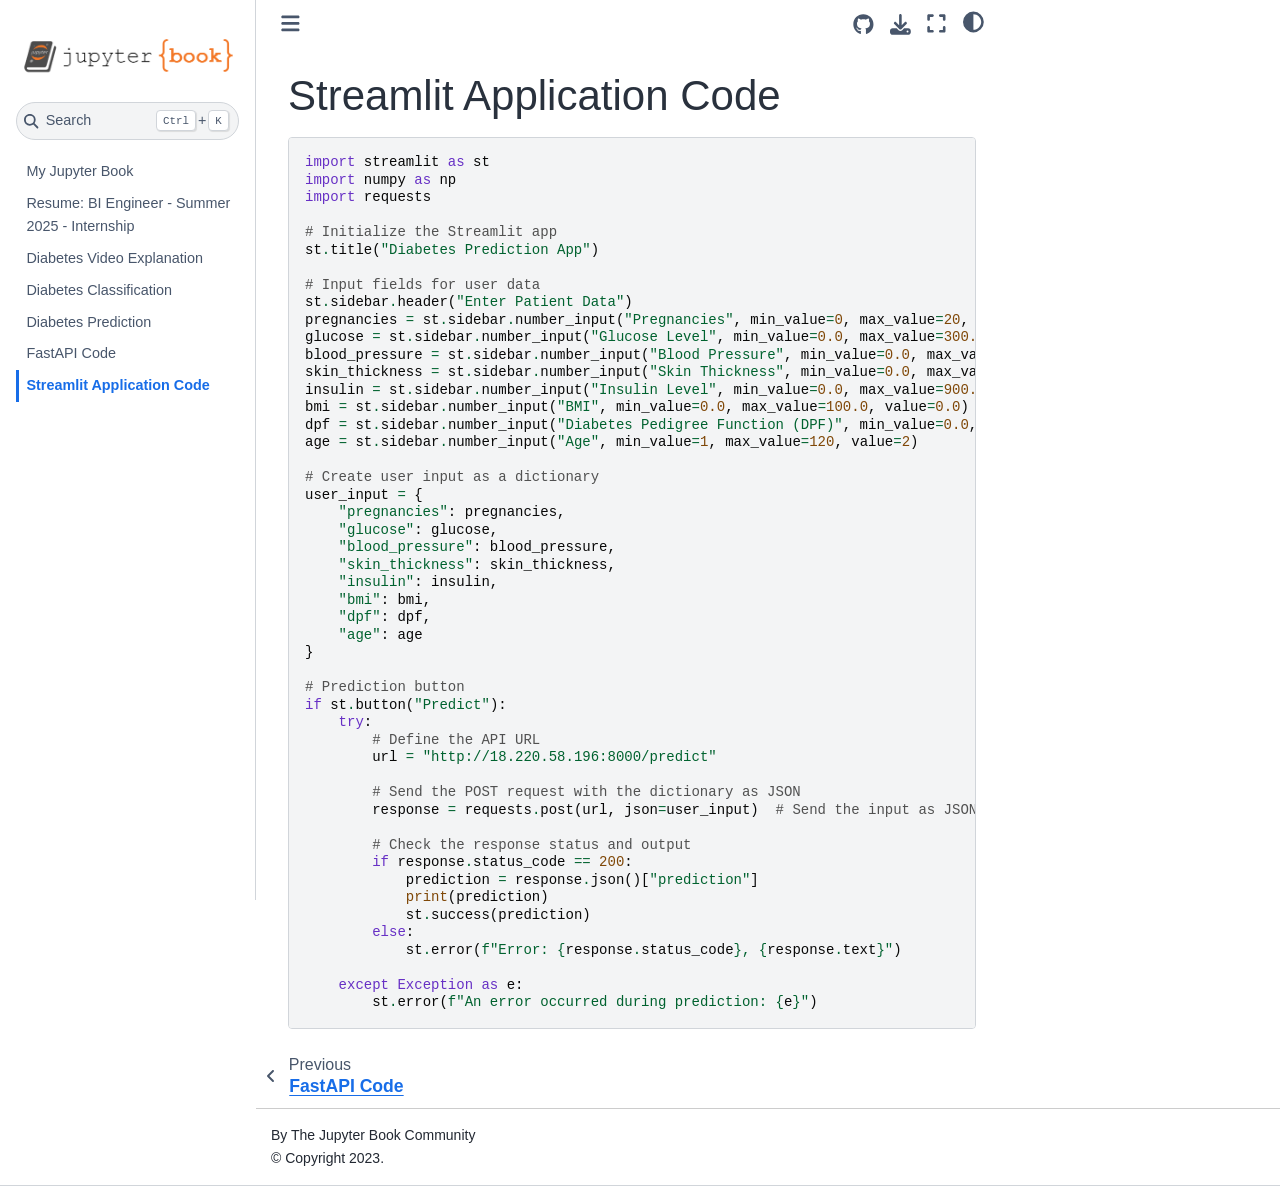
<file: app.html>
<!DOCTYPE html>


<html lang="en" data-content_root="./" >

  <head>
    <meta charset="utf-8" />
    <meta name="viewport" content="width=device-width, initial-scale=1.0" /><meta name="viewport" content="width=device-width, initial-scale=1" />

    <title>Streamlit Application Code &#8212; My sample book</title>
  
  
  
  <script data-cfasync="false">
    document.documentElement.dataset.mode = localStorage.getItem("mode") || "";
    document.documentElement.dataset.theme = localStorage.getItem("theme") || "";
  </script>
  <!--
    this give us a css class that will be invisible only if js is disabled
  -->
  <noscript>
    <style>
      .pst-js-only { display: none !important; }

    </style>
  </noscript>
  
  <!-- Loaded before other Sphinx assets -->
  <link href="_static/styles/theme.css?digest=8878045cc6db502f8baf" rel="stylesheet" />
<link href="_static/styles/pydata-sphinx-theme.css?digest=8878045cc6db502f8baf" rel="stylesheet" />

    <link rel="stylesheet" type="text/css" href="_static/pygments.css?v=fa44fd50" />
    <link rel="stylesheet" type="text/css" href="_static/styles/sphinx-book-theme.css?v=a3416100" />
    <link rel="stylesheet" type="text/css" href="_static/togglebutton.css?v=13237357" />
    <link rel="stylesheet" type="text/css" href="_static/copybutton.css?v=76b2166b" />
    <link rel="stylesheet" type="text/css" href="_static/mystnb.4510f1fc1dee50b3e5859aac5469c37c29e427902b24a333a5f9fcb2f0b3ac41.css?v=be8a1c11" />
    <link rel="stylesheet" type="text/css" href="_static/sphinx-thebe.css?v=4fa983c6" />
    <link rel="stylesheet" type="text/css" href="_static/sphinx-design.min.css?v=95c83b7e" />
  
  <!-- So that users can add custom icons -->
  <script src="_static/scripts/fontawesome.js?digest=8878045cc6db502f8baf"></script>
  <!-- Pre-loaded scripts that we'll load fully later -->
  <link rel="preload" as="script" href="_static/scripts/bootstrap.js?digest=8878045cc6db502f8baf" />
<link rel="preload" as="script" href="_static/scripts/pydata-sphinx-theme.js?digest=8878045cc6db502f8baf" />

    <script src="_static/documentation_options.js?v=9eb32ce0"></script>
    <script src="_static/doctools.js?v=9a2dae69"></script>
    <script src="_static/sphinx_highlight.js?v=dc90522c"></script>
    <script src="_static/clipboard.min.js?v=a7894cd8"></script>
    <script src="_static/copybutton.js?v=f281be69"></script>
    <script src="_static/scripts/sphinx-book-theme.js?v=887ef09a"></script>
    <script>let toggleHintShow = 'Click to show';</script>
    <script>let toggleHintHide = 'Click to hide';</script>
    <script>let toggleOpenOnPrint = 'true';</script>
    <script src="_static/togglebutton.js?v=4a39c7ea"></script>
    <script>var togglebuttonSelector = '.toggle, .admonition.dropdown';</script>
    <script src="_static/design-tabs.js?v=f930bc37"></script>
    <script>const THEBE_JS_URL = "https://unpkg.com/thebe@0.8.2/lib/index.js"; const thebe_selector = ".thebe,.cell"; const thebe_selector_input = "pre"; const thebe_selector_output = ".output, .cell_output"</script>
    <script async="async" src="_static/sphinx-thebe.js?v=c100c467"></script>
    <script>var togglebuttonSelector = '.toggle, .admonition.dropdown';</script>
    <script>const THEBE_JS_URL = "https://unpkg.com/thebe@0.8.2/lib/index.js"; const thebe_selector = ".thebe,.cell"; const thebe_selector_input = "pre"; const thebe_selector_output = ".output, .cell_output"</script>
    <script>DOCUMENTATION_OPTIONS.pagename = 'app';</script>
    <link rel="index" title="Index" href="genindex.html" />
    <link rel="search" title="Search" href="search.html" />
    <link rel="prev" title="FastAPI Code" href="main.html" />
  <meta name="viewport" content="width=device-width, initial-scale=1"/>
  <meta name="docsearch:language" content="en"/>
  <meta name="docsearch:version" content="" />
  </head>
  
  
  <body data-bs-spy="scroll" data-bs-target=".bd-toc-nav" data-offset="180" data-bs-root-margin="0px 0px -60%" data-default-mode="">

  
  
  <div id="pst-skip-link" class="skip-link d-print-none"><a href="#main-content">Skip to main content</a></div>
  
  <div id="pst-scroll-pixel-helper"></div>
  
  <button type="button" class="btn rounded-pill" id="pst-back-to-top">
    <i class="fa-solid fa-arrow-up"></i>Back to top</button>

  
  <dialog id="pst-search-dialog">
    
<form class="bd-search d-flex align-items-center"
      action="search.html"
      method="get">
  <i class="fa-solid fa-magnifying-glass"></i>
  <input type="search"
         class="form-control"
         name="q"
         placeholder="Search this book..."
         aria-label="Search this book..."
         autocomplete="off"
         autocorrect="off"
         autocapitalize="off"
         spellcheck="false"/>
  <span class="search-button__kbd-shortcut"><kbd class="kbd-shortcut__modifier">Ctrl</kbd>+<kbd>K</kbd></span>
</form>
  </dialog>

  <div class="pst-async-banner-revealer d-none">
  <aside id="bd-header-version-warning" class="d-none d-print-none" aria-label="Version warning"></aside>
</div>

  
    <header class="bd-header navbar navbar-expand-lg bd-navbar d-print-none">
    </header>
  

  <div class="bd-container">
    <div class="bd-container__inner bd-page-width">
      
      
      
      <dialog id="pst-primary-sidebar-modal"></dialog>
      <div id="pst-primary-sidebar" class="bd-sidebar-primary bd-sidebar">
        

  
  <div class="sidebar-header-items sidebar-primary__section">
    
    
    
    
  </div>
  
    <div class="sidebar-primary-items__start sidebar-primary__section">
        <div class="sidebar-primary-item">

  
    
  

<a class="navbar-brand logo" href="intro.html">
  
  
  
  
  
    
    
      
    
    
    <img src="_static/logo.png" class="logo__image only-light" alt="My sample book - Home"/>
    <img src="_static/logo.png" class="logo__image only-dark pst-js-only" alt="My sample book - Home"/>
  
  
</a></div>
        <div class="sidebar-primary-item">

<button class="btn search-button-field search-button__button pst-js-only" title="Search" aria-label="Search" data-bs-placement="bottom" data-bs-toggle="tooltip">
 <i class="fa-solid fa-magnifying-glass"></i>
 <span class="search-button__default-text">Search</span>
 <span class="search-button__kbd-shortcut"><kbd class="kbd-shortcut__modifier">Ctrl</kbd>+<kbd class="kbd-shortcut__modifier">K</kbd></span>
</button></div>
        <div class="sidebar-primary-item"><nav class="bd-links bd-docs-nav" aria-label="Main">
    <div class="bd-toc-item navbar-nav active">
        
        <ul class="nav bd-sidenav bd-sidenav__home-link">
            <li class="toctree-l1">
                <a class="reference internal" href="intro.html">
                    My Jupyter Book
                </a>
            </li>
        </ul>
        <ul class="current nav bd-sidenav">
<li class="toctree-l1"><a class="reference internal" href="Resume.html">Resume: BI Engineer - Summer 2025 - Internship</a></li>
<li class="toctree-l1"><a class="reference internal" href="DiabetesExplanation.html">Diabetes Video Explanation</a></li>
<li class="toctree-l1"><a class="reference internal" href="diabetes_prediction.html">Diabetes Classification</a></li>
<li class="toctree-l1"><a class="reference internal" href="Important-Links.html">Diabetes Prediction</a></li>
<li class="toctree-l1"><a class="reference internal" href="main.html">FastAPI Code</a></li>
<li class="toctree-l1 current active"><a class="current reference internal" href="#">Streamlit Application Code</a></li>
</ul>

    </div>
</nav></div>
    </div>
  
  
  <div class="sidebar-primary-items__end sidebar-primary__section">
      <div class="sidebar-primary-item">
<div id="ethical-ad-placement"
      class="flat"
      data-ea-publisher="readthedocs"
      data-ea-type="readthedocs-sidebar"
      data-ea-manual="true">
</div></div>
  </div>


      </div>
      
      <main id="main-content" class="bd-main" role="main">
        
        

<div class="sbt-scroll-pixel-helper"></div>

          <div class="bd-content">
            <div class="bd-article-container">
              
              <div class="bd-header-article d-print-none">
<div class="header-article-items header-article__inner">
  
    <div class="header-article-items__start">
      
        <div class="header-article-item"><button class="sidebar-toggle primary-toggle btn btn-sm" title="Toggle primary sidebar" data-bs-placement="bottom" data-bs-toggle="tooltip">
  <span class="fa-solid fa-bars"></span>
</button></div>
      
    </div>
  
  
    <div class="header-article-items__end">
      
        <div class="header-article-item">

<div class="article-header-buttons">





<div class="dropdown dropdown-source-buttons">
  <button class="btn dropdown-toggle" type="button" data-bs-toggle="dropdown" aria-expanded="false" aria-label="Source repositories">
    <i class="fab fa-github"></i>
  </button>
  <ul class="dropdown-menu">
      
      
      
      <li><a href="https://github.com/executablebooks/jupyter-book" target="_blank"
   class="btn btn-sm btn-source-repository-button dropdown-item"
   title="Source repository"
   data-bs-placement="left" data-bs-toggle="tooltip"
>
  

<span class="btn__icon-container">
  <i class="fab fa-github"></i>
  </span>
<span class="btn__text-container">Repository</span>
</a>
</li>
      
      
      
      
      <li><a href="https://github.com/executablebooks/jupyter-book/issues/new?title=Issue%20on%20page%20%2Fapp.html&body=Your%20issue%20content%20here." target="_blank"
   class="btn btn-sm btn-source-issues-button dropdown-item"
   title="Open an issue"
   data-bs-placement="left" data-bs-toggle="tooltip"
>
  

<span class="btn__icon-container">
  <i class="fas fa-lightbulb"></i>
  </span>
<span class="btn__text-container">Open issue</span>
</a>
</li>
      
  </ul>
</div>






<div class="dropdown dropdown-download-buttons">
  <button class="btn dropdown-toggle" type="button" data-bs-toggle="dropdown" aria-expanded="false" aria-label="Download this page">
    <i class="fas fa-download"></i>
  </button>
  <ul class="dropdown-menu">
      
      
      
      <li><a href="_sources/app.md" target="_blank"
   class="btn btn-sm btn-download-source-button dropdown-item"
   title="Download source file"
   data-bs-placement="left" data-bs-toggle="tooltip"
>
  

<span class="btn__icon-container">
  <i class="fas fa-file"></i>
  </span>
<span class="btn__text-container">.md</span>
</a>
</li>
      
      
      
      
      <li>
<button onclick="window.print()"
  class="btn btn-sm btn-download-pdf-button dropdown-item"
  title="Print to PDF"
  data-bs-placement="left" data-bs-toggle="tooltip"
>
  

<span class="btn__icon-container">
  <i class="fas fa-file-pdf"></i>
  </span>
<span class="btn__text-container">.pdf</span>
</button>
</li>
      
  </ul>
</div>




<button onclick="toggleFullScreen()"
  class="btn btn-sm btn-fullscreen-button"
  title="Fullscreen mode"
  data-bs-placement="bottom" data-bs-toggle="tooltip"
>
  

<span class="btn__icon-container">
  <i class="fas fa-expand"></i>
  </span>

</button>



<button class="btn btn-sm nav-link pst-navbar-icon theme-switch-button pst-js-only" aria-label="Color mode" data-bs-title="Color mode"  data-bs-placement="bottom" data-bs-toggle="tooltip">
  <i class="theme-switch fa-solid fa-sun                fa-lg" data-mode="light" title="Light"></i>
  <i class="theme-switch fa-solid fa-moon               fa-lg" data-mode="dark"  title="Dark"></i>
  <i class="theme-switch fa-solid fa-circle-half-stroke fa-lg" data-mode="auto"  title="System Settings"></i>
</button>


<button class="btn btn-sm pst-navbar-icon search-button search-button__button pst-js-only" title="Search" aria-label="Search" data-bs-placement="bottom" data-bs-toggle="tooltip">
    <i class="fa-solid fa-magnifying-glass fa-lg"></i>
</button>

</div></div>
      
    </div>
  
</div>
</div>
              
              

<div id="jb-print-docs-body" class="onlyprint">
    <h1>Streamlit Application Code</h1>
    <!-- Table of contents -->
    <div id="print-main-content">
        <div id="jb-print-toc">
            
        </div>
    </div>
</div>

              
                
<div id="searchbox"></div>
                <article class="bd-article">
                  
  <section class="tex2jax_ignore mathjax_ignore" id="streamlit-application-code">
<h1>Streamlit Application Code<a class="headerlink" href="#streamlit-application-code" title="Link to this heading">#</a></h1>
<div class="highlight-python notranslate"><div class="highlight"><pre><span></span><span class="kn">import</span> <span class="nn">streamlit</span> <span class="k">as</span> <span class="nn">st</span>
<span class="kn">import</span> <span class="nn">numpy</span> <span class="k">as</span> <span class="nn">np</span>
<span class="kn">import</span> <span class="nn">requests</span>

<span class="c1"># Initialize the Streamlit app</span>
<span class="n">st</span><span class="o">.</span><span class="n">title</span><span class="p">(</span><span class="s2">&quot;Diabetes Prediction App&quot;</span><span class="p">)</span>

<span class="c1"># Input fields for user data</span>
<span class="n">st</span><span class="o">.</span><span class="n">sidebar</span><span class="o">.</span><span class="n">header</span><span class="p">(</span><span class="s2">&quot;Enter Patient Data&quot;</span><span class="p">)</span>
<span class="n">pregnancies</span> <span class="o">=</span> <span class="n">st</span><span class="o">.</span><span class="n">sidebar</span><span class="o">.</span><span class="n">number_input</span><span class="p">(</span><span class="s2">&quot;Pregnancies&quot;</span><span class="p">,</span> <span class="n">min_value</span><span class="o">=</span><span class="mi">0</span><span class="p">,</span> <span class="n">max_value</span><span class="o">=</span><span class="mi">20</span><span class="p">,</span> <span class="n">value</span><span class="o">=</span><span class="mi">0</span><span class="p">)</span>
<span class="n">glucose</span> <span class="o">=</span> <span class="n">st</span><span class="o">.</span><span class="n">sidebar</span><span class="o">.</span><span class="n">number_input</span><span class="p">(</span><span class="s2">&quot;Glucose Level&quot;</span><span class="p">,</span> <span class="n">min_value</span><span class="o">=</span><span class="mf">0.0</span><span class="p">,</span> <span class="n">max_value</span><span class="o">=</span><span class="mf">300.0</span><span class="p">,</span> <span class="n">value</span><span class="o">=</span><span class="mf">0.0</span><span class="p">)</span>
<span class="n">blood_pressure</span> <span class="o">=</span> <span class="n">st</span><span class="o">.</span><span class="n">sidebar</span><span class="o">.</span><span class="n">number_input</span><span class="p">(</span><span class="s2">&quot;Blood Pressure&quot;</span><span class="p">,</span> <span class="n">min_value</span><span class="o">=</span><span class="mf">0.0</span><span class="p">,</span> <span class="n">max_value</span><span class="o">=</span><span class="mf">200.0</span><span class="p">,</span> <span class="n">value</span><span class="o">=</span><span class="mf">80.0</span><span class="p">)</span>
<span class="n">skin_thickness</span> <span class="o">=</span> <span class="n">st</span><span class="o">.</span><span class="n">sidebar</span><span class="o">.</span><span class="n">number_input</span><span class="p">(</span><span class="s2">&quot;Skin Thickness&quot;</span><span class="p">,</span> <span class="n">min_value</span><span class="o">=</span><span class="mf">0.0</span><span class="p">,</span> <span class="n">max_value</span><span class="o">=</span><span class="mf">100.0</span><span class="p">,</span> <span class="n">value</span><span class="o">=</span><span class="mf">21.0</span><span class="p">)</span>
<span class="n">insulin</span> <span class="o">=</span> <span class="n">st</span><span class="o">.</span><span class="n">sidebar</span><span class="o">.</span><span class="n">number_input</span><span class="p">(</span><span class="s2">&quot;Insulin Level&quot;</span><span class="p">,</span> <span class="n">min_value</span><span class="o">=</span><span class="mf">0.0</span><span class="p">,</span> <span class="n">max_value</span><span class="o">=</span><span class="mf">900.0</span><span class="p">,</span> <span class="n">value</span><span class="o">=</span><span class="mf">90.0</span><span class="p">)</span>
<span class="n">bmi</span> <span class="o">=</span> <span class="n">st</span><span class="o">.</span><span class="n">sidebar</span><span class="o">.</span><span class="n">number_input</span><span class="p">(</span><span class="s2">&quot;BMI&quot;</span><span class="p">,</span> <span class="n">min_value</span><span class="o">=</span><span class="mf">0.0</span><span class="p">,</span> <span class="n">max_value</span><span class="o">=</span><span class="mf">100.0</span><span class="p">,</span> <span class="n">value</span><span class="o">=</span><span class="mf">0.0</span><span class="p">)</span>
<span class="n">dpf</span> <span class="o">=</span> <span class="n">st</span><span class="o">.</span><span class="n">sidebar</span><span class="o">.</span><span class="n">number_input</span><span class="p">(</span><span class="s2">&quot;Diabetes Pedigree Function (DPF)&quot;</span><span class="p">,</span> <span class="n">min_value</span><span class="o">=</span><span class="mf">0.0</span><span class="p">,</span> <span class="n">max_value</span><span class="o">=</span><span class="mf">3.0</span><span class="p">,</span> <span class="n">value</span><span class="o">=</span><span class="mf">0.2</span><span class="p">)</span>
<span class="n">age</span> <span class="o">=</span> <span class="n">st</span><span class="o">.</span><span class="n">sidebar</span><span class="o">.</span><span class="n">number_input</span><span class="p">(</span><span class="s2">&quot;Age&quot;</span><span class="p">,</span> <span class="n">min_value</span><span class="o">=</span><span class="mi">1</span><span class="p">,</span> <span class="n">max_value</span><span class="o">=</span><span class="mi">120</span><span class="p">,</span> <span class="n">value</span><span class="o">=</span><span class="mi">2</span><span class="p">)</span>

<span class="c1"># Create user input as a dictionary</span>
<span class="n">user_input</span> <span class="o">=</span> <span class="p">{</span>
    <span class="s2">&quot;pregnancies&quot;</span><span class="p">:</span> <span class="n">pregnancies</span><span class="p">,</span>
    <span class="s2">&quot;glucose&quot;</span><span class="p">:</span> <span class="n">glucose</span><span class="p">,</span>
    <span class="s2">&quot;blood_pressure&quot;</span><span class="p">:</span> <span class="n">blood_pressure</span><span class="p">,</span>
    <span class="s2">&quot;skin_thickness&quot;</span><span class="p">:</span> <span class="n">skin_thickness</span><span class="p">,</span>
    <span class="s2">&quot;insulin&quot;</span><span class="p">:</span> <span class="n">insulin</span><span class="p">,</span>
    <span class="s2">&quot;bmi&quot;</span><span class="p">:</span> <span class="n">bmi</span><span class="p">,</span>
    <span class="s2">&quot;dpf&quot;</span><span class="p">:</span> <span class="n">dpf</span><span class="p">,</span>
    <span class="s2">&quot;age&quot;</span><span class="p">:</span> <span class="n">age</span>
<span class="p">}</span>

<span class="c1"># Prediction button</span>
<span class="k">if</span> <span class="n">st</span><span class="o">.</span><span class="n">button</span><span class="p">(</span><span class="s2">&quot;Predict&quot;</span><span class="p">):</span>
    <span class="k">try</span><span class="p">:</span>
        <span class="c1"># Define the API URL</span>
        <span class="n">url</span> <span class="o">=</span> <span class="s2">&quot;http://18.220.58.196:8000/predict&quot;</span>

        <span class="c1"># Send the POST request with the dictionary as JSON</span>
        <span class="n">response</span> <span class="o">=</span> <span class="n">requests</span><span class="o">.</span><span class="n">post</span><span class="p">(</span><span class="n">url</span><span class="p">,</span> <span class="n">json</span><span class="o">=</span><span class="n">user_input</span><span class="p">)</span>  <span class="c1"># Send the input as JSON</span>

        <span class="c1"># Check the response status and output</span>
        <span class="k">if</span> <span class="n">response</span><span class="o">.</span><span class="n">status_code</span> <span class="o">==</span> <span class="mi">200</span><span class="p">:</span>
            <span class="n">prediction</span> <span class="o">=</span> <span class="n">response</span><span class="o">.</span><span class="n">json</span><span class="p">()[</span><span class="s2">&quot;prediction&quot;</span><span class="p">]</span>
            <span class="nb">print</span><span class="p">(</span><span class="n">prediction</span><span class="p">)</span>
            <span class="n">st</span><span class="o">.</span><span class="n">success</span><span class="p">(</span><span class="n">prediction</span><span class="p">)</span>
        <span class="k">else</span><span class="p">:</span>
            <span class="n">st</span><span class="o">.</span><span class="n">error</span><span class="p">(</span><span class="sa">f</span><span class="s2">&quot;Error: </span><span class="si">{</span><span class="n">response</span><span class="o">.</span><span class="n">status_code</span><span class="si">}</span><span class="s2">, </span><span class="si">{</span><span class="n">response</span><span class="o">.</span><span class="n">text</span><span class="si">}</span><span class="s2">&quot;</span><span class="p">)</span>

    <span class="k">except</span> <span class="ne">Exception</span> <span class="k">as</span> <span class="n">e</span><span class="p">:</span>
        <span class="n">st</span><span class="o">.</span><span class="n">error</span><span class="p">(</span><span class="sa">f</span><span class="s2">&quot;An error occurred during prediction: </span><span class="si">{</span><span class="n">e</span><span class="si">}</span><span class="s2">&quot;</span><span class="p">)</span>
</pre></div>
</div>
</section>

    <script type="text/x-thebe-config">
    {
        requestKernel: true,
        binderOptions: {
            repo: "binder-examples/jupyter-stacks-datascience",
            ref: "master",
        },
        codeMirrorConfig: {
            theme: "abcdef",
            mode: "python"
        },
        kernelOptions: {
            name: "python3",
            path: "./."
        },
        predefinedOutput: true
    }
    </script>
    <script>kernelName = 'python3'</script>

                </article>
              

              
              
              
              
                <footer class="prev-next-footer d-print-none">
                  
<div class="prev-next-area">
    <a class="left-prev"
       href="main.html"
       title="previous page">
      <i class="fa-solid fa-angle-left"></i>
      <div class="prev-next-info">
        <p class="prev-next-subtitle">previous</p>
        <p class="prev-next-title">FastAPI Code</p>
      </div>
    </a>
</div>
                </footer>
              
            </div>
            
            
              
            
          </div>
          <footer class="bd-footer-content">
            
<div class="bd-footer-content__inner container">
  
  <div class="footer-item">
    
<p class="component-author">
By The Jupyter Book Community
</p>

  </div>
  
  <div class="footer-item">
    

  <p class="copyright">
    
      © Copyright 2023.
      <br/>
    
  </p>

  </div>
  
  <div class="footer-item">
    
  </div>
  
  <div class="footer-item">
    
  </div>
  
</div>
          </footer>
        

      </main>
    </div>
  </div>
  
  <!-- Scripts loaded after <body> so the DOM is not blocked -->
  <script defer src="_static/scripts/bootstrap.js?digest=8878045cc6db502f8baf"></script>
<script defer src="_static/scripts/pydata-sphinx-theme.js?digest=8878045cc6db502f8baf"></script>

  <footer class="bd-footer">
  </footer>
  </body>
</html>
</file>
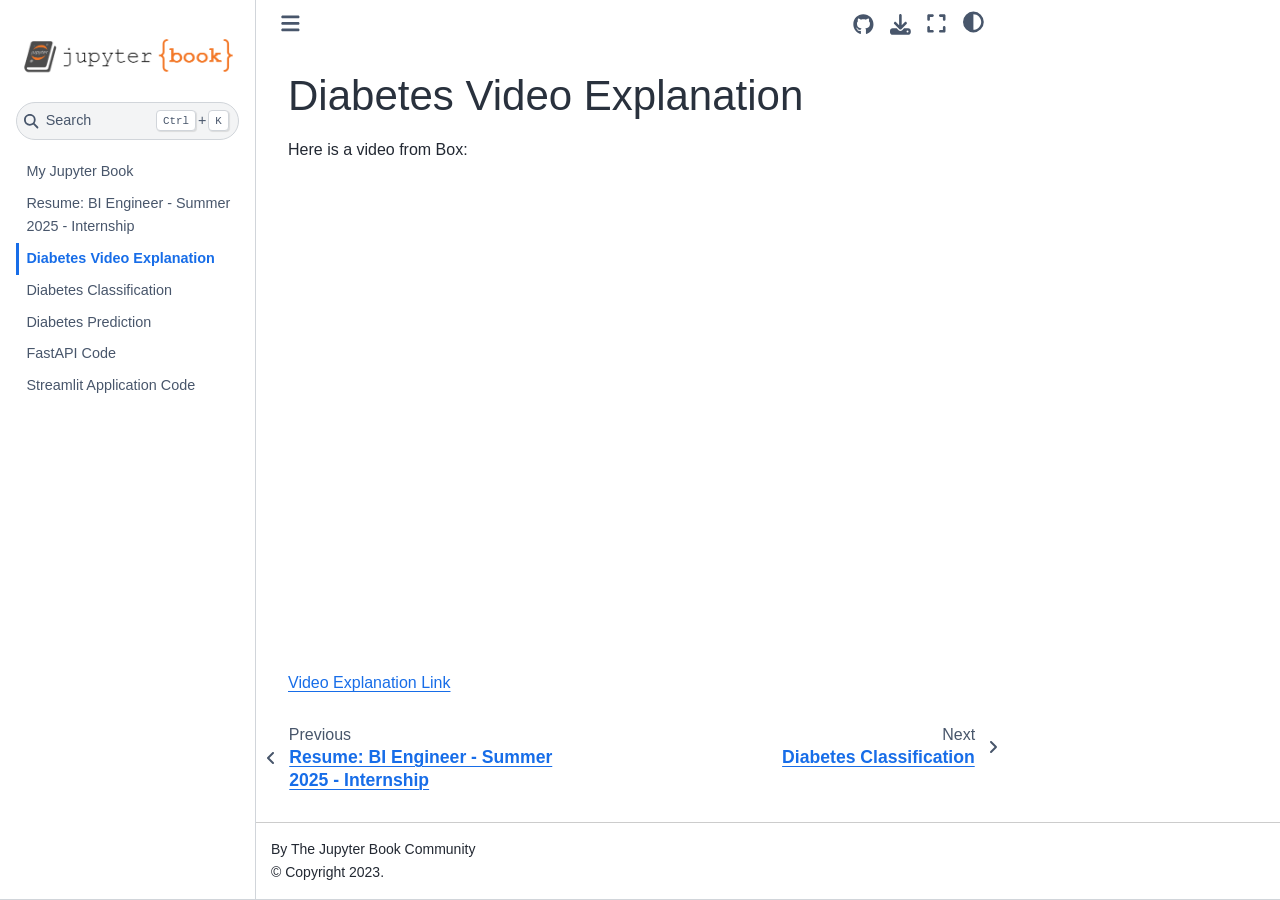
<file: DiabetesExplanation.html>
<!DOCTYPE html>


<html lang="en" data-content_root="./" >

  <head>
    <meta charset="utf-8" />
    <meta name="viewport" content="width=device-width, initial-scale=1.0" /><meta name="viewport" content="width=device-width, initial-scale=1" />

    <title>Diabetes Video Explanation &#8212; My sample book</title>
  
  
  
  <script data-cfasync="false">
    document.documentElement.dataset.mode = localStorage.getItem("mode") || "";
    document.documentElement.dataset.theme = localStorage.getItem("theme") || "";
  </script>
  <!--
    this give us a css class that will be invisible only if js is disabled
  -->
  <noscript>
    <style>
      .pst-js-only { display: none !important; }

    </style>
  </noscript>
  
  <!-- Loaded before other Sphinx assets -->
  <link href="_static/styles/theme.css?digest=8878045cc6db502f8baf" rel="stylesheet" />
<link href="_static/styles/pydata-sphinx-theme.css?digest=8878045cc6db502f8baf" rel="stylesheet" />

    <link rel="stylesheet" type="text/css" href="_static/pygments.css?v=fa44fd50" />
    <link rel="stylesheet" type="text/css" href="_static/styles/sphinx-book-theme.css?v=a3416100" />
    <link rel="stylesheet" type="text/css" href="_static/togglebutton.css?v=13237357" />
    <link rel="stylesheet" type="text/css" href="_static/copybutton.css?v=76b2166b" />
    <link rel="stylesheet" type="text/css" href="_static/mystnb.4510f1fc1dee50b3e5859aac5469c37c29e427902b24a333a5f9fcb2f0b3ac41.css?v=be8a1c11" />
    <link rel="stylesheet" type="text/css" href="_static/sphinx-thebe.css?v=4fa983c6" />
    <link rel="stylesheet" type="text/css" href="_static/sphinx-design.min.css?v=95c83b7e" />
  
  <!-- So that users can add custom icons -->
  <script src="_static/scripts/fontawesome.js?digest=8878045cc6db502f8baf"></script>
  <!-- Pre-loaded scripts that we'll load fully later -->
  <link rel="preload" as="script" href="_static/scripts/bootstrap.js?digest=8878045cc6db502f8baf" />
<link rel="preload" as="script" href="_static/scripts/pydata-sphinx-theme.js?digest=8878045cc6db502f8baf" />

    <script src="_static/documentation_options.js?v=9eb32ce0"></script>
    <script src="_static/doctools.js?v=9a2dae69"></script>
    <script src="_static/sphinx_highlight.js?v=dc90522c"></script>
    <script src="_static/clipboard.min.js?v=a7894cd8"></script>
    <script src="_static/copybutton.js?v=f281be69"></script>
    <script src="_static/scripts/sphinx-book-theme.js?v=887ef09a"></script>
    <script>let toggleHintShow = 'Click to show';</script>
    <script>let toggleHintHide = 'Click to hide';</script>
    <script>let toggleOpenOnPrint = 'true';</script>
    <script src="_static/togglebutton.js?v=4a39c7ea"></script>
    <script>var togglebuttonSelector = '.toggle, .admonition.dropdown';</script>
    <script src="_static/design-tabs.js?v=f930bc37"></script>
    <script>const THEBE_JS_URL = "https://unpkg.com/thebe@0.8.2/lib/index.js"; const thebe_selector = ".thebe,.cell"; const thebe_selector_input = "pre"; const thebe_selector_output = ".output, .cell_output"</script>
    <script async="async" src="_static/sphinx-thebe.js?v=c100c467"></script>
    <script>var togglebuttonSelector = '.toggle, .admonition.dropdown';</script>
    <script>const THEBE_JS_URL = "https://unpkg.com/thebe@0.8.2/lib/index.js"; const thebe_selector = ".thebe,.cell"; const thebe_selector_input = "pre"; const thebe_selector_output = ".output, .cell_output"</script>
    <script>DOCUMENTATION_OPTIONS.pagename = 'DiabetesExplanation';</script>
    <link rel="index" title="Index" href="genindex.html" />
    <link rel="search" title="Search" href="search.html" />
    <link rel="next" title="Diabetes Classification" href="diabetes_prediction.html" />
    <link rel="prev" title="Resume: BI Engineer - Summer 2025 - Internship" href="Resume.html" />
  <meta name="viewport" content="width=device-width, initial-scale=1"/>
  <meta name="docsearch:language" content="en"/>
  <meta name="docsearch:version" content="" />
  </head>
  
  
  <body data-bs-spy="scroll" data-bs-target=".bd-toc-nav" data-offset="180" data-bs-root-margin="0px 0px -60%" data-default-mode="">

  
  
  <div id="pst-skip-link" class="skip-link d-print-none"><a href="#main-content">Skip to main content</a></div>
  
  <div id="pst-scroll-pixel-helper"></div>
  
  <button type="button" class="btn rounded-pill" id="pst-back-to-top">
    <i class="fa-solid fa-arrow-up"></i>Back to top</button>

  
  <dialog id="pst-search-dialog">
    
<form class="bd-search d-flex align-items-center"
      action="search.html"
      method="get">
  <i class="fa-solid fa-magnifying-glass"></i>
  <input type="search"
         class="form-control"
         name="q"
         placeholder="Search this book..."
         aria-label="Search this book..."
         autocomplete="off"
         autocorrect="off"
         autocapitalize="off"
         spellcheck="false"/>
  <span class="search-button__kbd-shortcut"><kbd class="kbd-shortcut__modifier">Ctrl</kbd>+<kbd>K</kbd></span>
</form>
  </dialog>

  <div class="pst-async-banner-revealer d-none">
  <aside id="bd-header-version-warning" class="d-none d-print-none" aria-label="Version warning"></aside>
</div>

  
    <header class="bd-header navbar navbar-expand-lg bd-navbar d-print-none">
    </header>
  

  <div class="bd-container">
    <div class="bd-container__inner bd-page-width">
      
      
      
      <dialog id="pst-primary-sidebar-modal"></dialog>
      <div id="pst-primary-sidebar" class="bd-sidebar-primary bd-sidebar">
        

  
  <div class="sidebar-header-items sidebar-primary__section">
    
    
    
    
  </div>
  
    <div class="sidebar-primary-items__start sidebar-primary__section">
        <div class="sidebar-primary-item">

  
    
  

<a class="navbar-brand logo" href="intro.html">
  
  
  
  
  
    
    
      
    
    
    <img src="_static/logo.png" class="logo__image only-light" alt="My sample book - Home"/>
    <img src="_static/logo.png" class="logo__image only-dark pst-js-only" alt="My sample book - Home"/>
  
  
</a></div>
        <div class="sidebar-primary-item">

<button class="btn search-button-field search-button__button pst-js-only" title="Search" aria-label="Search" data-bs-placement="bottom" data-bs-toggle="tooltip">
 <i class="fa-solid fa-magnifying-glass"></i>
 <span class="search-button__default-text">Search</span>
 <span class="search-button__kbd-shortcut"><kbd class="kbd-shortcut__modifier">Ctrl</kbd>+<kbd class="kbd-shortcut__modifier">K</kbd></span>
</button></div>
        <div class="sidebar-primary-item"><nav class="bd-links bd-docs-nav" aria-label="Main">
    <div class="bd-toc-item navbar-nav active">
        
        <ul class="nav bd-sidenav bd-sidenav__home-link">
            <li class="toctree-l1">
                <a class="reference internal" href="intro.html">
                    My Jupyter Book
                </a>
            </li>
        </ul>
        <ul class="current nav bd-sidenav">
<li class="toctree-l1"><a class="reference internal" href="Resume.html">Resume: BI Engineer - Summer 2025 - Internship</a></li>
<li class="toctree-l1 current active"><a class="current reference internal" href="#">Diabetes Video Explanation</a></li>
<li class="toctree-l1"><a class="reference internal" href="diabetes_prediction.html">Diabetes Classification</a></li>
<li class="toctree-l1"><a class="reference internal" href="Important-Links.html">Diabetes Prediction</a></li>
<li class="toctree-l1"><a class="reference internal" href="main.html">FastAPI Code</a></li>
<li class="toctree-l1"><a class="reference internal" href="app.html">Streamlit Application Code</a></li>
</ul>

    </div>
</nav></div>
    </div>
  
  
  <div class="sidebar-primary-items__end sidebar-primary__section">
      <div class="sidebar-primary-item">
<div id="ethical-ad-placement"
      class="flat"
      data-ea-publisher="readthedocs"
      data-ea-type="readthedocs-sidebar"
      data-ea-manual="true">
</div></div>
  </div>


      </div>
      
      <main id="main-content" class="bd-main" role="main">
        
        

<div class="sbt-scroll-pixel-helper"></div>

          <div class="bd-content">
            <div class="bd-article-container">
              
              <div class="bd-header-article d-print-none">
<div class="header-article-items header-article__inner">
  
    <div class="header-article-items__start">
      
        <div class="header-article-item"><button class="sidebar-toggle primary-toggle btn btn-sm" title="Toggle primary sidebar" data-bs-placement="bottom" data-bs-toggle="tooltip">
  <span class="fa-solid fa-bars"></span>
</button></div>
      
    </div>
  
  
    <div class="header-article-items__end">
      
        <div class="header-article-item">

<div class="article-header-buttons">





<div class="dropdown dropdown-source-buttons">
  <button class="btn dropdown-toggle" type="button" data-bs-toggle="dropdown" aria-expanded="false" aria-label="Source repositories">
    <i class="fab fa-github"></i>
  </button>
  <ul class="dropdown-menu">
      
      
      
      <li><a href="https://github.com/executablebooks/jupyter-book" target="_blank"
   class="btn btn-sm btn-source-repository-button dropdown-item"
   title="Source repository"
   data-bs-placement="left" data-bs-toggle="tooltip"
>
  

<span class="btn__icon-container">
  <i class="fab fa-github"></i>
  </span>
<span class="btn__text-container">Repository</span>
</a>
</li>
      
      
      
      
      <li><a href="https://github.com/executablebooks/jupyter-book/issues/new?title=Issue%20on%20page%20%2FDiabetesExplanation.html&body=Your%20issue%20content%20here." target="_blank"
   class="btn btn-sm btn-source-issues-button dropdown-item"
   title="Open an issue"
   data-bs-placement="left" data-bs-toggle="tooltip"
>
  

<span class="btn__icon-container">
  <i class="fas fa-lightbulb"></i>
  </span>
<span class="btn__text-container">Open issue</span>
</a>
</li>
      
  </ul>
</div>






<div class="dropdown dropdown-download-buttons">
  <button class="btn dropdown-toggle" type="button" data-bs-toggle="dropdown" aria-expanded="false" aria-label="Download this page">
    <i class="fas fa-download"></i>
  </button>
  <ul class="dropdown-menu">
      
      
      
      <li><a href="_sources/DiabetesExplanation.md" target="_blank"
   class="btn btn-sm btn-download-source-button dropdown-item"
   title="Download source file"
   data-bs-placement="left" data-bs-toggle="tooltip"
>
  

<span class="btn__icon-container">
  <i class="fas fa-file"></i>
  </span>
<span class="btn__text-container">.md</span>
</a>
</li>
      
      
      
      
      <li>
<button onclick="window.print()"
  class="btn btn-sm btn-download-pdf-button dropdown-item"
  title="Print to PDF"
  data-bs-placement="left" data-bs-toggle="tooltip"
>
  

<span class="btn__icon-container">
  <i class="fas fa-file-pdf"></i>
  </span>
<span class="btn__text-container">.pdf</span>
</button>
</li>
      
  </ul>
</div>




<button onclick="toggleFullScreen()"
  class="btn btn-sm btn-fullscreen-button"
  title="Fullscreen mode"
  data-bs-placement="bottom" data-bs-toggle="tooltip"
>
  

<span class="btn__icon-container">
  <i class="fas fa-expand"></i>
  </span>

</button>



<button class="btn btn-sm nav-link pst-navbar-icon theme-switch-button pst-js-only" aria-label="Color mode" data-bs-title="Color mode"  data-bs-placement="bottom" data-bs-toggle="tooltip">
  <i class="theme-switch fa-solid fa-sun                fa-lg" data-mode="light" title="Light"></i>
  <i class="theme-switch fa-solid fa-moon               fa-lg" data-mode="dark"  title="Dark"></i>
  <i class="theme-switch fa-solid fa-circle-half-stroke fa-lg" data-mode="auto"  title="System Settings"></i>
</button>


<button class="btn btn-sm pst-navbar-icon search-button search-button__button pst-js-only" title="Search" aria-label="Search" data-bs-placement="bottom" data-bs-toggle="tooltip">
    <i class="fa-solid fa-magnifying-glass fa-lg"></i>
</button>

</div></div>
      
    </div>
  
</div>
</div>
              
              

<div id="jb-print-docs-body" class="onlyprint">
    <h1>Diabetes Video Explanation</h1>
    <!-- Table of contents -->
    <div id="print-main-content">
        <div id="jb-print-toc">
            
        </div>
    </div>
</div>

              
                
<div id="searchbox"></div>
                <article class="bd-article">
                  
  <section class="tex2jax_ignore mathjax_ignore" id="diabetes-video-explanation">
<h1>Diabetes Video Explanation<a class="headerlink" href="#diabetes-video-explanation" title="Link to this heading">#</a></h1>
<p>Here is a video from Box:</p>
<iframe src="https://buffalo.box.com/v/cbundele-diabestes" width="640" height="480" frameborder="0" webkitallowfullscreen mozallowfullscreen allowfullscreen></iframe>
<p><a class="reference internal" href="#%22https://buffalo.box.com/v/cbundele-diabestes%22"><span class="xref myst">Video Explanation Link</span></a></p>
</section>

    <script type="text/x-thebe-config">
    {
        requestKernel: true,
        binderOptions: {
            repo: "binder-examples/jupyter-stacks-datascience",
            ref: "master",
        },
        codeMirrorConfig: {
            theme: "abcdef",
            mode: "python"
        },
        kernelOptions: {
            name: "python3",
            path: "./."
        },
        predefinedOutput: true
    }
    </script>
    <script>kernelName = 'python3'</script>

                </article>
              

              
              
              
              
                <footer class="prev-next-footer d-print-none">
                  
<div class="prev-next-area">
    <a class="left-prev"
       href="Resume.html"
       title="previous page">
      <i class="fa-solid fa-angle-left"></i>
      <div class="prev-next-info">
        <p class="prev-next-subtitle">previous</p>
        <p class="prev-next-title">Resume: BI Engineer - Summer 2025 - Internship</p>
      </div>
    </a>
    <a class="right-next"
       href="diabetes_prediction.html"
       title="next page">
      <div class="prev-next-info">
        <p class="prev-next-subtitle">next</p>
        <p class="prev-next-title">Diabetes Classification</p>
      </div>
      <i class="fa-solid fa-angle-right"></i>
    </a>
</div>
                </footer>
              
            </div>
            
            
              
            
          </div>
          <footer class="bd-footer-content">
            
<div class="bd-footer-content__inner container">
  
  <div class="footer-item">
    
<p class="component-author">
By The Jupyter Book Community
</p>

  </div>
  
  <div class="footer-item">
    

  <p class="copyright">
    
      © Copyright 2023.
      <br/>
    
  </p>

  </div>
  
  <div class="footer-item">
    
  </div>
  
  <div class="footer-item">
    
  </div>
  
</div>
          </footer>
        

      </main>
    </div>
  </div>
  
  <!-- Scripts loaded after <body> so the DOM is not blocked -->
  <script defer src="_static/scripts/bootstrap.js?digest=8878045cc6db502f8baf"></script>
<script defer src="_static/scripts/pydata-sphinx-theme.js?digest=8878045cc6db502f8baf"></script>

  <footer class="bd-footer">
  </footer>
  </body>
</html>
</file>
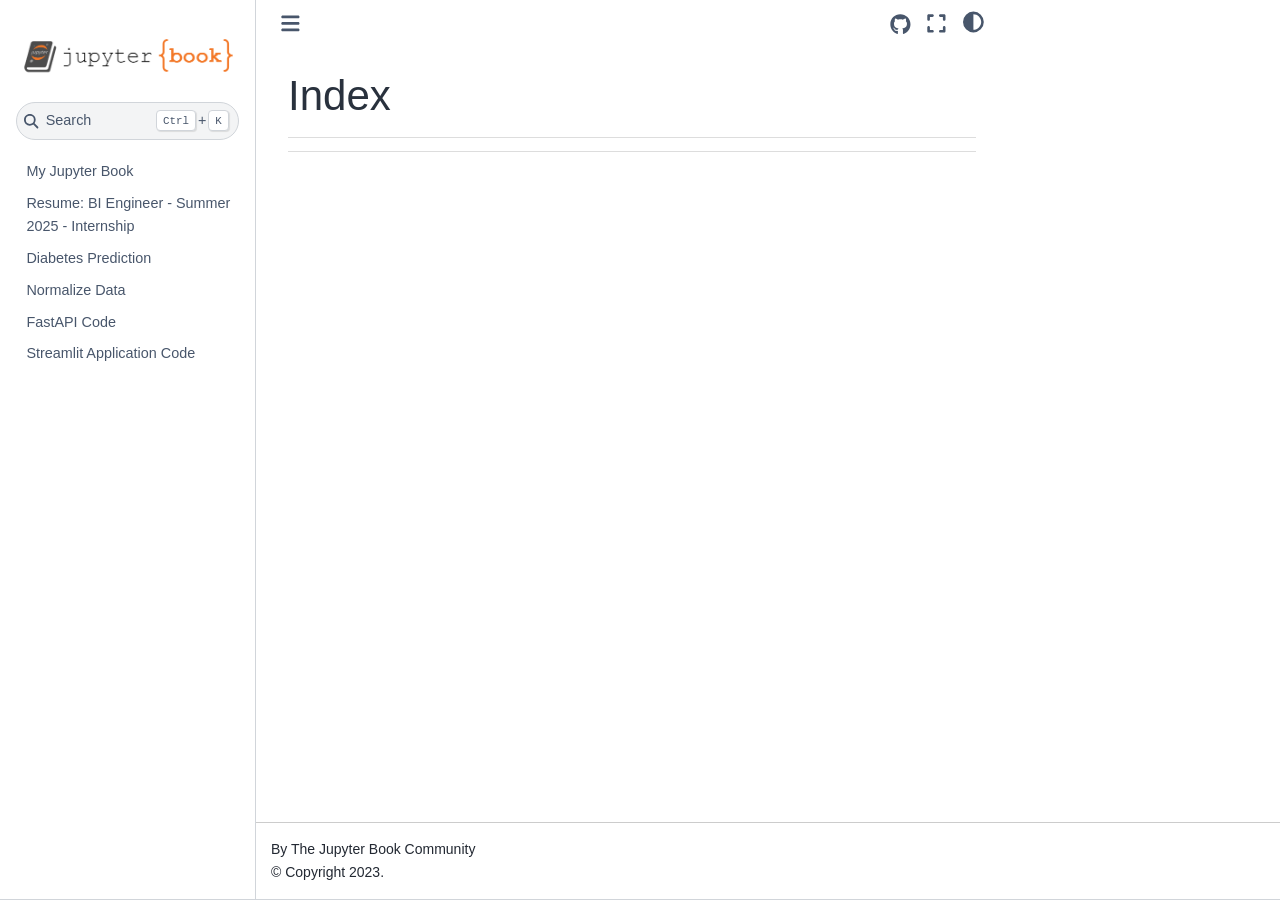
<file: genindex.html>
<!DOCTYPE html>


<html lang="en" data-content_root="./" >

  <head>
    <meta charset="utf-8" />
    <meta name="viewport" content="width=device-width, initial-scale=1.0" />
    <title>Index &#8212; My sample book</title>
  
  
  
  <script data-cfasync="false">
    document.documentElement.dataset.mode = localStorage.getItem("mode") || "";
    document.documentElement.dataset.theme = localStorage.getItem("theme") || "";
  </script>
  <!--
    this give us a css class that will be invisible only if js is disabled
  -->
  <noscript>
    <style>
      .pst-js-only { display: none !important; }

    </style>
  </noscript>
  
  <!-- Loaded before other Sphinx assets -->
  <link href="_static/styles/theme.css?digest=8878045cc6db502f8baf" rel="stylesheet" />
<link href="_static/styles/pydata-sphinx-theme.css?digest=8878045cc6db502f8baf" rel="stylesheet" />

    <link rel="stylesheet" type="text/css" href="_static/pygments.css?v=fa44fd50" />
    <link rel="stylesheet" type="text/css" href="_static/styles/sphinx-book-theme.css?v=a3416100" />
    <link rel="stylesheet" type="text/css" href="_static/togglebutton.css?v=13237357" />
    <link rel="stylesheet" type="text/css" href="_static/copybutton.css?v=76b2166b" />
    <link rel="stylesheet" type="text/css" href="_static/mystnb.4510f1fc1dee50b3e5859aac5469c37c29e427902b24a333a5f9fcb2f0b3ac41.css?v=be8a1c11" />
    <link rel="stylesheet" type="text/css" href="_static/sphinx-thebe.css?v=4fa983c6" />
    <link rel="stylesheet" type="text/css" href="_static/sphinx-design.min.css?v=95c83b7e" />
  
  <!-- So that users can add custom icons -->
  <script src="_static/scripts/fontawesome.js?digest=8878045cc6db502f8baf"></script>
  <!-- Pre-loaded scripts that we'll load fully later -->
  <link rel="preload" as="script" href="_static/scripts/bootstrap.js?digest=8878045cc6db502f8baf" />
<link rel="preload" as="script" href="_static/scripts/pydata-sphinx-theme.js?digest=8878045cc6db502f8baf" />

    <script src="_static/documentation_options.js?v=9eb32ce0"></script>
    <script src="_static/doctools.js?v=9a2dae69"></script>
    <script src="_static/sphinx_highlight.js?v=dc90522c"></script>
    <script src="_static/clipboard.min.js?v=a7894cd8"></script>
    <script src="_static/copybutton.js?v=f281be69"></script>
    <script src="_static/scripts/sphinx-book-theme.js?v=887ef09a"></script>
    <script>let toggleHintShow = 'Click to show';</script>
    <script>let toggleHintHide = 'Click to hide';</script>
    <script>let toggleOpenOnPrint = 'true';</script>
    <script src="_static/togglebutton.js?v=4a39c7ea"></script>
    <script>var togglebuttonSelector = '.toggle, .admonition.dropdown';</script>
    <script src="_static/design-tabs.js?v=f930bc37"></script>
    <script>const THEBE_JS_URL = "https://unpkg.com/thebe@0.8.2/lib/index.js"; const thebe_selector = ".thebe,.cell"; const thebe_selector_input = "pre"; const thebe_selector_output = ".output, .cell_output"</script>
    <script async="async" src="_static/sphinx-thebe.js?v=c100c467"></script>
    <script>var togglebuttonSelector = '.toggle, .admonition.dropdown';</script>
    <script>const THEBE_JS_URL = "https://unpkg.com/thebe@0.8.2/lib/index.js"; const thebe_selector = ".thebe,.cell"; const thebe_selector_input = "pre"; const thebe_selector_output = ".output, .cell_output"</script>
    <script>DOCUMENTATION_OPTIONS.pagename = 'genindex';</script>
    <link rel="index" title="Index" href="#" />
    <link rel="search" title="Search" href="search.html" />
  <meta name="viewport" content="width=device-width, initial-scale=1"/>
  <meta name="docsearch:language" content="en"/>
  <meta name="docsearch:version" content="" />
  </head>
  
  
  <body data-bs-spy="scroll" data-bs-target=".bd-toc-nav" data-offset="180" data-bs-root-margin="0px 0px -60%" data-default-mode="">

  
  
  <div id="pst-skip-link" class="skip-link d-print-none"><a href="#main-content">Skip to main content</a></div>
  
  <div id="pst-scroll-pixel-helper"></div>
  
  <button type="button" class="btn rounded-pill" id="pst-back-to-top">
    <i class="fa-solid fa-arrow-up"></i>Back to top</button>

  
  <dialog id="pst-search-dialog">
    
<form class="bd-search d-flex align-items-center"
      action="search.html"
      method="get">
  <i class="fa-solid fa-magnifying-glass"></i>
  <input type="search"
         class="form-control"
         name="q"
         placeholder="Search this book..."
         aria-label="Search this book..."
         autocomplete="off"
         autocorrect="off"
         autocapitalize="off"
         spellcheck="false"/>
  <span class="search-button__kbd-shortcut"><kbd class="kbd-shortcut__modifier">Ctrl</kbd>+<kbd>K</kbd></span>
</form>
  </dialog>

  <div class="pst-async-banner-revealer d-none">
  <aside id="bd-header-version-warning" class="d-none d-print-none" aria-label="Version warning"></aside>
</div>

  
    <header class="bd-header navbar navbar-expand-lg bd-navbar d-print-none">
    </header>
  

  <div class="bd-container">
    <div class="bd-container__inner bd-page-width">
      
      
      
        
      
      <dialog id="pst-primary-sidebar-modal"></dialog>
      <div id="pst-primary-sidebar" class="bd-sidebar-primary bd-sidebar">
        

  
  <div class="sidebar-header-items sidebar-primary__section">
    
    
    
    
  </div>
  
    <div class="sidebar-primary-items__start sidebar-primary__section">
        <div class="sidebar-primary-item">

  
    
  

<a class="navbar-brand logo" href="intro.html">
  
  
  
  
  
    
    
      
    
    
    <img src="_static/logo.png" class="logo__image only-light" alt="My sample book - Home"/>
    <img src="_static/logo.png" class="logo__image only-dark pst-js-only" alt="My sample book - Home"/>
  
  
</a></div>
        <div class="sidebar-primary-item">

<button class="btn search-button-field search-button__button pst-js-only" title="Search" aria-label="Search" data-bs-placement="bottom" data-bs-toggle="tooltip">
 <i class="fa-solid fa-magnifying-glass"></i>
 <span class="search-button__default-text">Search</span>
 <span class="search-button__kbd-shortcut"><kbd class="kbd-shortcut__modifier">Ctrl</kbd>+<kbd class="kbd-shortcut__modifier">K</kbd></span>
</button></div>
        <div class="sidebar-primary-item"><nav class="bd-links bd-docs-nav" aria-label="Main">
    <div class="bd-toc-item navbar-nav active">
        
        <ul class="nav bd-sidenav bd-sidenav__home-link">
            <li class="toctree-l1">
                <a class="reference internal" href="intro.html">
                    My Jupyter Book
                </a>
            </li>
        </ul>
        <ul class="nav bd-sidenav">
<li class="toctree-l1"><a class="reference internal" href="Resume.html">Resume: BI Engineer - Summer 2025 - Internship</a></li>
<li class="toctree-l1"><a class="reference internal" href="Important-Links.html">Diabetes Prediction</a></li>
<li class="toctree-l1"><a class="reference internal" href="diabetes_prediction.html">Normalize Data</a></li>















<li class="toctree-l1"><a class="reference internal" href="main.html">FastAPI Code</a></li>
<li class="toctree-l1"><a class="reference internal" href="app.html">Streamlit Application Code</a></li>
</ul>

    </div>
</nav></div>
    </div>
  
  
  <div class="sidebar-primary-items__end sidebar-primary__section">
      <div class="sidebar-primary-item">
<div id="ethical-ad-placement"
      class="flat"
      data-ea-publisher="readthedocs"
      data-ea-type="readthedocs-sidebar"
      data-ea-manual="true">
</div></div>
  </div>


      </div>
      
      <main id="main-content" class="bd-main" role="main">
        
        

<div class="sbt-scroll-pixel-helper"></div>

          <div class="bd-content">
            <div class="bd-article-container">
              
              <div class="bd-header-article d-print-none">
<div class="header-article-items header-article__inner">
  
    <div class="header-article-items__start">
      
        <div class="header-article-item"><button class="sidebar-toggle primary-toggle btn btn-sm" title="Toggle primary sidebar" data-bs-placement="bottom" data-bs-toggle="tooltip">
  <span class="fa-solid fa-bars"></span>
</button></div>
      
    </div>
  
  
    <div class="header-article-items__end">
      
        <div class="header-article-item">

<div class="article-header-buttons">





<div class="dropdown dropdown-source-buttons">
  <button class="btn dropdown-toggle" type="button" data-bs-toggle="dropdown" aria-expanded="false" aria-label="Source repositories">
    <i class="fab fa-github"></i>
  </button>
  <ul class="dropdown-menu">
      
      
      
      <li><a href="https://github.com/executablebooks/jupyter-book" target="_blank"
   class="btn btn-sm btn-source-repository-button dropdown-item"
   title="Source repository"
   data-bs-placement="left" data-bs-toggle="tooltip"
>
  

<span class="btn__icon-container">
  <i class="fab fa-github"></i>
  </span>
<span class="btn__text-container">Repository</span>
</a>
</li>
      
      
      
      
      <li><a href="https://github.com/executablebooks/jupyter-book/issues/new?title=Issue%20on%20page%20%2Fgenindex.html&body=Your%20issue%20content%20here." target="_blank"
   class="btn btn-sm btn-source-issues-button dropdown-item"
   title="Open an issue"
   data-bs-placement="left" data-bs-toggle="tooltip"
>
  

<span class="btn__icon-container">
  <i class="fas fa-lightbulb"></i>
  </span>
<span class="btn__text-container">Open issue</span>
</a>
</li>
      
  </ul>
</div>




<button onclick="toggleFullScreen()"
  class="btn btn-sm btn-fullscreen-button"
  title="Fullscreen mode"
  data-bs-placement="bottom" data-bs-toggle="tooltip"
>
  

<span class="btn__icon-container">
  <i class="fas fa-expand"></i>
  </span>

</button>



<button class="btn btn-sm nav-link pst-navbar-icon theme-switch-button pst-js-only" aria-label="Color mode" data-bs-title="Color mode"  data-bs-placement="bottom" data-bs-toggle="tooltip">
  <i class="theme-switch fa-solid fa-sun                fa-lg" data-mode="light" title="Light"></i>
  <i class="theme-switch fa-solid fa-moon               fa-lg" data-mode="dark"  title="Dark"></i>
  <i class="theme-switch fa-solid fa-circle-half-stroke fa-lg" data-mode="auto"  title="System Settings"></i>
</button>


<button class="btn btn-sm pst-navbar-icon search-button search-button__button pst-js-only" title="Search" aria-label="Search" data-bs-placement="bottom" data-bs-toggle="tooltip">
    <i class="fa-solid fa-magnifying-glass fa-lg"></i>
</button>

</div></div>
      
    </div>
  
</div>
</div>
              
              

<div id="jb-print-docs-body" class="onlyprint">
    <h1></h1>
    <!-- Table of contents -->
    <div id="print-main-content">
        <div id="jb-print-toc">
            
        </div>
    </div>
</div>

              
                
<div id="searchbox"></div>
                <article class="bd-article">
                  

<h1 id="index">Index</h1>

<div class="genindex-jumpbox">
 
</div>


                </article>
              

              
              
              
              
                <footer class="prev-next-footer d-print-none">
                  
<div class="prev-next-area">
</div>
                </footer>
              
            </div>
            
            
              
            
          </div>
          <footer class="bd-footer-content">
            
<div class="bd-footer-content__inner container">
  
  <div class="footer-item">
    
<p class="component-author">
By The Jupyter Book Community
</p>

  </div>
  
  <div class="footer-item">
    

  <p class="copyright">
    
      © Copyright 2023.
      <br/>
    
  </p>

  </div>
  
  <div class="footer-item">
    
  </div>
  
  <div class="footer-item">
    
  </div>
  
</div>
          </footer>
        

      </main>
    </div>
  </div>
  
  <!-- Scripts loaded after <body> so the DOM is not blocked -->
  <script defer src="_static/scripts/bootstrap.js?digest=8878045cc6db502f8baf"></script>
<script defer src="_static/scripts/pydata-sphinx-theme.js?digest=8878045cc6db502f8baf"></script>

  <footer class="bd-footer">
  </footer>
  </body>
</html>
</file>
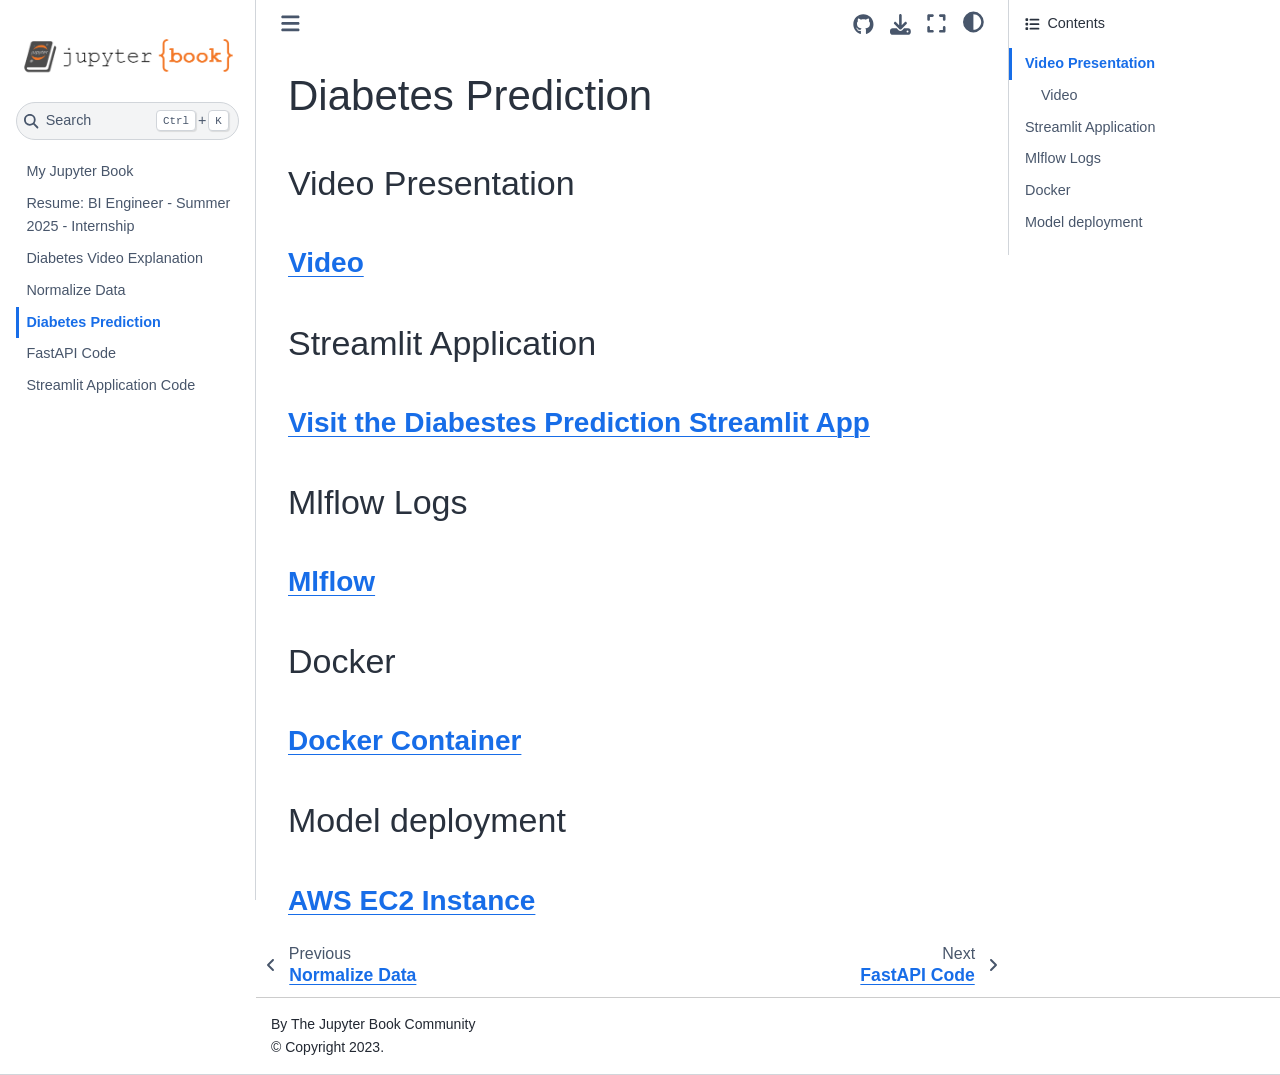
<file: Important-Links.html>
<!DOCTYPE html>


<html lang="en" data-content_root="./" >

  <head>
    <meta charset="utf-8" />
    <meta name="viewport" content="width=device-width, initial-scale=1.0" /><meta name="viewport" content="width=device-width, initial-scale=1" />

    <title>Diabetes Prediction &#8212; My sample book</title>
  
  
  
  <script data-cfasync="false">
    document.documentElement.dataset.mode = localStorage.getItem("mode") || "";
    document.documentElement.dataset.theme = localStorage.getItem("theme") || "";
  </script>
  <!--
    this give us a css class that will be invisible only if js is disabled
  -->
  <noscript>
    <style>
      .pst-js-only { display: none !important; }

    </style>
  </noscript>
  
  <!-- Loaded before other Sphinx assets -->
  <link href="_static/styles/theme.css?digest=8878045cc6db502f8baf" rel="stylesheet" />
<link href="_static/styles/pydata-sphinx-theme.css?digest=8878045cc6db502f8baf" rel="stylesheet" />

    <link rel="stylesheet" type="text/css" href="_static/pygments.css?v=fa44fd50" />
    <link rel="stylesheet" type="text/css" href="_static/styles/sphinx-book-theme.css?v=a3416100" />
    <link rel="stylesheet" type="text/css" href="_static/togglebutton.css?v=13237357" />
    <link rel="stylesheet" type="text/css" href="_static/copybutton.css?v=76b2166b" />
    <link rel="stylesheet" type="text/css" href="_static/mystnb.4510f1fc1dee50b3e5859aac5469c37c29e427902b24a333a5f9fcb2f0b3ac41.css?v=be8a1c11" />
    <link rel="stylesheet" type="text/css" href="_static/sphinx-thebe.css?v=4fa983c6" />
    <link rel="stylesheet" type="text/css" href="_static/sphinx-design.min.css?v=95c83b7e" />
  
  <!-- So that users can add custom icons -->
  <script src="_static/scripts/fontawesome.js?digest=8878045cc6db502f8baf"></script>
  <!-- Pre-loaded scripts that we'll load fully later -->
  <link rel="preload" as="script" href="_static/scripts/bootstrap.js?digest=8878045cc6db502f8baf" />
<link rel="preload" as="script" href="_static/scripts/pydata-sphinx-theme.js?digest=8878045cc6db502f8baf" />

    <script src="_static/documentation_options.js?v=9eb32ce0"></script>
    <script src="_static/doctools.js?v=9a2dae69"></script>
    <script src="_static/sphinx_highlight.js?v=dc90522c"></script>
    <script src="_static/clipboard.min.js?v=a7894cd8"></script>
    <script src="_static/copybutton.js?v=f281be69"></script>
    <script src="_static/scripts/sphinx-book-theme.js?v=887ef09a"></script>
    <script>let toggleHintShow = 'Click to show';</script>
    <script>let toggleHintHide = 'Click to hide';</script>
    <script>let toggleOpenOnPrint = 'true';</script>
    <script src="_static/togglebutton.js?v=4a39c7ea"></script>
    <script>var togglebuttonSelector = '.toggle, .admonition.dropdown';</script>
    <script src="_static/design-tabs.js?v=f930bc37"></script>
    <script>const THEBE_JS_URL = "https://unpkg.com/thebe@0.8.2/lib/index.js"; const thebe_selector = ".thebe,.cell"; const thebe_selector_input = "pre"; const thebe_selector_output = ".output, .cell_output"</script>
    <script async="async" src="_static/sphinx-thebe.js?v=c100c467"></script>
    <script>var togglebuttonSelector = '.toggle, .admonition.dropdown';</script>
    <script>const THEBE_JS_URL = "https://unpkg.com/thebe@0.8.2/lib/index.js"; const thebe_selector = ".thebe,.cell"; const thebe_selector_input = "pre"; const thebe_selector_output = ".output, .cell_output"</script>
    <script>DOCUMENTATION_OPTIONS.pagename = 'Important-Links';</script>
    <link rel="index" title="Index" href="genindex.html" />
    <link rel="search" title="Search" href="search.html" />
    <link rel="next" title="FastAPI Code" href="main.html" />
    <link rel="prev" title="Normalize Data" href="diabetes_prediction.html" />
  <meta name="viewport" content="width=device-width, initial-scale=1"/>
  <meta name="docsearch:language" content="en"/>
  <meta name="docsearch:version" content="" />
  </head>
  
  
  <body data-bs-spy="scroll" data-bs-target=".bd-toc-nav" data-offset="180" data-bs-root-margin="0px 0px -60%" data-default-mode="">

  
  
  <div id="pst-skip-link" class="skip-link d-print-none"><a href="#main-content">Skip to main content</a></div>
  
  <div id="pst-scroll-pixel-helper"></div>
  
  <button type="button" class="btn rounded-pill" id="pst-back-to-top">
    <i class="fa-solid fa-arrow-up"></i>Back to top</button>

  
  <dialog id="pst-search-dialog">
    
<form class="bd-search d-flex align-items-center"
      action="search.html"
      method="get">
  <i class="fa-solid fa-magnifying-glass"></i>
  <input type="search"
         class="form-control"
         name="q"
         placeholder="Search this book..."
         aria-label="Search this book..."
         autocomplete="off"
         autocorrect="off"
         autocapitalize="off"
         spellcheck="false"/>
  <span class="search-button__kbd-shortcut"><kbd class="kbd-shortcut__modifier">Ctrl</kbd>+<kbd>K</kbd></span>
</form>
  </dialog>

  <div class="pst-async-banner-revealer d-none">
  <aside id="bd-header-version-warning" class="d-none d-print-none" aria-label="Version warning"></aside>
</div>

  
    <header class="bd-header navbar navbar-expand-lg bd-navbar d-print-none">
    </header>
  

  <div class="bd-container">
    <div class="bd-container__inner bd-page-width">
      
      
      
      <dialog id="pst-primary-sidebar-modal"></dialog>
      <div id="pst-primary-sidebar" class="bd-sidebar-primary bd-sidebar">
        

  
  <div class="sidebar-header-items sidebar-primary__section">
    
    
    
    
  </div>
  
    <div class="sidebar-primary-items__start sidebar-primary__section">
        <div class="sidebar-primary-item">

  
    
  

<a class="navbar-brand logo" href="intro.html">
  
  
  
  
  
    
    
      
    
    
    <img src="_static/logo.png" class="logo__image only-light" alt="My sample book - Home"/>
    <img src="_static/logo.png" class="logo__image only-dark pst-js-only" alt="My sample book - Home"/>
  
  
</a></div>
        <div class="sidebar-primary-item">

<button class="btn search-button-field search-button__button pst-js-only" title="Search" aria-label="Search" data-bs-placement="bottom" data-bs-toggle="tooltip">
 <i class="fa-solid fa-magnifying-glass"></i>
 <span class="search-button__default-text">Search</span>
 <span class="search-button__kbd-shortcut"><kbd class="kbd-shortcut__modifier">Ctrl</kbd>+<kbd class="kbd-shortcut__modifier">K</kbd></span>
</button></div>
        <div class="sidebar-primary-item"><nav class="bd-links bd-docs-nav" aria-label="Main">
    <div class="bd-toc-item navbar-nav active">
        
        <ul class="nav bd-sidenav bd-sidenav__home-link">
            <li class="toctree-l1">
                <a class="reference internal" href="intro.html">
                    My Jupyter Book
                </a>
            </li>
        </ul>
        <ul class="current nav bd-sidenav">
<li class="toctree-l1"><a class="reference internal" href="Resume.html">Resume: BI Engineer - Summer 2025 - Internship</a></li>
<li class="toctree-l1"><a class="reference internal" href="DiabetesExplanation.html">Diabetes Video Explanation</a></li>
<li class="toctree-l1"><a class="reference internal" href="diabetes_prediction.html">Normalize Data</a></li>















<li class="toctree-l1 current active"><a class="current reference internal" href="#">Diabetes Prediction</a></li>
<li class="toctree-l1"><a class="reference internal" href="main.html">FastAPI Code</a></li>
<li class="toctree-l1"><a class="reference internal" href="app.html">Streamlit Application Code</a></li>
</ul>

    </div>
</nav></div>
    </div>
  
  
  <div class="sidebar-primary-items__end sidebar-primary__section">
      <div class="sidebar-primary-item">
<div id="ethical-ad-placement"
      class="flat"
      data-ea-publisher="readthedocs"
      data-ea-type="readthedocs-sidebar"
      data-ea-manual="true">
</div></div>
  </div>


      </div>
      
      <main id="main-content" class="bd-main" role="main">
        
        

<div class="sbt-scroll-pixel-helper"></div>

          <div class="bd-content">
            <div class="bd-article-container">
              
              <div class="bd-header-article d-print-none">
<div class="header-article-items header-article__inner">
  
    <div class="header-article-items__start">
      
        <div class="header-article-item"><button class="sidebar-toggle primary-toggle btn btn-sm" title="Toggle primary sidebar" data-bs-placement="bottom" data-bs-toggle="tooltip">
  <span class="fa-solid fa-bars"></span>
</button></div>
      
    </div>
  
  
    <div class="header-article-items__end">
      
        <div class="header-article-item">

<div class="article-header-buttons">





<div class="dropdown dropdown-source-buttons">
  <button class="btn dropdown-toggle" type="button" data-bs-toggle="dropdown" aria-expanded="false" aria-label="Source repositories">
    <i class="fab fa-github"></i>
  </button>
  <ul class="dropdown-menu">
      
      
      
      <li><a href="https://github.com/executablebooks/jupyter-book" target="_blank"
   class="btn btn-sm btn-source-repository-button dropdown-item"
   title="Source repository"
   data-bs-placement="left" data-bs-toggle="tooltip"
>
  

<span class="btn__icon-container">
  <i class="fab fa-github"></i>
  </span>
<span class="btn__text-container">Repository</span>
</a>
</li>
      
      
      
      
      <li><a href="https://github.com/executablebooks/jupyter-book/issues/new?title=Issue%20on%20page%20%2FImportant-Links.html&body=Your%20issue%20content%20here." target="_blank"
   class="btn btn-sm btn-source-issues-button dropdown-item"
   title="Open an issue"
   data-bs-placement="left" data-bs-toggle="tooltip"
>
  

<span class="btn__icon-container">
  <i class="fas fa-lightbulb"></i>
  </span>
<span class="btn__text-container">Open issue</span>
</a>
</li>
      
  </ul>
</div>






<div class="dropdown dropdown-download-buttons">
  <button class="btn dropdown-toggle" type="button" data-bs-toggle="dropdown" aria-expanded="false" aria-label="Download this page">
    <i class="fas fa-download"></i>
  </button>
  <ul class="dropdown-menu">
      
      
      
      <li><a href="_sources/Important-Links.md" target="_blank"
   class="btn btn-sm btn-download-source-button dropdown-item"
   title="Download source file"
   data-bs-placement="left" data-bs-toggle="tooltip"
>
  

<span class="btn__icon-container">
  <i class="fas fa-file"></i>
  </span>
<span class="btn__text-container">.md</span>
</a>
</li>
      
      
      
      
      <li>
<button onclick="window.print()"
  class="btn btn-sm btn-download-pdf-button dropdown-item"
  title="Print to PDF"
  data-bs-placement="left" data-bs-toggle="tooltip"
>
  

<span class="btn__icon-container">
  <i class="fas fa-file-pdf"></i>
  </span>
<span class="btn__text-container">.pdf</span>
</button>
</li>
      
  </ul>
</div>




<button onclick="toggleFullScreen()"
  class="btn btn-sm btn-fullscreen-button"
  title="Fullscreen mode"
  data-bs-placement="bottom" data-bs-toggle="tooltip"
>
  

<span class="btn__icon-container">
  <i class="fas fa-expand"></i>
  </span>

</button>



<button class="btn btn-sm nav-link pst-navbar-icon theme-switch-button pst-js-only" aria-label="Color mode" data-bs-title="Color mode"  data-bs-placement="bottom" data-bs-toggle="tooltip">
  <i class="theme-switch fa-solid fa-sun                fa-lg" data-mode="light" title="Light"></i>
  <i class="theme-switch fa-solid fa-moon               fa-lg" data-mode="dark"  title="Dark"></i>
  <i class="theme-switch fa-solid fa-circle-half-stroke fa-lg" data-mode="auto"  title="System Settings"></i>
</button>


<button class="btn btn-sm pst-navbar-icon search-button search-button__button pst-js-only" title="Search" aria-label="Search" data-bs-placement="bottom" data-bs-toggle="tooltip">
    <i class="fa-solid fa-magnifying-glass fa-lg"></i>
</button>
<button class="sidebar-toggle secondary-toggle btn btn-sm" title="Toggle secondary sidebar" data-bs-placement="bottom" data-bs-toggle="tooltip">
    <span class="fa-solid fa-list"></span>
</button>
</div></div>
      
    </div>
  
</div>
</div>
              
              

<div id="jb-print-docs-body" class="onlyprint">
    <h1>Diabetes Prediction</h1>
    <!-- Table of contents -->
    <div id="print-main-content">
        <div id="jb-print-toc">
            
            <div>
                <h2> Contents </h2>
            </div>
            <nav aria-label="Page">
                <ul class="visible nav section-nav flex-column">
<li class="toc-h2 nav-item toc-entry"><a class="reference internal nav-link" href="#video-presentation">Video Presentation</a><ul class="nav section-nav flex-column">
<li class="toc-h3 nav-item toc-entry"><a class="reference internal nav-link" href="#video">Video</a></li>
</ul>
</li>
<li class="toc-h2 nav-item toc-entry"><a class="reference internal nav-link" href="#streamlit-application">Streamlit Application</a><ul class="nav section-nav flex-column">
<li class="toc-h3 nav-item toc-entry"><a class="reference internal nav-link" href="#visit-the-diabestes-prediction-streamlit-app">Visit the Diabestes Prediction Streamlit App</a></li>
</ul>
</li>
<li class="toc-h2 nav-item toc-entry"><a class="reference internal nav-link" href="#mlflow-logs">Mlflow Logs</a><ul class="nav section-nav flex-column">
<li class="toc-h3 nav-item toc-entry"><a class="reference internal nav-link" href="#mlflow">Mlflow</a></li>
</ul>
</li>
<li class="toc-h2 nav-item toc-entry"><a class="reference internal nav-link" href="#docker">Docker</a><ul class="nav section-nav flex-column">
<li class="toc-h3 nav-item toc-entry"><a class="reference internal nav-link" href="#docker-container">Docker Container</a></li>
</ul>
</li>
<li class="toc-h2 nav-item toc-entry"><a class="reference internal nav-link" href="#model-deployment">Model deployment</a><ul class="nav section-nav flex-column">
<li class="toc-h3 nav-item toc-entry"><a class="reference internal nav-link" href="#aws-ec2-instance">AWS EC2 Instance</a></li>
</ul>
</li>
</ul>
            </nav>
        </div>
    </div>
</div>

              
                
<div id="searchbox"></div>
                <article class="bd-article">
                  
  <section id="diabetes-prediction">
<h1>Diabetes Prediction<a class="headerlink" href="#diabetes-prediction" title="Link to this heading">#</a></h1>
<section id="video-presentation">
<h2>Video Presentation<a class="headerlink" href="#video-presentation" title="Link to this heading">#</a></h2>
<section id="video">
<h3><a class="reference external" href="https://buffalo.box.com/v/cbundele-diabestes">Video</a><a class="headerlink" href="#video" title="Link to this heading">#</a></h3>
</section>
</section>
<section id="streamlit-application">
<h2>Streamlit Application<a class="headerlink" href="#streamlit-application" title="Link to this heading">#</a></h2>
<section id="visit-the-diabestes-prediction-streamlit-app">
<h3><a class="reference external" href="https://diabetes-prediction-zhvdavah5wc6gebo9cuoxv.streamlit.app/">Visit the Diabestes Prediction Streamlit App</a><a class="headerlink" href="#visit-the-diabestes-prediction-streamlit-app" title="Link to this heading">#</a></h3>
</section>
</section>
<section id="mlflow-logs">
<h2>Mlflow Logs<a class="headerlink" href="#mlflow-logs" title="Link to this heading">#</a></h2>
<section id="mlflow">
<h3><a class="reference external" href="https://dagshub.com/C-bundele/Diabetes-EAS.mlflow/#/experiments/0?searchFilter=&amp;amp;orderByKey=attributes.start_time&amp;amp;orderByAsc=false&amp;amp;startTime=ALL&amp;amp;lifecycleFilter=Active&amp;amp;modelVersionFilter=All+Runs&amp;amp;datasetsFilter=W10%3D">Mlflow</a><a class="headerlink" href="#mlflow" title="Link to this heading">#</a></h3>
</section>
</section>
<section id="docker">
<h2>Docker<a class="headerlink" href="#docker" title="Link to this heading">#</a></h2>
<section id="docker-container">
<h3><a class="reference external" href="https://hub.docker.com/repository/docker/cbundele/diabetes-pred/general">Docker Container</a><a class="headerlink" href="#docker-container" title="Link to this heading">#</a></h3>
</section>
</section>
<section id="model-deployment">
<h2>Model deployment<a class="headerlink" href="#model-deployment" title="Link to this heading">#</a></h2>
<section id="aws-ec2-instance">
<h3><a class="reference external" href="http://18.220.58.196:8000/">AWS EC2 Instance</a><a class="headerlink" href="#aws-ec2-instance" title="Link to this heading">#</a></h3>
</section>
</section>
</section>

    <script type="text/x-thebe-config">
    {
        requestKernel: true,
        binderOptions: {
            repo: "binder-examples/jupyter-stacks-datascience",
            ref: "master",
        },
        codeMirrorConfig: {
            theme: "abcdef",
            mode: "python"
        },
        kernelOptions: {
            name: "python3",
            path: "./."
        },
        predefinedOutput: true
    }
    </script>
    <script>kernelName = 'python3'</script>

                </article>
              

              
              
              
              
                <footer class="prev-next-footer d-print-none">
                  
<div class="prev-next-area">
    <a class="left-prev"
       href="diabetes_prediction.html"
       title="previous page">
      <i class="fa-solid fa-angle-left"></i>
      <div class="prev-next-info">
        <p class="prev-next-subtitle">previous</p>
        <p class="prev-next-title">Normalize Data</p>
      </div>
    </a>
    <a class="right-next"
       href="main.html"
       title="next page">
      <div class="prev-next-info">
        <p class="prev-next-subtitle">next</p>
        <p class="prev-next-title">FastAPI Code</p>
      </div>
      <i class="fa-solid fa-angle-right"></i>
    </a>
</div>
                </footer>
              
            </div>
            
            
              
                <dialog id="pst-secondary-sidebar-modal"></dialog>
                <div id="pst-secondary-sidebar" class="bd-sidebar-secondary bd-toc"><div class="sidebar-secondary-items sidebar-secondary__inner">


  <div class="sidebar-secondary-item">
  <div class="page-toc tocsection onthispage">
    <i class="fa-solid fa-list"></i> Contents
  </div>
  <nav class="bd-toc-nav page-toc">
    <ul class="visible nav section-nav flex-column">
<li class="toc-h2 nav-item toc-entry"><a class="reference internal nav-link" href="#video-presentation">Video Presentation</a><ul class="nav section-nav flex-column">
<li class="toc-h3 nav-item toc-entry"><a class="reference internal nav-link" href="#video">Video</a></li>
</ul>
</li>
<li class="toc-h2 nav-item toc-entry"><a class="reference internal nav-link" href="#streamlit-application">Streamlit Application</a><ul class="nav section-nav flex-column">
<li class="toc-h3 nav-item toc-entry"><a class="reference internal nav-link" href="#visit-the-diabestes-prediction-streamlit-app">Visit the Diabestes Prediction Streamlit App</a></li>
</ul>
</li>
<li class="toc-h2 nav-item toc-entry"><a class="reference internal nav-link" href="#mlflow-logs">Mlflow Logs</a><ul class="nav section-nav flex-column">
<li class="toc-h3 nav-item toc-entry"><a class="reference internal nav-link" href="#mlflow">Mlflow</a></li>
</ul>
</li>
<li class="toc-h2 nav-item toc-entry"><a class="reference internal nav-link" href="#docker">Docker</a><ul class="nav section-nav flex-column">
<li class="toc-h3 nav-item toc-entry"><a class="reference internal nav-link" href="#docker-container">Docker Container</a></li>
</ul>
</li>
<li class="toc-h2 nav-item toc-entry"><a class="reference internal nav-link" href="#model-deployment">Model deployment</a><ul class="nav section-nav flex-column">
<li class="toc-h3 nav-item toc-entry"><a class="reference internal nav-link" href="#aws-ec2-instance">AWS EC2 Instance</a></li>
</ul>
</li>
</ul>
  </nav></div>

</div></div>
              
            
          </div>
          <footer class="bd-footer-content">
            
<div class="bd-footer-content__inner container">
  
  <div class="footer-item">
    
<p class="component-author">
By The Jupyter Book Community
</p>

  </div>
  
  <div class="footer-item">
    

  <p class="copyright">
    
      © Copyright 2023.
      <br/>
    
  </p>

  </div>
  
  <div class="footer-item">
    
  </div>
  
  <div class="footer-item">
    
  </div>
  
</div>
          </footer>
        

      </main>
    </div>
  </div>
  
  <!-- Scripts loaded after <body> so the DOM is not blocked -->
  <script defer src="_static/scripts/bootstrap.js?digest=8878045cc6db502f8baf"></script>
<script defer src="_static/scripts/pydata-sphinx-theme.js?digest=8878045cc6db502f8baf"></script>

  <footer class="bd-footer">
  </footer>
  </body>
</html>
</file>
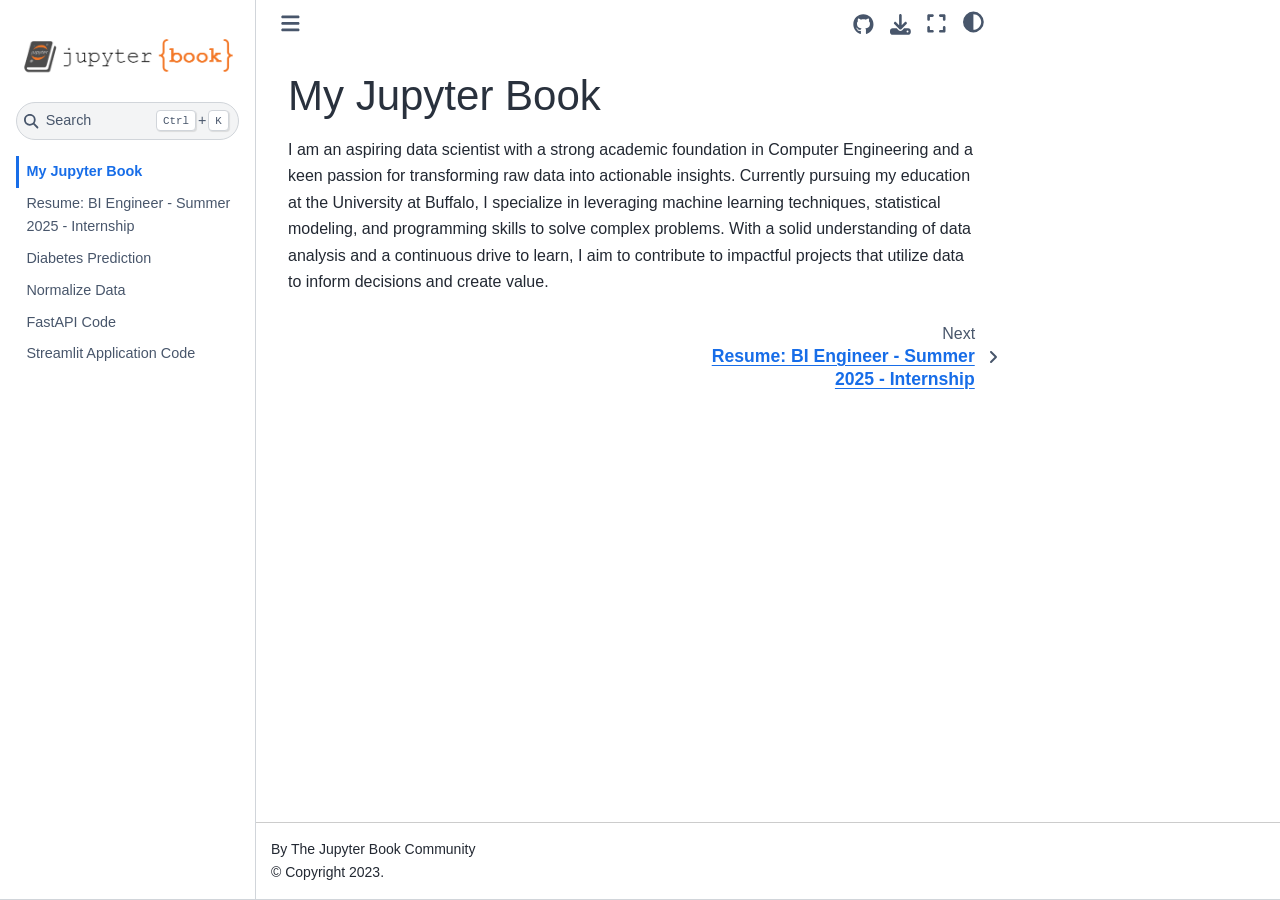
<file: intro.html>
<!DOCTYPE html>


<html lang="en" data-content_root="./" >

  <head>
    <meta charset="utf-8" />
    <meta name="viewport" content="width=device-width, initial-scale=1.0" /><meta name="viewport" content="width=device-width, initial-scale=1" />

    <title>My Jupyter Book &#8212; My sample book</title>
  
  
  
  <script data-cfasync="false">
    document.documentElement.dataset.mode = localStorage.getItem("mode") || "";
    document.documentElement.dataset.theme = localStorage.getItem("theme") || "";
  </script>
  <!--
    this give us a css class that will be invisible only if js is disabled
  -->
  <noscript>
    <style>
      .pst-js-only { display: none !important; }

    </style>
  </noscript>
  
  <!-- Loaded before other Sphinx assets -->
  <link href="_static/styles/theme.css?digest=8878045cc6db502f8baf" rel="stylesheet" />
<link href="_static/styles/pydata-sphinx-theme.css?digest=8878045cc6db502f8baf" rel="stylesheet" />

    <link rel="stylesheet" type="text/css" href="_static/pygments.css?v=fa44fd50" />
    <link rel="stylesheet" type="text/css" href="_static/styles/sphinx-book-theme.css?v=a3416100" />
    <link rel="stylesheet" type="text/css" href="_static/togglebutton.css?v=13237357" />
    <link rel="stylesheet" type="text/css" href="_static/copybutton.css?v=76b2166b" />
    <link rel="stylesheet" type="text/css" href="_static/mystnb.4510f1fc1dee50b3e5859aac5469c37c29e427902b24a333a5f9fcb2f0b3ac41.css?v=be8a1c11" />
    <link rel="stylesheet" type="text/css" href="_static/sphinx-thebe.css?v=4fa983c6" />
    <link rel="stylesheet" type="text/css" href="_static/sphinx-design.min.css?v=95c83b7e" />
  
  <!-- So that users can add custom icons -->
  <script src="_static/scripts/fontawesome.js?digest=8878045cc6db502f8baf"></script>
  <!-- Pre-loaded scripts that we'll load fully later -->
  <link rel="preload" as="script" href="_static/scripts/bootstrap.js?digest=8878045cc6db502f8baf" />
<link rel="preload" as="script" href="_static/scripts/pydata-sphinx-theme.js?digest=8878045cc6db502f8baf" />

    <script src="_static/documentation_options.js?v=9eb32ce0"></script>
    <script src="_static/doctools.js?v=9a2dae69"></script>
    <script src="_static/sphinx_highlight.js?v=dc90522c"></script>
    <script src="_static/clipboard.min.js?v=a7894cd8"></script>
    <script src="_static/copybutton.js?v=f281be69"></script>
    <script src="_static/scripts/sphinx-book-theme.js?v=887ef09a"></script>
    <script>let toggleHintShow = 'Click to show';</script>
    <script>let toggleHintHide = 'Click to hide';</script>
    <script>let toggleOpenOnPrint = 'true';</script>
    <script src="_static/togglebutton.js?v=4a39c7ea"></script>
    <script>var togglebuttonSelector = '.toggle, .admonition.dropdown';</script>
    <script src="_static/design-tabs.js?v=f930bc37"></script>
    <script>const THEBE_JS_URL = "https://unpkg.com/thebe@0.8.2/lib/index.js"; const thebe_selector = ".thebe,.cell"; const thebe_selector_input = "pre"; const thebe_selector_output = ".output, .cell_output"</script>
    <script async="async" src="_static/sphinx-thebe.js?v=c100c467"></script>
    <script>var togglebuttonSelector = '.toggle, .admonition.dropdown';</script>
    <script>const THEBE_JS_URL = "https://unpkg.com/thebe@0.8.2/lib/index.js"; const thebe_selector = ".thebe,.cell"; const thebe_selector_input = "pre"; const thebe_selector_output = ".output, .cell_output"</script>
    <script>DOCUMENTATION_OPTIONS.pagename = 'intro';</script>
    <link rel="index" title="Index" href="genindex.html" />
    <link rel="search" title="Search" href="search.html" />
    <link rel="next" title="Resume: BI Engineer - Summer 2025 - Internship" href="Resume.html" />
  <meta name="viewport" content="width=device-width, initial-scale=1"/>
  <meta name="docsearch:language" content="en"/>
  <meta name="docsearch:version" content="" />
  </head>
  
  
  <body data-bs-spy="scroll" data-bs-target=".bd-toc-nav" data-offset="180" data-bs-root-margin="0px 0px -60%" data-default-mode="">

  
  
  <div id="pst-skip-link" class="skip-link d-print-none"><a href="#main-content">Skip to main content</a></div>
  
  <div id="pst-scroll-pixel-helper"></div>
  
  <button type="button" class="btn rounded-pill" id="pst-back-to-top">
    <i class="fa-solid fa-arrow-up"></i>Back to top</button>

  
  <dialog id="pst-search-dialog">
    
<form class="bd-search d-flex align-items-center"
      action="search.html"
      method="get">
  <i class="fa-solid fa-magnifying-glass"></i>
  <input type="search"
         class="form-control"
         name="q"
         placeholder="Search this book..."
         aria-label="Search this book..."
         autocomplete="off"
         autocorrect="off"
         autocapitalize="off"
         spellcheck="false"/>
  <span class="search-button__kbd-shortcut"><kbd class="kbd-shortcut__modifier">Ctrl</kbd>+<kbd>K</kbd></span>
</form>
  </dialog>

  <div class="pst-async-banner-revealer d-none">
  <aside id="bd-header-version-warning" class="d-none d-print-none" aria-label="Version warning"></aside>
</div>

  
    <header class="bd-header navbar navbar-expand-lg bd-navbar d-print-none">
    </header>
  

  <div class="bd-container">
    <div class="bd-container__inner bd-page-width">
      
      
      
        
      
      <dialog id="pst-primary-sidebar-modal"></dialog>
      <div id="pst-primary-sidebar" class="bd-sidebar-primary bd-sidebar">
        

  
  <div class="sidebar-header-items sidebar-primary__section">
    
    
    
    
  </div>
  
    <div class="sidebar-primary-items__start sidebar-primary__section">
        <div class="sidebar-primary-item">

  
    
  

<a class="navbar-brand logo" href="#">
  
  
  
  
  
    
    
      
    
    
    <img src="_static/logo.png" class="logo__image only-light" alt="My sample book - Home"/>
    <img src="_static/logo.png" class="logo__image only-dark pst-js-only" alt="My sample book - Home"/>
  
  
</a></div>
        <div class="sidebar-primary-item">

<button class="btn search-button-field search-button__button pst-js-only" title="Search" aria-label="Search" data-bs-placement="bottom" data-bs-toggle="tooltip">
 <i class="fa-solid fa-magnifying-glass"></i>
 <span class="search-button__default-text">Search</span>
 <span class="search-button__kbd-shortcut"><kbd class="kbd-shortcut__modifier">Ctrl</kbd>+<kbd class="kbd-shortcut__modifier">K</kbd></span>
</button></div>
        <div class="sidebar-primary-item"><nav class="bd-links bd-docs-nav" aria-label="Main">
    <div class="bd-toc-item navbar-nav active">
        
        <ul class="nav bd-sidenav bd-sidenav__home-link">
            <li class="toctree-l1 current active">
                <a class="reference internal" href="#">
                    My Jupyter Book
                </a>
            </li>
        </ul>
        <ul class="nav bd-sidenav">
<li class="toctree-l1"><a class="reference internal" href="Resume.html">Resume: BI Engineer - Summer 2025 - Internship</a></li>
<li class="toctree-l1"><a class="reference internal" href="Important-Links.html">Diabetes Prediction</a></li>
<li class="toctree-l1"><a class="reference internal" href="diabetes_prediction.html">Normalize Data</a></li>















<li class="toctree-l1"><a class="reference internal" href="main.html">FastAPI Code</a></li>
<li class="toctree-l1"><a class="reference internal" href="app.html">Streamlit Application Code</a></li>
</ul>

    </div>
</nav></div>
    </div>
  
  
  <div class="sidebar-primary-items__end sidebar-primary__section">
      <div class="sidebar-primary-item">
<div id="ethical-ad-placement"
      class="flat"
      data-ea-publisher="readthedocs"
      data-ea-type="readthedocs-sidebar"
      data-ea-manual="true">
</div></div>
  </div>


      </div>
      
      <main id="main-content" class="bd-main" role="main">
        
        

<div class="sbt-scroll-pixel-helper"></div>

          <div class="bd-content">
            <div class="bd-article-container">
              
              <div class="bd-header-article d-print-none">
<div class="header-article-items header-article__inner">
  
    <div class="header-article-items__start">
      
        <div class="header-article-item"><button class="sidebar-toggle primary-toggle btn btn-sm" title="Toggle primary sidebar" data-bs-placement="bottom" data-bs-toggle="tooltip">
  <span class="fa-solid fa-bars"></span>
</button></div>
      
    </div>
  
  
    <div class="header-article-items__end">
      
        <div class="header-article-item">

<div class="article-header-buttons">





<div class="dropdown dropdown-source-buttons">
  <button class="btn dropdown-toggle" type="button" data-bs-toggle="dropdown" aria-expanded="false" aria-label="Source repositories">
    <i class="fab fa-github"></i>
  </button>
  <ul class="dropdown-menu">
      
      
      
      <li><a href="https://github.com/executablebooks/jupyter-book" target="_blank"
   class="btn btn-sm btn-source-repository-button dropdown-item"
   title="Source repository"
   data-bs-placement="left" data-bs-toggle="tooltip"
>
  

<span class="btn__icon-container">
  <i class="fab fa-github"></i>
  </span>
<span class="btn__text-container">Repository</span>
</a>
</li>
      
      
      
      
      <li><a href="https://github.com/executablebooks/jupyter-book/issues/new?title=Issue%20on%20page%20%2Fintro.html&body=Your%20issue%20content%20here." target="_blank"
   class="btn btn-sm btn-source-issues-button dropdown-item"
   title="Open an issue"
   data-bs-placement="left" data-bs-toggle="tooltip"
>
  

<span class="btn__icon-container">
  <i class="fas fa-lightbulb"></i>
  </span>
<span class="btn__text-container">Open issue</span>
</a>
</li>
      
  </ul>
</div>






<div class="dropdown dropdown-download-buttons">
  <button class="btn dropdown-toggle" type="button" data-bs-toggle="dropdown" aria-expanded="false" aria-label="Download this page">
    <i class="fas fa-download"></i>
  </button>
  <ul class="dropdown-menu">
      
      
      
      <li><a href="_sources/intro.md" target="_blank"
   class="btn btn-sm btn-download-source-button dropdown-item"
   title="Download source file"
   data-bs-placement="left" data-bs-toggle="tooltip"
>
  

<span class="btn__icon-container">
  <i class="fas fa-file"></i>
  </span>
<span class="btn__text-container">.md</span>
</a>
</li>
      
      
      
      
      <li>
<button onclick="window.print()"
  class="btn btn-sm btn-download-pdf-button dropdown-item"
  title="Print to PDF"
  data-bs-placement="left" data-bs-toggle="tooltip"
>
  

<span class="btn__icon-container">
  <i class="fas fa-file-pdf"></i>
  </span>
<span class="btn__text-container">.pdf</span>
</button>
</li>
      
  </ul>
</div>




<button onclick="toggleFullScreen()"
  class="btn btn-sm btn-fullscreen-button"
  title="Fullscreen mode"
  data-bs-placement="bottom" data-bs-toggle="tooltip"
>
  

<span class="btn__icon-container">
  <i class="fas fa-expand"></i>
  </span>

</button>



<button class="btn btn-sm nav-link pst-navbar-icon theme-switch-button pst-js-only" aria-label="Color mode" data-bs-title="Color mode"  data-bs-placement="bottom" data-bs-toggle="tooltip">
  <i class="theme-switch fa-solid fa-sun                fa-lg" data-mode="light" title="Light"></i>
  <i class="theme-switch fa-solid fa-moon               fa-lg" data-mode="dark"  title="Dark"></i>
  <i class="theme-switch fa-solid fa-circle-half-stroke fa-lg" data-mode="auto"  title="System Settings"></i>
</button>


<button class="btn btn-sm pst-navbar-icon search-button search-button__button pst-js-only" title="Search" aria-label="Search" data-bs-placement="bottom" data-bs-toggle="tooltip">
    <i class="fa-solid fa-magnifying-glass fa-lg"></i>
</button>

</div></div>
      
    </div>
  
</div>
</div>
              
              

<div id="jb-print-docs-body" class="onlyprint">
    <h1>My Jupyter Book</h1>
    <!-- Table of contents -->
    <div id="print-main-content">
        <div id="jb-print-toc">
            
        </div>
    </div>
</div>

              
                
<div id="searchbox"></div>
                <article class="bd-article">
                  
  <section class="tex2jax_ignore mathjax_ignore" id="my-jupyter-book">
<h1>My Jupyter Book<a class="headerlink" href="#my-jupyter-book" title="Link to this heading">#</a></h1>
<p>I am an aspiring data scientist with a strong academic foundation in Computer Engineering and a keen passion for transforming raw data into actionable insights. Currently pursuing my education at the University at Buffalo, I specialize in leveraging machine learning techniques, statistical modeling, and programming skills to solve complex problems. With a solid understanding of data analysis and a continuous drive to learn, I aim to contribute to impactful projects that utilize data to inform decisions and create value.</p>
<div class="toctree-wrapper compound">
</div>
</section>

    <script type="text/x-thebe-config">
    {
        requestKernel: true,
        binderOptions: {
            repo: "binder-examples/jupyter-stacks-datascience",
            ref: "master",
        },
        codeMirrorConfig: {
            theme: "abcdef",
            mode: "python"
        },
        kernelOptions: {
            name: "python3",
            path: "./."
        },
        predefinedOutput: true
    }
    </script>
    <script>kernelName = 'python3'</script>

                </article>
              

              
              
              
              
                <footer class="prev-next-footer d-print-none">
                  
<div class="prev-next-area">
    <a class="right-next"
       href="Resume.html"
       title="next page">
      <div class="prev-next-info">
        <p class="prev-next-subtitle">next</p>
        <p class="prev-next-title">Resume: BI Engineer - Summer 2025 - Internship</p>
      </div>
      <i class="fa-solid fa-angle-right"></i>
    </a>
</div>
                </footer>
              
            </div>
            
            
              
            
          </div>
          <footer class="bd-footer-content">
            
<div class="bd-footer-content__inner container">
  
  <div class="footer-item">
    
<p class="component-author">
By The Jupyter Book Community
</p>

  </div>
  
  <div class="footer-item">
    

  <p class="copyright">
    
      © Copyright 2023.
      <br/>
    
  </p>

  </div>
  
  <div class="footer-item">
    
  </div>
  
  <div class="footer-item">
    
  </div>
  
</div>
          </footer>
        

      </main>
    </div>
  </div>
  
  <!-- Scripts loaded after <body> so the DOM is not blocked -->
  <script defer src="_static/scripts/bootstrap.js?digest=8878045cc6db502f8baf"></script>
<script defer src="_static/scripts/pydata-sphinx-theme.js?digest=8878045cc6db502f8baf"></script>

  <footer class="bd-footer">
  </footer>
  </body>
</html>
</file>
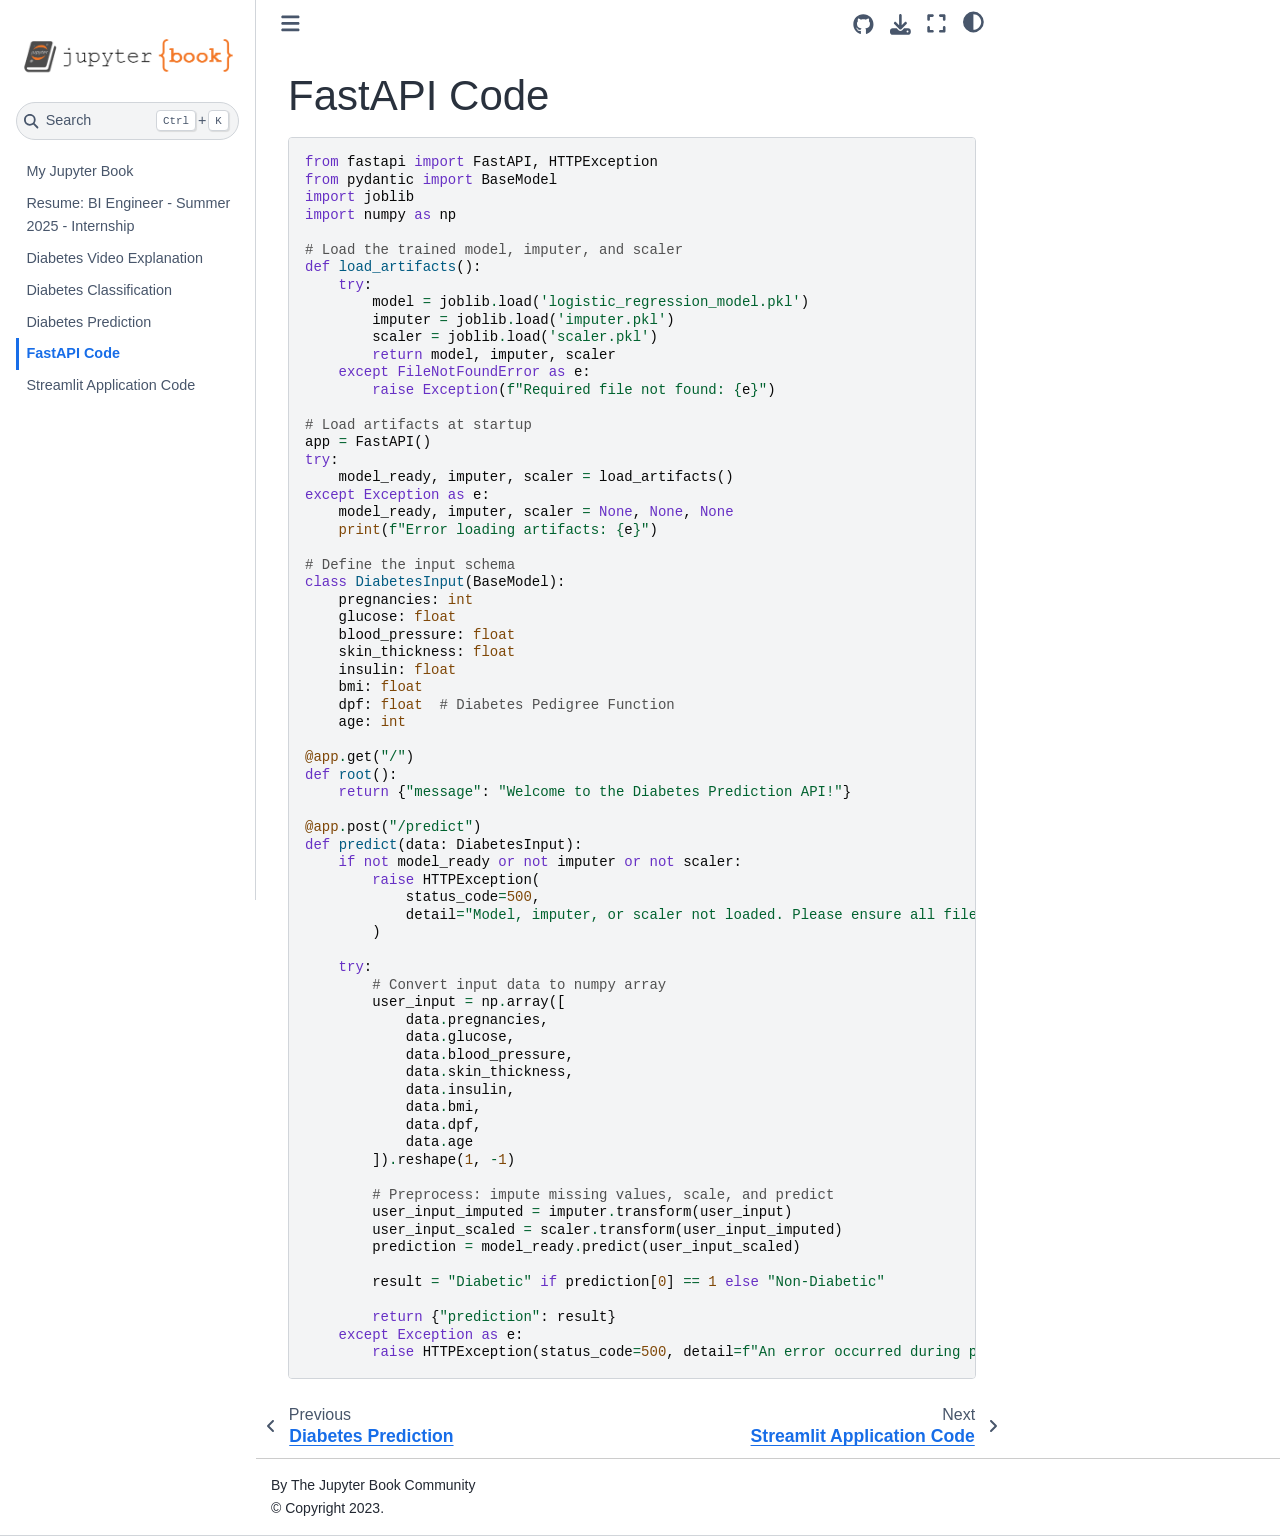
<file: main.html>
<!DOCTYPE html>


<html lang="en" data-content_root="./" >

  <head>
    <meta charset="utf-8" />
    <meta name="viewport" content="width=device-width, initial-scale=1.0" /><meta name="viewport" content="width=device-width, initial-scale=1" />

    <title>FastAPI Code &#8212; My sample book</title>
  
  
  
  <script data-cfasync="false">
    document.documentElement.dataset.mode = localStorage.getItem("mode") || "";
    document.documentElement.dataset.theme = localStorage.getItem("theme") || "";
  </script>
  <!--
    this give us a css class that will be invisible only if js is disabled
  -->
  <noscript>
    <style>
      .pst-js-only { display: none !important; }

    </style>
  </noscript>
  
  <!-- Loaded before other Sphinx assets -->
  <link href="_static/styles/theme.css?digest=8878045cc6db502f8baf" rel="stylesheet" />
<link href="_static/styles/pydata-sphinx-theme.css?digest=8878045cc6db502f8baf" rel="stylesheet" />

    <link rel="stylesheet" type="text/css" href="_static/pygments.css?v=fa44fd50" />
    <link rel="stylesheet" type="text/css" href="_static/styles/sphinx-book-theme.css?v=a3416100" />
    <link rel="stylesheet" type="text/css" href="_static/togglebutton.css?v=13237357" />
    <link rel="stylesheet" type="text/css" href="_static/copybutton.css?v=76b2166b" />
    <link rel="stylesheet" type="text/css" href="_static/mystnb.4510f1fc1dee50b3e5859aac5469c37c29e427902b24a333a5f9fcb2f0b3ac41.css?v=be8a1c11" />
    <link rel="stylesheet" type="text/css" href="_static/sphinx-thebe.css?v=4fa983c6" />
    <link rel="stylesheet" type="text/css" href="_static/sphinx-design.min.css?v=95c83b7e" />
  
  <!-- So that users can add custom icons -->
  <script src="_static/scripts/fontawesome.js?digest=8878045cc6db502f8baf"></script>
  <!-- Pre-loaded scripts that we'll load fully later -->
  <link rel="preload" as="script" href="_static/scripts/bootstrap.js?digest=8878045cc6db502f8baf" />
<link rel="preload" as="script" href="_static/scripts/pydata-sphinx-theme.js?digest=8878045cc6db502f8baf" />

    <script src="_static/documentation_options.js?v=9eb32ce0"></script>
    <script src="_static/doctools.js?v=9a2dae69"></script>
    <script src="_static/sphinx_highlight.js?v=dc90522c"></script>
    <script src="_static/clipboard.min.js?v=a7894cd8"></script>
    <script src="_static/copybutton.js?v=f281be69"></script>
    <script src="_static/scripts/sphinx-book-theme.js?v=887ef09a"></script>
    <script>let toggleHintShow = 'Click to show';</script>
    <script>let toggleHintHide = 'Click to hide';</script>
    <script>let toggleOpenOnPrint = 'true';</script>
    <script src="_static/togglebutton.js?v=4a39c7ea"></script>
    <script>var togglebuttonSelector = '.toggle, .admonition.dropdown';</script>
    <script src="_static/design-tabs.js?v=f930bc37"></script>
    <script>const THEBE_JS_URL = "https://unpkg.com/thebe@0.8.2/lib/index.js"; const thebe_selector = ".thebe,.cell"; const thebe_selector_input = "pre"; const thebe_selector_output = ".output, .cell_output"</script>
    <script async="async" src="_static/sphinx-thebe.js?v=c100c467"></script>
    <script>var togglebuttonSelector = '.toggle, .admonition.dropdown';</script>
    <script>const THEBE_JS_URL = "https://unpkg.com/thebe@0.8.2/lib/index.js"; const thebe_selector = ".thebe,.cell"; const thebe_selector_input = "pre"; const thebe_selector_output = ".output, .cell_output"</script>
    <script>DOCUMENTATION_OPTIONS.pagename = 'main';</script>
    <link rel="index" title="Index" href="genindex.html" />
    <link rel="search" title="Search" href="search.html" />
    <link rel="next" title="Streamlit Application Code" href="app.html" />
    <link rel="prev" title="Diabetes Prediction" href="Important-Links.html" />
  <meta name="viewport" content="width=device-width, initial-scale=1"/>
  <meta name="docsearch:language" content="en"/>
  <meta name="docsearch:version" content="" />
  </head>
  
  
  <body data-bs-spy="scroll" data-bs-target=".bd-toc-nav" data-offset="180" data-bs-root-margin="0px 0px -60%" data-default-mode="">

  
  
  <div id="pst-skip-link" class="skip-link d-print-none"><a href="#main-content">Skip to main content</a></div>
  
  <div id="pst-scroll-pixel-helper"></div>
  
  <button type="button" class="btn rounded-pill" id="pst-back-to-top">
    <i class="fa-solid fa-arrow-up"></i>Back to top</button>

  
  <dialog id="pst-search-dialog">
    
<form class="bd-search d-flex align-items-center"
      action="search.html"
      method="get">
  <i class="fa-solid fa-magnifying-glass"></i>
  <input type="search"
         class="form-control"
         name="q"
         placeholder="Search this book..."
         aria-label="Search this book..."
         autocomplete="off"
         autocorrect="off"
         autocapitalize="off"
         spellcheck="false"/>
  <span class="search-button__kbd-shortcut"><kbd class="kbd-shortcut__modifier">Ctrl</kbd>+<kbd>K</kbd></span>
</form>
  </dialog>

  <div class="pst-async-banner-revealer d-none">
  <aside id="bd-header-version-warning" class="d-none d-print-none" aria-label="Version warning"></aside>
</div>

  
    <header class="bd-header navbar navbar-expand-lg bd-navbar d-print-none">
    </header>
  

  <div class="bd-container">
    <div class="bd-container__inner bd-page-width">
      
      
      
      <dialog id="pst-primary-sidebar-modal"></dialog>
      <div id="pst-primary-sidebar" class="bd-sidebar-primary bd-sidebar">
        

  
  <div class="sidebar-header-items sidebar-primary__section">
    
    
    
    
  </div>
  
    <div class="sidebar-primary-items__start sidebar-primary__section">
        <div class="sidebar-primary-item">

  
    
  

<a class="navbar-brand logo" href="intro.html">
  
  
  
  
  
    
    
      
    
    
    <img src="_static/logo.png" class="logo__image only-light" alt="My sample book - Home"/>
    <img src="_static/logo.png" class="logo__image only-dark pst-js-only" alt="My sample book - Home"/>
  
  
</a></div>
        <div class="sidebar-primary-item">

<button class="btn search-button-field search-button__button pst-js-only" title="Search" aria-label="Search" data-bs-placement="bottom" data-bs-toggle="tooltip">
 <i class="fa-solid fa-magnifying-glass"></i>
 <span class="search-button__default-text">Search</span>
 <span class="search-button__kbd-shortcut"><kbd class="kbd-shortcut__modifier">Ctrl</kbd>+<kbd class="kbd-shortcut__modifier">K</kbd></span>
</button></div>
        <div class="sidebar-primary-item"><nav class="bd-links bd-docs-nav" aria-label="Main">
    <div class="bd-toc-item navbar-nav active">
        
        <ul class="nav bd-sidenav bd-sidenav__home-link">
            <li class="toctree-l1">
                <a class="reference internal" href="intro.html">
                    My Jupyter Book
                </a>
            </li>
        </ul>
        <ul class="current nav bd-sidenav">
<li class="toctree-l1"><a class="reference internal" href="Resume.html">Resume: BI Engineer - Summer 2025 - Internship</a></li>
<li class="toctree-l1"><a class="reference internal" href="DiabetesExplanation.html">Diabetes Video Explanation</a></li>
<li class="toctree-l1"><a class="reference internal" href="diabetes_prediction.html">Diabetes Classification</a></li>
<li class="toctree-l1"><a class="reference internal" href="Important-Links.html">Diabetes Prediction</a></li>
<li class="toctree-l1 current active"><a class="current reference internal" href="#">FastAPI Code</a></li>
<li class="toctree-l1"><a class="reference internal" href="app.html">Streamlit Application Code</a></li>
</ul>

    </div>
</nav></div>
    </div>
  
  
  <div class="sidebar-primary-items__end sidebar-primary__section">
      <div class="sidebar-primary-item">
<div id="ethical-ad-placement"
      class="flat"
      data-ea-publisher="readthedocs"
      data-ea-type="readthedocs-sidebar"
      data-ea-manual="true">
</div></div>
  </div>


      </div>
      
      <main id="main-content" class="bd-main" role="main">
        
        

<div class="sbt-scroll-pixel-helper"></div>

          <div class="bd-content">
            <div class="bd-article-container">
              
              <div class="bd-header-article d-print-none">
<div class="header-article-items header-article__inner">
  
    <div class="header-article-items__start">
      
        <div class="header-article-item"><button class="sidebar-toggle primary-toggle btn btn-sm" title="Toggle primary sidebar" data-bs-placement="bottom" data-bs-toggle="tooltip">
  <span class="fa-solid fa-bars"></span>
</button></div>
      
    </div>
  
  
    <div class="header-article-items__end">
      
        <div class="header-article-item">

<div class="article-header-buttons">





<div class="dropdown dropdown-source-buttons">
  <button class="btn dropdown-toggle" type="button" data-bs-toggle="dropdown" aria-expanded="false" aria-label="Source repositories">
    <i class="fab fa-github"></i>
  </button>
  <ul class="dropdown-menu">
      
      
      
      <li><a href="https://github.com/executablebooks/jupyter-book" target="_blank"
   class="btn btn-sm btn-source-repository-button dropdown-item"
   title="Source repository"
   data-bs-placement="left" data-bs-toggle="tooltip"
>
  

<span class="btn__icon-container">
  <i class="fab fa-github"></i>
  </span>
<span class="btn__text-container">Repository</span>
</a>
</li>
      
      
      
      
      <li><a href="https://github.com/executablebooks/jupyter-book/issues/new?title=Issue%20on%20page%20%2Fmain.html&body=Your%20issue%20content%20here." target="_blank"
   class="btn btn-sm btn-source-issues-button dropdown-item"
   title="Open an issue"
   data-bs-placement="left" data-bs-toggle="tooltip"
>
  

<span class="btn__icon-container">
  <i class="fas fa-lightbulb"></i>
  </span>
<span class="btn__text-container">Open issue</span>
</a>
</li>
      
  </ul>
</div>






<div class="dropdown dropdown-download-buttons">
  <button class="btn dropdown-toggle" type="button" data-bs-toggle="dropdown" aria-expanded="false" aria-label="Download this page">
    <i class="fas fa-download"></i>
  </button>
  <ul class="dropdown-menu">
      
      
      
      <li><a href="_sources/main.md" target="_blank"
   class="btn btn-sm btn-download-source-button dropdown-item"
   title="Download source file"
   data-bs-placement="left" data-bs-toggle="tooltip"
>
  

<span class="btn__icon-container">
  <i class="fas fa-file"></i>
  </span>
<span class="btn__text-container">.md</span>
</a>
</li>
      
      
      
      
      <li>
<button onclick="window.print()"
  class="btn btn-sm btn-download-pdf-button dropdown-item"
  title="Print to PDF"
  data-bs-placement="left" data-bs-toggle="tooltip"
>
  

<span class="btn__icon-container">
  <i class="fas fa-file-pdf"></i>
  </span>
<span class="btn__text-container">.pdf</span>
</button>
</li>
      
  </ul>
</div>




<button onclick="toggleFullScreen()"
  class="btn btn-sm btn-fullscreen-button"
  title="Fullscreen mode"
  data-bs-placement="bottom" data-bs-toggle="tooltip"
>
  

<span class="btn__icon-container">
  <i class="fas fa-expand"></i>
  </span>

</button>



<button class="btn btn-sm nav-link pst-navbar-icon theme-switch-button pst-js-only" aria-label="Color mode" data-bs-title="Color mode"  data-bs-placement="bottom" data-bs-toggle="tooltip">
  <i class="theme-switch fa-solid fa-sun                fa-lg" data-mode="light" title="Light"></i>
  <i class="theme-switch fa-solid fa-moon               fa-lg" data-mode="dark"  title="Dark"></i>
  <i class="theme-switch fa-solid fa-circle-half-stroke fa-lg" data-mode="auto"  title="System Settings"></i>
</button>


<button class="btn btn-sm pst-navbar-icon search-button search-button__button pst-js-only" title="Search" aria-label="Search" data-bs-placement="bottom" data-bs-toggle="tooltip">
    <i class="fa-solid fa-magnifying-glass fa-lg"></i>
</button>

</div></div>
      
    </div>
  
</div>
</div>
              
              

<div id="jb-print-docs-body" class="onlyprint">
    <h1>FastAPI Code</h1>
    <!-- Table of contents -->
    <div id="print-main-content">
        <div id="jb-print-toc">
            
        </div>
    </div>
</div>

              
                
<div id="searchbox"></div>
                <article class="bd-article">
                  
  <section class="tex2jax_ignore mathjax_ignore" id="fastapi-code">
<h1>FastAPI Code<a class="headerlink" href="#fastapi-code" title="Link to this heading">#</a></h1>
<div class="highlight-python notranslate"><div class="highlight"><pre><span></span><span class="kn">from</span> <span class="nn">fastapi</span> <span class="kn">import</span> <span class="n">FastAPI</span><span class="p">,</span> <span class="n">HTTPException</span>
<span class="kn">from</span> <span class="nn">pydantic</span> <span class="kn">import</span> <span class="n">BaseModel</span>
<span class="kn">import</span> <span class="nn">joblib</span>
<span class="kn">import</span> <span class="nn">numpy</span> <span class="k">as</span> <span class="nn">np</span>

<span class="c1"># Load the trained model, imputer, and scaler</span>
<span class="k">def</span> <span class="nf">load_artifacts</span><span class="p">():</span>
    <span class="k">try</span><span class="p">:</span>
        <span class="n">model</span> <span class="o">=</span> <span class="n">joblib</span><span class="o">.</span><span class="n">load</span><span class="p">(</span><span class="s1">&#39;logistic_regression_model.pkl&#39;</span><span class="p">)</span>
        <span class="n">imputer</span> <span class="o">=</span> <span class="n">joblib</span><span class="o">.</span><span class="n">load</span><span class="p">(</span><span class="s1">&#39;imputer.pkl&#39;</span><span class="p">)</span>
        <span class="n">scaler</span> <span class="o">=</span> <span class="n">joblib</span><span class="o">.</span><span class="n">load</span><span class="p">(</span><span class="s1">&#39;scaler.pkl&#39;</span><span class="p">)</span>
        <span class="k">return</span> <span class="n">model</span><span class="p">,</span> <span class="n">imputer</span><span class="p">,</span> <span class="n">scaler</span>
    <span class="k">except</span> <span class="ne">FileNotFoundError</span> <span class="k">as</span> <span class="n">e</span><span class="p">:</span>
        <span class="k">raise</span> <span class="ne">Exception</span><span class="p">(</span><span class="sa">f</span><span class="s2">&quot;Required file not found: </span><span class="si">{</span><span class="n">e</span><span class="si">}</span><span class="s2">&quot;</span><span class="p">)</span>

<span class="c1"># Load artifacts at startup</span>
<span class="n">app</span> <span class="o">=</span> <span class="n">FastAPI</span><span class="p">()</span>
<span class="k">try</span><span class="p">:</span>
    <span class="n">model_ready</span><span class="p">,</span> <span class="n">imputer</span><span class="p">,</span> <span class="n">scaler</span> <span class="o">=</span> <span class="n">load_artifacts</span><span class="p">()</span>
<span class="k">except</span> <span class="ne">Exception</span> <span class="k">as</span> <span class="n">e</span><span class="p">:</span>
    <span class="n">model_ready</span><span class="p">,</span> <span class="n">imputer</span><span class="p">,</span> <span class="n">scaler</span> <span class="o">=</span> <span class="kc">None</span><span class="p">,</span> <span class="kc">None</span><span class="p">,</span> <span class="kc">None</span>
    <span class="nb">print</span><span class="p">(</span><span class="sa">f</span><span class="s2">&quot;Error loading artifacts: </span><span class="si">{</span><span class="n">e</span><span class="si">}</span><span class="s2">&quot;</span><span class="p">)</span>

<span class="c1"># Define the input schema</span>
<span class="k">class</span> <span class="nc">DiabetesInput</span><span class="p">(</span><span class="n">BaseModel</span><span class="p">):</span>
    <span class="n">pregnancies</span><span class="p">:</span> <span class="nb">int</span>
    <span class="n">glucose</span><span class="p">:</span> <span class="nb">float</span>
    <span class="n">blood_pressure</span><span class="p">:</span> <span class="nb">float</span>
    <span class="n">skin_thickness</span><span class="p">:</span> <span class="nb">float</span>
    <span class="n">insulin</span><span class="p">:</span> <span class="nb">float</span>
    <span class="n">bmi</span><span class="p">:</span> <span class="nb">float</span>
    <span class="n">dpf</span><span class="p">:</span> <span class="nb">float</span>  <span class="c1"># Diabetes Pedigree Function</span>
    <span class="n">age</span><span class="p">:</span> <span class="nb">int</span>

<span class="nd">@app</span><span class="o">.</span><span class="n">get</span><span class="p">(</span><span class="s2">&quot;/&quot;</span><span class="p">)</span>
<span class="k">def</span> <span class="nf">root</span><span class="p">():</span>
    <span class="k">return</span> <span class="p">{</span><span class="s2">&quot;message&quot;</span><span class="p">:</span> <span class="s2">&quot;Welcome to the Diabetes Prediction API!&quot;</span><span class="p">}</span>

<span class="nd">@app</span><span class="o">.</span><span class="n">post</span><span class="p">(</span><span class="s2">&quot;/predict&quot;</span><span class="p">)</span>
<span class="k">def</span> <span class="nf">predict</span><span class="p">(</span><span class="n">data</span><span class="p">:</span> <span class="n">DiabetesInput</span><span class="p">):</span>
    <span class="k">if</span> <span class="ow">not</span> <span class="n">model_ready</span> <span class="ow">or</span> <span class="ow">not</span> <span class="n">imputer</span> <span class="ow">or</span> <span class="ow">not</span> <span class="n">scaler</span><span class="p">:</span>
        <span class="k">raise</span> <span class="n">HTTPException</span><span class="p">(</span>
            <span class="n">status_code</span><span class="o">=</span><span class="mi">500</span><span class="p">,</span>
            <span class="n">detail</span><span class="o">=</span><span class="s2">&quot;Model, imputer, or scaler not loaded. Please ensure all files are available.&quot;</span>
        <span class="p">)</span>
    
    <span class="k">try</span><span class="p">:</span>
        <span class="c1"># Convert input data to numpy array</span>
        <span class="n">user_input</span> <span class="o">=</span> <span class="n">np</span><span class="o">.</span><span class="n">array</span><span class="p">([</span>
            <span class="n">data</span><span class="o">.</span><span class="n">pregnancies</span><span class="p">,</span>
            <span class="n">data</span><span class="o">.</span><span class="n">glucose</span><span class="p">,</span>
            <span class="n">data</span><span class="o">.</span><span class="n">blood_pressure</span><span class="p">,</span>
            <span class="n">data</span><span class="o">.</span><span class="n">skin_thickness</span><span class="p">,</span>
            <span class="n">data</span><span class="o">.</span><span class="n">insulin</span><span class="p">,</span>
            <span class="n">data</span><span class="o">.</span><span class="n">bmi</span><span class="p">,</span>
            <span class="n">data</span><span class="o">.</span><span class="n">dpf</span><span class="p">,</span>
            <span class="n">data</span><span class="o">.</span><span class="n">age</span>
        <span class="p">])</span><span class="o">.</span><span class="n">reshape</span><span class="p">(</span><span class="mi">1</span><span class="p">,</span> <span class="o">-</span><span class="mi">1</span><span class="p">)</span>
        
        <span class="c1"># Preprocess: impute missing values, scale, and predict</span>
        <span class="n">user_input_imputed</span> <span class="o">=</span> <span class="n">imputer</span><span class="o">.</span><span class="n">transform</span><span class="p">(</span><span class="n">user_input</span><span class="p">)</span>
        <span class="n">user_input_scaled</span> <span class="o">=</span> <span class="n">scaler</span><span class="o">.</span><span class="n">transform</span><span class="p">(</span><span class="n">user_input_imputed</span><span class="p">)</span>
        <span class="n">prediction</span> <span class="o">=</span> <span class="n">model_ready</span><span class="o">.</span><span class="n">predict</span><span class="p">(</span><span class="n">user_input_scaled</span><span class="p">)</span>
        
        <span class="n">result</span> <span class="o">=</span> <span class="s2">&quot;Diabetic&quot;</span> <span class="k">if</span> <span class="n">prediction</span><span class="p">[</span><span class="mi">0</span><span class="p">]</span> <span class="o">==</span> <span class="mi">1</span> <span class="k">else</span> <span class="s2">&quot;Non-Diabetic&quot;</span>

        <span class="k">return</span> <span class="p">{</span><span class="s2">&quot;prediction&quot;</span><span class="p">:</span> <span class="n">result</span><span class="p">}</span>
    <span class="k">except</span> <span class="ne">Exception</span> <span class="k">as</span> <span class="n">e</span><span class="p">:</span>
        <span class="k">raise</span> <span class="n">HTTPException</span><span class="p">(</span><span class="n">status_code</span><span class="o">=</span><span class="mi">500</span><span class="p">,</span> <span class="n">detail</span><span class="o">=</span><span class="sa">f</span><span class="s2">&quot;An error occurred during prediction: </span><span class="si">{</span><span class="n">e</span><span class="si">}</span><span class="s2">&quot;</span><span class="p">)</span>
</pre></div>
</div>
</section>

    <script type="text/x-thebe-config">
    {
        requestKernel: true,
        binderOptions: {
            repo: "binder-examples/jupyter-stacks-datascience",
            ref: "master",
        },
        codeMirrorConfig: {
            theme: "abcdef",
            mode: "python"
        },
        kernelOptions: {
            name: "python3",
            path: "./."
        },
        predefinedOutput: true
    }
    </script>
    <script>kernelName = 'python3'</script>

                </article>
              

              
              
              
              
                <footer class="prev-next-footer d-print-none">
                  
<div class="prev-next-area">
    <a class="left-prev"
       href="Important-Links.html"
       title="previous page">
      <i class="fa-solid fa-angle-left"></i>
      <div class="prev-next-info">
        <p class="prev-next-subtitle">previous</p>
        <p class="prev-next-title">Diabetes Prediction</p>
      </div>
    </a>
    <a class="right-next"
       href="app.html"
       title="next page">
      <div class="prev-next-info">
        <p class="prev-next-subtitle">next</p>
        <p class="prev-next-title">Streamlit Application Code</p>
      </div>
      <i class="fa-solid fa-angle-right"></i>
    </a>
</div>
                </footer>
              
            </div>
            
            
              
            
          </div>
          <footer class="bd-footer-content">
            
<div class="bd-footer-content__inner container">
  
  <div class="footer-item">
    
<p class="component-author">
By The Jupyter Book Community
</p>

  </div>
  
  <div class="footer-item">
    

  <p class="copyright">
    
      © Copyright 2023.
      <br/>
    
  </p>

  </div>
  
  <div class="footer-item">
    
  </div>
  
  <div class="footer-item">
    
  </div>
  
</div>
          </footer>
        

      </main>
    </div>
  </div>
  
  <!-- Scripts loaded after <body> so the DOM is not blocked -->
  <script defer src="_static/scripts/bootstrap.js?digest=8878045cc6db502f8baf"></script>
<script defer src="_static/scripts/pydata-sphinx-theme.js?digest=8878045cc6db502f8baf"></script>

  <footer class="bd-footer">
  </footer>
  </body>
</html>
</file>
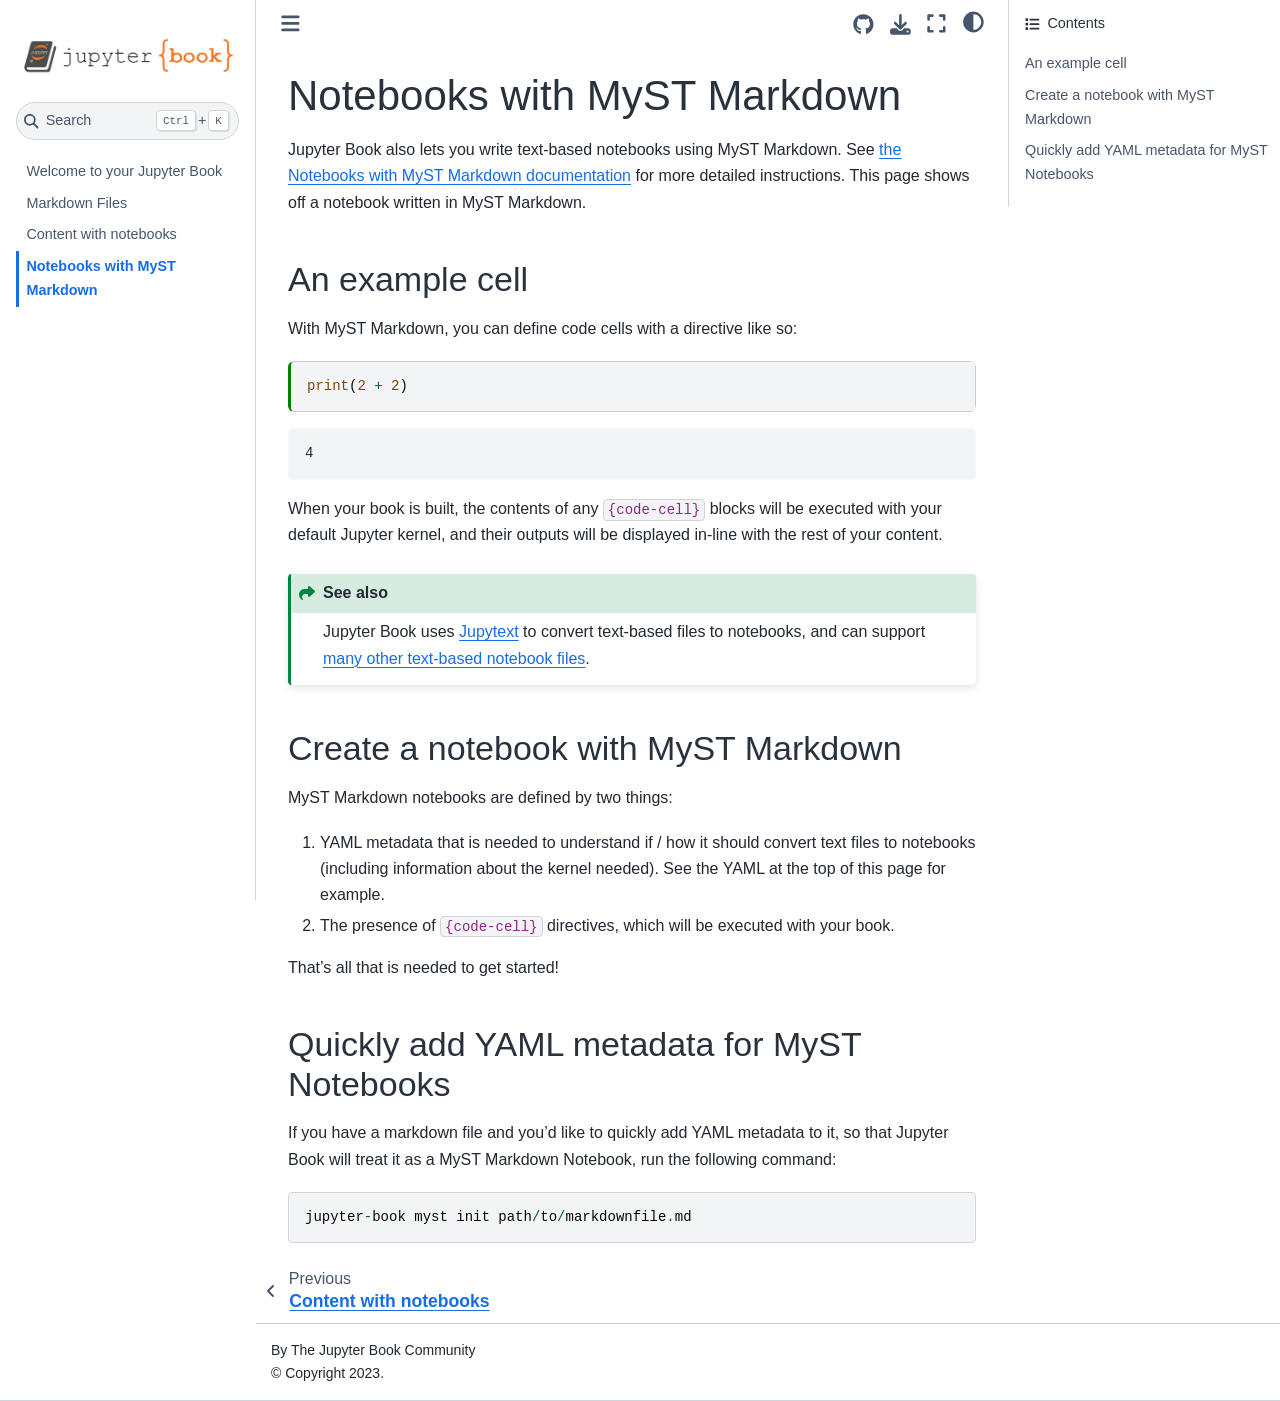
<file: markdown-notebooks.html>
<!DOCTYPE html>


<html lang="en" data-content_root="./" >

  <head>
    <meta charset="utf-8" />
    <meta name="viewport" content="width=device-width, initial-scale=1.0" /><meta name="viewport" content="width=device-width, initial-scale=1" />

    <title>Notebooks with MyST Markdown &#8212; My sample book</title>
  
  
  
  <script data-cfasync="false">
    document.documentElement.dataset.mode = localStorage.getItem("mode") || "";
    document.documentElement.dataset.theme = localStorage.getItem("theme") || "";
  </script>
  <!--
    this give us a css class that will be invisible only if js is disabled
  -->
  <noscript>
    <style>
      .pst-js-only { display: none !important; }

    </style>
  </noscript>
  
  <!-- Loaded before other Sphinx assets -->
  <link href="_static/styles/theme.css?digest=8878045cc6db502f8baf" rel="stylesheet" />
<link href="_static/styles/pydata-sphinx-theme.css?digest=8878045cc6db502f8baf" rel="stylesheet" />

    <link rel="stylesheet" type="text/css" href="_static/pygments.css?v=fa44fd50" />
    <link rel="stylesheet" type="text/css" href="_static/styles/sphinx-book-theme.css?v=a3416100" />
    <link rel="stylesheet" type="text/css" href="_static/togglebutton.css?v=13237357" />
    <link rel="stylesheet" type="text/css" href="_static/copybutton.css?v=76b2166b" />
    <link rel="stylesheet" type="text/css" href="_static/mystnb.4510f1fc1dee50b3e5859aac5469c37c29e427902b24a333a5f9fcb2f0b3ac41.css" />
    <link rel="stylesheet" type="text/css" href="_static/sphinx-thebe.css?v=4fa983c6" />
    <link rel="stylesheet" type="text/css" href="_static/sphinx-design.min.css?v=95c83b7e" />
  
  <!-- So that users can add custom icons -->
  <script src="_static/scripts/fontawesome.js?digest=8878045cc6db502f8baf"></script>
  <!-- Pre-loaded scripts that we'll load fully later -->
  <link rel="preload" as="script" href="_static/scripts/bootstrap.js?digest=8878045cc6db502f8baf" />
<link rel="preload" as="script" href="_static/scripts/pydata-sphinx-theme.js?digest=8878045cc6db502f8baf" />

    <script src="_static/documentation_options.js?v=9eb32ce0"></script>
    <script src="_static/doctools.js?v=9a2dae69"></script>
    <script src="_static/sphinx_highlight.js?v=dc90522c"></script>
    <script src="_static/clipboard.min.js?v=a7894cd8"></script>
    <script src="_static/copybutton.js?v=f281be69"></script>
    <script src="_static/scripts/sphinx-book-theme.js?v=887ef09a"></script>
    <script>let toggleHintShow = 'Click to show';</script>
    <script>let toggleHintHide = 'Click to hide';</script>
    <script>let toggleOpenOnPrint = 'true';</script>
    <script src="_static/togglebutton.js?v=4a39c7ea"></script>
    <script>var togglebuttonSelector = '.toggle, .admonition.dropdown';</script>
    <script src="_static/design-tabs.js?v=f930bc37"></script>
    <script>const THEBE_JS_URL = "https://unpkg.com/thebe@0.8.2/lib/index.js"; const thebe_selector = ".thebe,.cell"; const thebe_selector_input = "pre"; const thebe_selector_output = ".output, .cell_output"</script>
    <script async="async" src="_static/sphinx-thebe.js?v=c100c467"></script>
    <script>var togglebuttonSelector = '.toggle, .admonition.dropdown';</script>
    <script>const THEBE_JS_URL = "https://unpkg.com/thebe@0.8.2/lib/index.js"; const thebe_selector = ".thebe,.cell"; const thebe_selector_input = "pre"; const thebe_selector_output = ".output, .cell_output"</script>
    <script>DOCUMENTATION_OPTIONS.pagename = 'markdown-notebooks';</script>
    <link rel="index" title="Index" href="genindex.html" />
    <link rel="search" title="Search" href="search.html" />
    <link rel="prev" title="Content with notebooks" href="notebooks.html" />
  <meta name="viewport" content="width=device-width, initial-scale=1"/>
  <meta name="docsearch:language" content="en"/>
  <meta name="docsearch:version" content="" />
  </head>
  
  
  <body data-bs-spy="scroll" data-bs-target=".bd-toc-nav" data-offset="180" data-bs-root-margin="0px 0px -60%" data-default-mode="">

  
  
  <div id="pst-skip-link" class="skip-link d-print-none"><a href="#main-content">Skip to main content</a></div>
  
  <div id="pst-scroll-pixel-helper"></div>
  
  <button type="button" class="btn rounded-pill" id="pst-back-to-top">
    <i class="fa-solid fa-arrow-up"></i>Back to top</button>

  
  <dialog id="pst-search-dialog">
    
<form class="bd-search d-flex align-items-center"
      action="search.html"
      method="get">
  <i class="fa-solid fa-magnifying-glass"></i>
  <input type="search"
         class="form-control"
         name="q"
         placeholder="Search this book..."
         aria-label="Search this book..."
         autocomplete="off"
         autocorrect="off"
         autocapitalize="off"
         spellcheck="false"/>
  <span class="search-button__kbd-shortcut"><kbd class="kbd-shortcut__modifier">Ctrl</kbd>+<kbd>K</kbd></span>
</form>
  </dialog>

  <div class="pst-async-banner-revealer d-none">
  <aside id="bd-header-version-warning" class="d-none d-print-none" aria-label="Version warning"></aside>
</div>

  
    <header class="bd-header navbar navbar-expand-lg bd-navbar d-print-none">
    </header>
  

  <div class="bd-container">
    <div class="bd-container__inner bd-page-width">
      
      
      
      <dialog id="pst-primary-sidebar-modal"></dialog>
      <div id="pst-primary-sidebar" class="bd-sidebar-primary bd-sidebar">
        

  
  <div class="sidebar-header-items sidebar-primary__section">
    
    
    
    
  </div>
  
    <div class="sidebar-primary-items__start sidebar-primary__section">
        <div class="sidebar-primary-item">

  
    
  

<a class="navbar-brand logo" href="intro.html">
  
  
  
  
  
    
    
      
    
    
    <img src="_static/logo.png" class="logo__image only-light" alt="My sample book - Home"/>
    <img src="_static/logo.png" class="logo__image only-dark pst-js-only" alt="My sample book - Home"/>
  
  
</a></div>
        <div class="sidebar-primary-item">

<button class="btn search-button-field search-button__button pst-js-only" title="Search" aria-label="Search" data-bs-placement="bottom" data-bs-toggle="tooltip">
 <i class="fa-solid fa-magnifying-glass"></i>
 <span class="search-button__default-text">Search</span>
 <span class="search-button__kbd-shortcut"><kbd class="kbd-shortcut__modifier">Ctrl</kbd>+<kbd class="kbd-shortcut__modifier">K</kbd></span>
</button></div>
        <div class="sidebar-primary-item"><nav class="bd-links bd-docs-nav" aria-label="Main">
    <div class="bd-toc-item navbar-nav active">
        
        <ul class="nav bd-sidenav bd-sidenav__home-link">
            <li class="toctree-l1">
                <a class="reference internal" href="intro.html">
                    Welcome to your Jupyter Book
                </a>
            </li>
        </ul>
        <ul class="current nav bd-sidenav">
<li class="toctree-l1"><a class="reference internal" href="markdown.html">Markdown Files</a></li>
<li class="toctree-l1"><a class="reference internal" href="notebooks.html">Content with notebooks</a></li>
<li class="toctree-l1 current active"><a class="current reference internal" href="#">Notebooks with MyST Markdown</a></li>
</ul>

    </div>
</nav></div>
    </div>
  
  
  <div class="sidebar-primary-items__end sidebar-primary__section">
      <div class="sidebar-primary-item">
<div id="ethical-ad-placement"
      class="flat"
      data-ea-publisher="readthedocs"
      data-ea-type="readthedocs-sidebar"
      data-ea-manual="true">
</div></div>
  </div>


      </div>
      
      <main id="main-content" class="bd-main" role="main">
        
        

<div class="sbt-scroll-pixel-helper"></div>

          <div class="bd-content">
            <div class="bd-article-container">
              
              <div class="bd-header-article d-print-none">
<div class="header-article-items header-article__inner">
  
    <div class="header-article-items__start">
      
        <div class="header-article-item"><button class="sidebar-toggle primary-toggle btn btn-sm" title="Toggle primary sidebar" data-bs-placement="bottom" data-bs-toggle="tooltip">
  <span class="fa-solid fa-bars"></span>
</button></div>
      
    </div>
  
  
    <div class="header-article-items__end">
      
        <div class="header-article-item">

<div class="article-header-buttons">





<div class="dropdown dropdown-source-buttons">
  <button class="btn dropdown-toggle" type="button" data-bs-toggle="dropdown" aria-expanded="false" aria-label="Source repositories">
    <i class="fab fa-github"></i>
  </button>
  <ul class="dropdown-menu">
      
      
      
      <li><a href="https://github.com/executablebooks/jupyter-book" target="_blank"
   class="btn btn-sm btn-source-repository-button dropdown-item"
   title="Source repository"
   data-bs-placement="left" data-bs-toggle="tooltip"
>
  

<span class="btn__icon-container">
  <i class="fab fa-github"></i>
  </span>
<span class="btn__text-container">Repository</span>
</a>
</li>
      
      
      
      
      <li><a href="https://github.com/executablebooks/jupyter-book/issues/new?title=Issue%20on%20page%20%2Fmarkdown-notebooks.html&body=Your%20issue%20content%20here." target="_blank"
   class="btn btn-sm btn-source-issues-button dropdown-item"
   title="Open an issue"
   data-bs-placement="left" data-bs-toggle="tooltip"
>
  

<span class="btn__icon-container">
  <i class="fas fa-lightbulb"></i>
  </span>
<span class="btn__text-container">Open issue</span>
</a>
</li>
      
  </ul>
</div>






<div class="dropdown dropdown-download-buttons">
  <button class="btn dropdown-toggle" type="button" data-bs-toggle="dropdown" aria-expanded="false" aria-label="Download this page">
    <i class="fas fa-download"></i>
  </button>
  <ul class="dropdown-menu">
      
      
      
      <li><a href="_sources/markdown-notebooks.md" target="_blank"
   class="btn btn-sm btn-download-source-button dropdown-item"
   title="Download source file"
   data-bs-placement="left" data-bs-toggle="tooltip"
>
  

<span class="btn__icon-container">
  <i class="fas fa-file"></i>
  </span>
<span class="btn__text-container">.md</span>
</a>
</li>
      
      
      
      
      <li>
<button onclick="window.print()"
  class="btn btn-sm btn-download-pdf-button dropdown-item"
  title="Print to PDF"
  data-bs-placement="left" data-bs-toggle="tooltip"
>
  

<span class="btn__icon-container">
  <i class="fas fa-file-pdf"></i>
  </span>
<span class="btn__text-container">.pdf</span>
</button>
</li>
      
  </ul>
</div>




<button onclick="toggleFullScreen()"
  class="btn btn-sm btn-fullscreen-button"
  title="Fullscreen mode"
  data-bs-placement="bottom" data-bs-toggle="tooltip"
>
  

<span class="btn__icon-container">
  <i class="fas fa-expand"></i>
  </span>

</button>



<button class="btn btn-sm nav-link pst-navbar-icon theme-switch-button pst-js-only" aria-label="Color mode" data-bs-title="Color mode"  data-bs-placement="bottom" data-bs-toggle="tooltip">
  <i class="theme-switch fa-solid fa-sun                fa-lg" data-mode="light" title="Light"></i>
  <i class="theme-switch fa-solid fa-moon               fa-lg" data-mode="dark"  title="Dark"></i>
  <i class="theme-switch fa-solid fa-circle-half-stroke fa-lg" data-mode="auto"  title="System Settings"></i>
</button>


<button class="btn btn-sm pst-navbar-icon search-button search-button__button pst-js-only" title="Search" aria-label="Search" data-bs-placement="bottom" data-bs-toggle="tooltip">
    <i class="fa-solid fa-magnifying-glass fa-lg"></i>
</button>
<button class="sidebar-toggle secondary-toggle btn btn-sm" title="Toggle secondary sidebar" data-bs-placement="bottom" data-bs-toggle="tooltip">
    <span class="fa-solid fa-list"></span>
</button>
</div></div>
      
    </div>
  
</div>
</div>
              
              

<div id="jb-print-docs-body" class="onlyprint">
    <h1>Notebooks with MyST Markdown</h1>
    <!-- Table of contents -->
    <div id="print-main-content">
        <div id="jb-print-toc">
            
            <div>
                <h2> Contents </h2>
            </div>
            <nav aria-label="Page">
                <ul class="visible nav section-nav flex-column">
<li class="toc-h2 nav-item toc-entry"><a class="reference internal nav-link" href="#an-example-cell">An example cell</a></li>
<li class="toc-h2 nav-item toc-entry"><a class="reference internal nav-link" href="#create-a-notebook-with-myst-markdown">Create a notebook with MyST Markdown</a></li>
<li class="toc-h2 nav-item toc-entry"><a class="reference internal nav-link" href="#quickly-add-yaml-metadata-for-myst-notebooks">Quickly add YAML metadata for MyST Notebooks</a></li>
</ul>
            </nav>
        </div>
    </div>
</div>

              
                
<div id="searchbox"></div>
                <article class="bd-article">
                  
  <section class="tex2jax_ignore mathjax_ignore" id="notebooks-with-myst-markdown">
<h1>Notebooks with MyST Markdown<a class="headerlink" href="#notebooks-with-myst-markdown" title="Link to this heading">#</a></h1>
<p>Jupyter Book also lets you write text-based notebooks using MyST Markdown.
See <a class="reference external" href="https://jupyterbook.org/file-types/myst-notebooks.html">the Notebooks with MyST Markdown documentation</a> for more detailed instructions.
This page shows off a notebook written in MyST Markdown.</p>
<section id="an-example-cell">
<h2>An example cell<a class="headerlink" href="#an-example-cell" title="Link to this heading">#</a></h2>
<p>With MyST Markdown, you can define code cells with a directive like so:</p>
<div class="cell docutils container">
<div class="cell_input docutils container">
<div class="highlight-ipython3 notranslate"><div class="highlight"><pre><span></span><span class="nb">print</span><span class="p">(</span><span class="mi">2</span> <span class="o">+</span> <span class="mi">2</span><span class="p">)</span>
</pre></div>
</div>
</div>
<div class="cell_output docutils container">
<div class="output stream highlight-myst-ansi notranslate"><div class="highlight"><pre><span></span>4
</pre></div>
</div>
</div>
</div>
<p>When your book is built, the contents of any <code class="docutils literal notranslate"><span class="pre">{code-cell}</span></code> blocks will be
executed with your default Jupyter kernel, and their outputs will be displayed
in-line with the rest of your content.</p>
<div class="admonition seealso">
<p class="admonition-title">See also</p>
<p>Jupyter Book uses <a class="reference external" href="https://jupytext.readthedocs.io/en/latest/">Jupytext</a> to convert text-based files to notebooks, and can support <a class="reference external" href="https://jupyterbook.org/file-types/jupytext.html">many other text-based notebook files</a>.</p>
</div>
</section>
<section id="create-a-notebook-with-myst-markdown">
<h2>Create a notebook with MyST Markdown<a class="headerlink" href="#create-a-notebook-with-myst-markdown" title="Link to this heading">#</a></h2>
<p>MyST Markdown notebooks are defined by two things:</p>
<ol class="arabic simple">
<li><p>YAML metadata that is needed to understand if / how it should convert text files to notebooks (including information about the kernel needed).
See the YAML at the top of this page for example.</p></li>
<li><p>The presence of <code class="docutils literal notranslate"><span class="pre">{code-cell}</span></code> directives, which will be executed with your book.</p></li>
</ol>
<p>That’s all that is needed to get started!</p>
</section>
<section id="quickly-add-yaml-metadata-for-myst-notebooks">
<h2>Quickly add YAML metadata for MyST Notebooks<a class="headerlink" href="#quickly-add-yaml-metadata-for-myst-notebooks" title="Link to this heading">#</a></h2>
<p>If you have a markdown file and you’d like to quickly add YAML metadata to it, so that Jupyter Book will treat it as a MyST Markdown Notebook, run the following command:</p>
<div class="highlight-default notranslate"><div class="highlight"><pre><span></span><span class="n">jupyter</span><span class="o">-</span><span class="n">book</span> <span class="n">myst</span> <span class="n">init</span> <span class="n">path</span><span class="o">/</span><span class="n">to</span><span class="o">/</span><span class="n">markdownfile</span><span class="o">.</span><span class="n">md</span>
</pre></div>
</div>
</section>
</section>

    <script type="text/x-thebe-config">
    {
        requestKernel: true,
        binderOptions: {
            repo: "binder-examples/jupyter-stacks-datascience",
            ref: "master",
        },
        codeMirrorConfig: {
            theme: "abcdef",
            mode: "python"
        },
        kernelOptions: {
            name: "python3",
            path: "./."
        },
        predefinedOutput: true
    }
    </script>
    <script>kernelName = 'python3'</script>

                </article>
              

              
              
              
              
                <footer class="prev-next-footer d-print-none">
                  
<div class="prev-next-area">
    <a class="left-prev"
       href="notebooks.html"
       title="previous page">
      <i class="fa-solid fa-angle-left"></i>
      <div class="prev-next-info">
        <p class="prev-next-subtitle">previous</p>
        <p class="prev-next-title">Content with notebooks</p>
      </div>
    </a>
</div>
                </footer>
              
            </div>
            
            
              
                <dialog id="pst-secondary-sidebar-modal"></dialog>
                <div id="pst-secondary-sidebar" class="bd-sidebar-secondary bd-toc"><div class="sidebar-secondary-items sidebar-secondary__inner">


  <div class="sidebar-secondary-item">
  <div class="page-toc tocsection onthispage">
    <i class="fa-solid fa-list"></i> Contents
  </div>
  <nav class="bd-toc-nav page-toc">
    <ul class="visible nav section-nav flex-column">
<li class="toc-h2 nav-item toc-entry"><a class="reference internal nav-link" href="#an-example-cell">An example cell</a></li>
<li class="toc-h2 nav-item toc-entry"><a class="reference internal nav-link" href="#create-a-notebook-with-myst-markdown">Create a notebook with MyST Markdown</a></li>
<li class="toc-h2 nav-item toc-entry"><a class="reference internal nav-link" href="#quickly-add-yaml-metadata-for-myst-notebooks">Quickly add YAML metadata for MyST Notebooks</a></li>
</ul>
  </nav></div>

</div></div>
              
            
          </div>
          <footer class="bd-footer-content">
            
<div class="bd-footer-content__inner container">
  
  <div class="footer-item">
    
<p class="component-author">
By The Jupyter Book Community
</p>

  </div>
  
  <div class="footer-item">
    

  <p class="copyright">
    
      © Copyright 2023.
      <br/>
    
  </p>

  </div>
  
  <div class="footer-item">
    
  </div>
  
  <div class="footer-item">
    
  </div>
  
</div>
          </footer>
        

      </main>
    </div>
  </div>
  
  <!-- Scripts loaded after <body> so the DOM is not blocked -->
  <script defer src="_static/scripts/bootstrap.js?digest=8878045cc6db502f8baf"></script>
<script defer src="_static/scripts/pydata-sphinx-theme.js?digest=8878045cc6db502f8baf"></script>

  <footer class="bd-footer">
  </footer>
  </body>
</html>
</file>
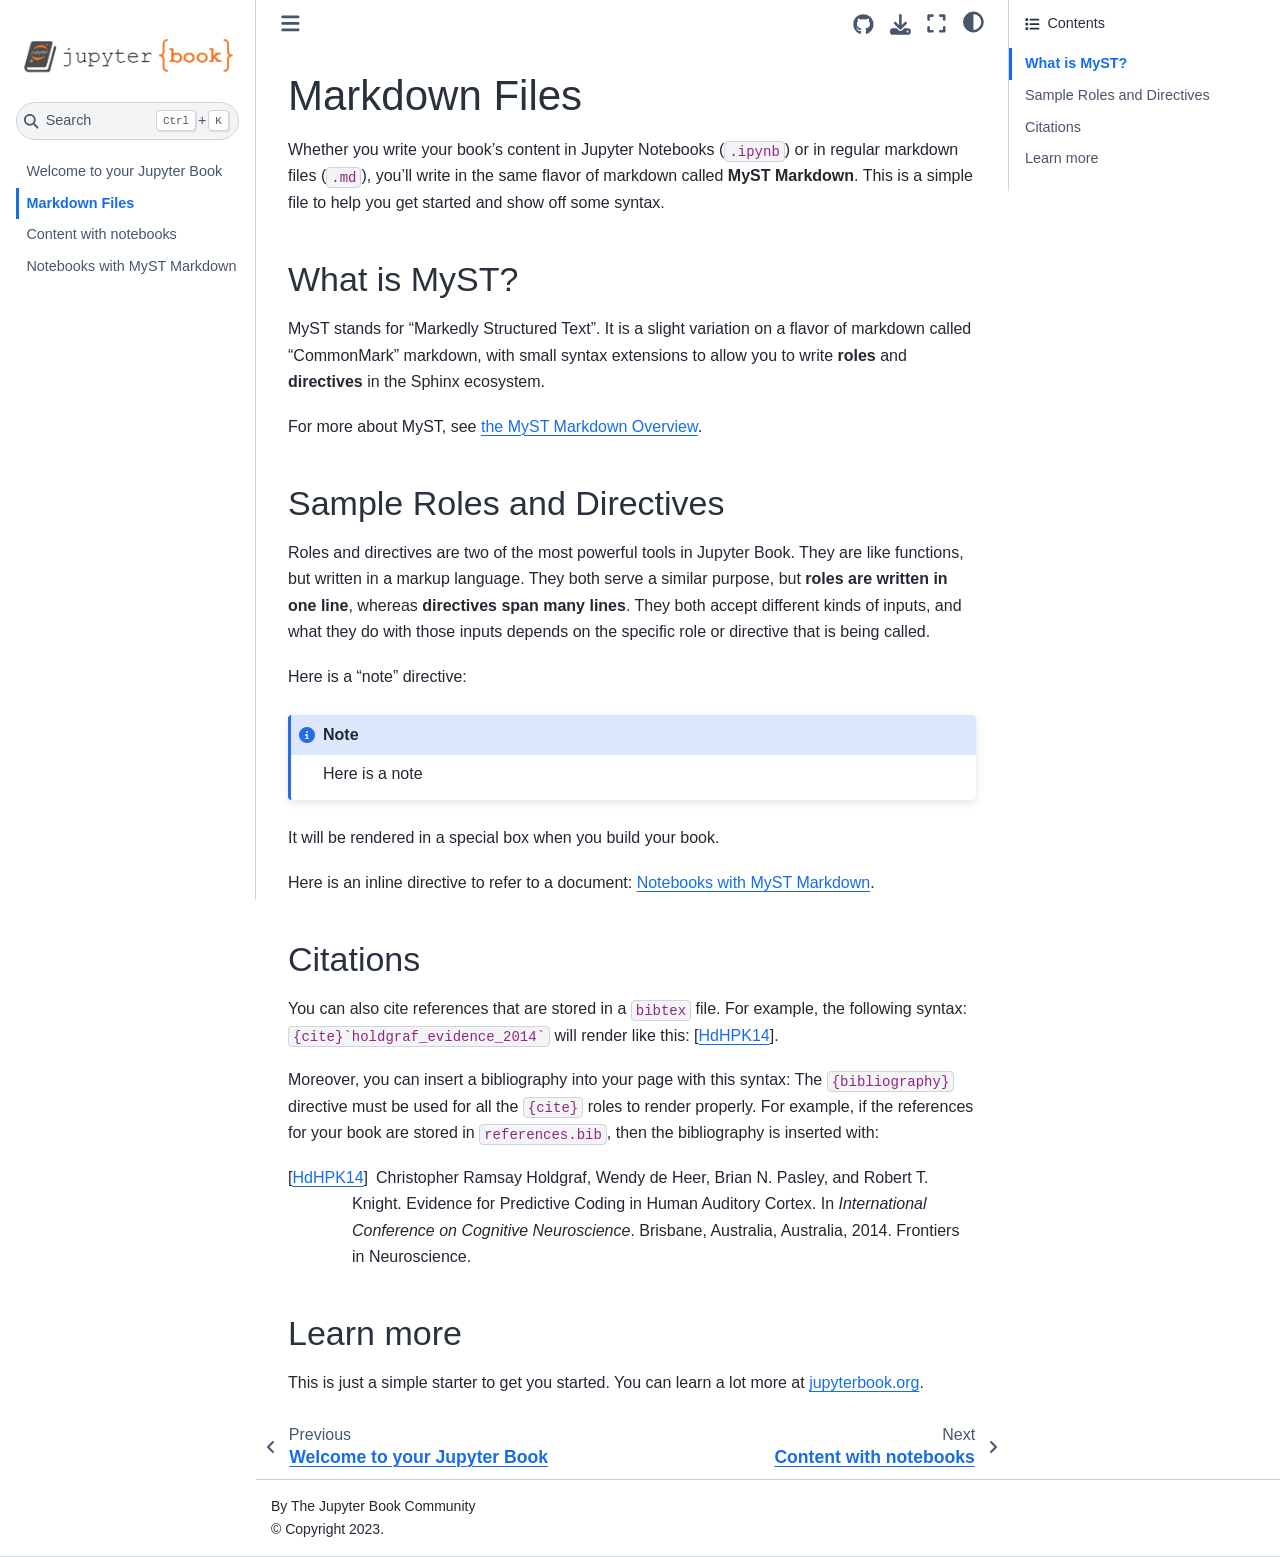
<file: markdown.html>
<!DOCTYPE html>


<html lang="en" data-content_root="./" >

  <head>
    <meta charset="utf-8" />
    <meta name="viewport" content="width=device-width, initial-scale=1.0" /><meta name="viewport" content="width=device-width, initial-scale=1" />

    <title>Markdown Files &#8212; My sample book</title>
  
  
  
  <script data-cfasync="false">
    document.documentElement.dataset.mode = localStorage.getItem("mode") || "";
    document.documentElement.dataset.theme = localStorage.getItem("theme") || "";
  </script>
  <!--
    this give us a css class that will be invisible only if js is disabled
  -->
  <noscript>
    <style>
      .pst-js-only { display: none !important; }

    </style>
  </noscript>
  
  <!-- Loaded before other Sphinx assets -->
  <link href="_static/styles/theme.css?digest=8878045cc6db502f8baf" rel="stylesheet" />
<link href="_static/styles/pydata-sphinx-theme.css?digest=8878045cc6db502f8baf" rel="stylesheet" />

    <link rel="stylesheet" type="text/css" href="_static/pygments.css?v=fa44fd50" />
    <link rel="stylesheet" type="text/css" href="_static/styles/sphinx-book-theme.css?v=a3416100" />
    <link rel="stylesheet" type="text/css" href="_static/togglebutton.css?v=13237357" />
    <link rel="stylesheet" type="text/css" href="_static/copybutton.css?v=76b2166b" />
    <link rel="stylesheet" type="text/css" href="_static/mystnb.4510f1fc1dee50b3e5859aac5469c37c29e427902b24a333a5f9fcb2f0b3ac41.css" />
    <link rel="stylesheet" type="text/css" href="_static/sphinx-thebe.css?v=4fa983c6" />
    <link rel="stylesheet" type="text/css" href="_static/sphinx-design.min.css?v=95c83b7e" />
  
  <!-- So that users can add custom icons -->
  <script src="_static/scripts/fontawesome.js?digest=8878045cc6db502f8baf"></script>
  <!-- Pre-loaded scripts that we'll load fully later -->
  <link rel="preload" as="script" href="_static/scripts/bootstrap.js?digest=8878045cc6db502f8baf" />
<link rel="preload" as="script" href="_static/scripts/pydata-sphinx-theme.js?digest=8878045cc6db502f8baf" />

    <script src="_static/documentation_options.js?v=9eb32ce0"></script>
    <script src="_static/doctools.js?v=9a2dae69"></script>
    <script src="_static/sphinx_highlight.js?v=dc90522c"></script>
    <script src="_static/clipboard.min.js?v=a7894cd8"></script>
    <script src="_static/copybutton.js?v=f281be69"></script>
    <script src="_static/scripts/sphinx-book-theme.js?v=887ef09a"></script>
    <script>let toggleHintShow = 'Click to show';</script>
    <script>let toggleHintHide = 'Click to hide';</script>
    <script>let toggleOpenOnPrint = 'true';</script>
    <script src="_static/togglebutton.js?v=4a39c7ea"></script>
    <script>var togglebuttonSelector = '.toggle, .admonition.dropdown';</script>
    <script src="_static/design-tabs.js?v=f930bc37"></script>
    <script>const THEBE_JS_URL = "https://unpkg.com/thebe@0.8.2/lib/index.js"; const thebe_selector = ".thebe,.cell"; const thebe_selector_input = "pre"; const thebe_selector_output = ".output, .cell_output"</script>
    <script async="async" src="_static/sphinx-thebe.js?v=c100c467"></script>
    <script>var togglebuttonSelector = '.toggle, .admonition.dropdown';</script>
    <script>const THEBE_JS_URL = "https://unpkg.com/thebe@0.8.2/lib/index.js"; const thebe_selector = ".thebe,.cell"; const thebe_selector_input = "pre"; const thebe_selector_output = ".output, .cell_output"</script>
    <script>DOCUMENTATION_OPTIONS.pagename = 'markdown';</script>
    <link rel="index" title="Index" href="genindex.html" />
    <link rel="search" title="Search" href="search.html" />
    <link rel="next" title="Content with notebooks" href="notebooks.html" />
    <link rel="prev" title="Welcome to your Jupyter Book" href="intro.html" />
  <meta name="viewport" content="width=device-width, initial-scale=1"/>
  <meta name="docsearch:language" content="en"/>
  <meta name="docsearch:version" content="" />
  </head>
  
  
  <body data-bs-spy="scroll" data-bs-target=".bd-toc-nav" data-offset="180" data-bs-root-margin="0px 0px -60%" data-default-mode="">

  
  
  <div id="pst-skip-link" class="skip-link d-print-none"><a href="#main-content">Skip to main content</a></div>
  
  <div id="pst-scroll-pixel-helper"></div>
  
  <button type="button" class="btn rounded-pill" id="pst-back-to-top">
    <i class="fa-solid fa-arrow-up"></i>Back to top</button>

  
  <dialog id="pst-search-dialog">
    
<form class="bd-search d-flex align-items-center"
      action="search.html"
      method="get">
  <i class="fa-solid fa-magnifying-glass"></i>
  <input type="search"
         class="form-control"
         name="q"
         placeholder="Search this book..."
         aria-label="Search this book..."
         autocomplete="off"
         autocorrect="off"
         autocapitalize="off"
         spellcheck="false"/>
  <span class="search-button__kbd-shortcut"><kbd class="kbd-shortcut__modifier">Ctrl</kbd>+<kbd>K</kbd></span>
</form>
  </dialog>

  <div class="pst-async-banner-revealer d-none">
  <aside id="bd-header-version-warning" class="d-none d-print-none" aria-label="Version warning"></aside>
</div>

  
    <header class="bd-header navbar navbar-expand-lg bd-navbar d-print-none">
    </header>
  

  <div class="bd-container">
    <div class="bd-container__inner bd-page-width">
      
      
      
      <dialog id="pst-primary-sidebar-modal"></dialog>
      <div id="pst-primary-sidebar" class="bd-sidebar-primary bd-sidebar">
        

  
  <div class="sidebar-header-items sidebar-primary__section">
    
    
    
    
  </div>
  
    <div class="sidebar-primary-items__start sidebar-primary__section">
        <div class="sidebar-primary-item">

  
    
  

<a class="navbar-brand logo" href="intro.html">
  
  
  
  
  
    
    
      
    
    
    <img src="_static/logo.png" class="logo__image only-light" alt="My sample book - Home"/>
    <img src="_static/logo.png" class="logo__image only-dark pst-js-only" alt="My sample book - Home"/>
  
  
</a></div>
        <div class="sidebar-primary-item">

<button class="btn search-button-field search-button__button pst-js-only" title="Search" aria-label="Search" data-bs-placement="bottom" data-bs-toggle="tooltip">
 <i class="fa-solid fa-magnifying-glass"></i>
 <span class="search-button__default-text">Search</span>
 <span class="search-button__kbd-shortcut"><kbd class="kbd-shortcut__modifier">Ctrl</kbd>+<kbd class="kbd-shortcut__modifier">K</kbd></span>
</button></div>
        <div class="sidebar-primary-item"><nav class="bd-links bd-docs-nav" aria-label="Main">
    <div class="bd-toc-item navbar-nav active">
        
        <ul class="nav bd-sidenav bd-sidenav__home-link">
            <li class="toctree-l1">
                <a class="reference internal" href="intro.html">
                    Welcome to your Jupyter Book
                </a>
            </li>
        </ul>
        <ul class="current nav bd-sidenav">
<li class="toctree-l1 current active"><a class="current reference internal" href="#">Markdown Files</a></li>
<li class="toctree-l1"><a class="reference internal" href="notebooks.html">Content with notebooks</a></li>
<li class="toctree-l1"><a class="reference internal" href="markdown-notebooks.html">Notebooks with MyST Markdown</a></li>
</ul>

    </div>
</nav></div>
    </div>
  
  
  <div class="sidebar-primary-items__end sidebar-primary__section">
      <div class="sidebar-primary-item">
<div id="ethical-ad-placement"
      class="flat"
      data-ea-publisher="readthedocs"
      data-ea-type="readthedocs-sidebar"
      data-ea-manual="true">
</div></div>
  </div>


      </div>
      
      <main id="main-content" class="bd-main" role="main">
        
        

<div class="sbt-scroll-pixel-helper"></div>

          <div class="bd-content">
            <div class="bd-article-container">
              
              <div class="bd-header-article d-print-none">
<div class="header-article-items header-article__inner">
  
    <div class="header-article-items__start">
      
        <div class="header-article-item"><button class="sidebar-toggle primary-toggle btn btn-sm" title="Toggle primary sidebar" data-bs-placement="bottom" data-bs-toggle="tooltip">
  <span class="fa-solid fa-bars"></span>
</button></div>
      
    </div>
  
  
    <div class="header-article-items__end">
      
        <div class="header-article-item">

<div class="article-header-buttons">





<div class="dropdown dropdown-source-buttons">
  <button class="btn dropdown-toggle" type="button" data-bs-toggle="dropdown" aria-expanded="false" aria-label="Source repositories">
    <i class="fab fa-github"></i>
  </button>
  <ul class="dropdown-menu">
      
      
      
      <li><a href="https://github.com/executablebooks/jupyter-book" target="_blank"
   class="btn btn-sm btn-source-repository-button dropdown-item"
   title="Source repository"
   data-bs-placement="left" data-bs-toggle="tooltip"
>
  

<span class="btn__icon-container">
  <i class="fab fa-github"></i>
  </span>
<span class="btn__text-container">Repository</span>
</a>
</li>
      
      
      
      
      <li><a href="https://github.com/executablebooks/jupyter-book/issues/new?title=Issue%20on%20page%20%2Fmarkdown.html&body=Your%20issue%20content%20here." target="_blank"
   class="btn btn-sm btn-source-issues-button dropdown-item"
   title="Open an issue"
   data-bs-placement="left" data-bs-toggle="tooltip"
>
  

<span class="btn__icon-container">
  <i class="fas fa-lightbulb"></i>
  </span>
<span class="btn__text-container">Open issue</span>
</a>
</li>
      
  </ul>
</div>






<div class="dropdown dropdown-download-buttons">
  <button class="btn dropdown-toggle" type="button" data-bs-toggle="dropdown" aria-expanded="false" aria-label="Download this page">
    <i class="fas fa-download"></i>
  </button>
  <ul class="dropdown-menu">
      
      
      
      <li><a href="_sources/markdown.md" target="_blank"
   class="btn btn-sm btn-download-source-button dropdown-item"
   title="Download source file"
   data-bs-placement="left" data-bs-toggle="tooltip"
>
  

<span class="btn__icon-container">
  <i class="fas fa-file"></i>
  </span>
<span class="btn__text-container">.md</span>
</a>
</li>
      
      
      
      
      <li>
<button onclick="window.print()"
  class="btn btn-sm btn-download-pdf-button dropdown-item"
  title="Print to PDF"
  data-bs-placement="left" data-bs-toggle="tooltip"
>
  

<span class="btn__icon-container">
  <i class="fas fa-file-pdf"></i>
  </span>
<span class="btn__text-container">.pdf</span>
</button>
</li>
      
  </ul>
</div>




<button onclick="toggleFullScreen()"
  class="btn btn-sm btn-fullscreen-button"
  title="Fullscreen mode"
  data-bs-placement="bottom" data-bs-toggle="tooltip"
>
  

<span class="btn__icon-container">
  <i class="fas fa-expand"></i>
  </span>

</button>



<button class="btn btn-sm nav-link pst-navbar-icon theme-switch-button pst-js-only" aria-label="Color mode" data-bs-title="Color mode"  data-bs-placement="bottom" data-bs-toggle="tooltip">
  <i class="theme-switch fa-solid fa-sun                fa-lg" data-mode="light" title="Light"></i>
  <i class="theme-switch fa-solid fa-moon               fa-lg" data-mode="dark"  title="Dark"></i>
  <i class="theme-switch fa-solid fa-circle-half-stroke fa-lg" data-mode="auto"  title="System Settings"></i>
</button>


<button class="btn btn-sm pst-navbar-icon search-button search-button__button pst-js-only" title="Search" aria-label="Search" data-bs-placement="bottom" data-bs-toggle="tooltip">
    <i class="fa-solid fa-magnifying-glass fa-lg"></i>
</button>
<button class="sidebar-toggle secondary-toggle btn btn-sm" title="Toggle secondary sidebar" data-bs-placement="bottom" data-bs-toggle="tooltip">
    <span class="fa-solid fa-list"></span>
</button>
</div></div>
      
    </div>
  
</div>
</div>
              
              

<div id="jb-print-docs-body" class="onlyprint">
    <h1>Markdown Files</h1>
    <!-- Table of contents -->
    <div id="print-main-content">
        <div id="jb-print-toc">
            
            <div>
                <h2> Contents </h2>
            </div>
            <nav aria-label="Page">
                <ul class="visible nav section-nav flex-column">
<li class="toc-h2 nav-item toc-entry"><a class="reference internal nav-link" href="#what-is-myst">What is MyST?</a></li>
<li class="toc-h2 nav-item toc-entry"><a class="reference internal nav-link" href="#sample-roles-and-directives">Sample Roles and Directives</a></li>
<li class="toc-h2 nav-item toc-entry"><a class="reference internal nav-link" href="#citations">Citations</a></li>
<li class="toc-h2 nav-item toc-entry"><a class="reference internal nav-link" href="#learn-more">Learn more</a></li>
</ul>
            </nav>
        </div>
    </div>
</div>

              
                
<div id="searchbox"></div>
                <article class="bd-article">
                  
  <section class="tex2jax_ignore mathjax_ignore" id="markdown-files">
<h1>Markdown Files<a class="headerlink" href="#markdown-files" title="Link to this heading">#</a></h1>
<p>Whether you write your book’s content in Jupyter Notebooks (<code class="docutils literal notranslate"><span class="pre">.ipynb</span></code>) or
in regular markdown files (<code class="docutils literal notranslate"><span class="pre">.md</span></code>), you’ll write in the same flavor of markdown
called <strong>MyST Markdown</strong>.
This is a simple file to help you get started and show off some syntax.</p>
<section id="what-is-myst">
<h2>What is MyST?<a class="headerlink" href="#what-is-myst" title="Link to this heading">#</a></h2>
<p>MyST stands for “Markedly Structured Text”. It
is a slight variation on a flavor of markdown called “CommonMark” markdown,
with small syntax extensions to allow you to write <strong>roles</strong> and <strong>directives</strong>
in the Sphinx ecosystem.</p>
<p>For more about MyST, see <a class="reference external" href="https://jupyterbook.org/content/myst.html">the MyST Markdown Overview</a>.</p>
</section>
<section id="sample-roles-and-directives">
<h2>Sample Roles and Directives<a class="headerlink" href="#sample-roles-and-directives" title="Link to this heading">#</a></h2>
<p>Roles and directives are two of the most powerful tools in Jupyter Book. They
are like functions, but written in a markup language. They both
serve a similar purpose, but <strong>roles are written in one line</strong>, whereas
<strong>directives span many lines</strong>. They both accept different kinds of inputs,
and what they do with those inputs depends on the specific role or directive
that is being called.</p>
<p>Here is a “note” directive:</p>
<div class="admonition note">
<p class="admonition-title">Note</p>
<p>Here is a note</p>
</div>
<p>It will be rendered in a special box when you build your book.</p>
<p>Here is an inline directive to refer to a document: <a class="reference internal" href="markdown-notebooks.html"><span class="doc">Notebooks with MyST Markdown</span></a>.</p>
</section>
<section id="citations">
<h2>Citations<a class="headerlink" href="#citations" title="Link to this heading">#</a></h2>
<p>You can also cite references that are stored in a <code class="docutils literal notranslate"><span class="pre">bibtex</span></code> file. For example,
the following syntax: <code class="docutils literal notranslate"><span class="pre">{cite}`holdgraf_evidence_2014`</span></code> will render like
this: <span id="id1">[<a class="reference internal" href="#id3" title="Christopher Ramsay Holdgraf, Wendy de Heer, Brian N. Pasley, and Robert T. Knight. Evidence for Predictive Coding in Human Auditory Cortex. In International Conference on Cognitive Neuroscience. Brisbane, Australia, Australia, 2014. Frontiers in Neuroscience.">HdHPK14</a>]</span>.</p>
<p>Moreover, you can insert a bibliography into your page with this syntax:
The <code class="docutils literal notranslate"><span class="pre">{bibliography}</span></code> directive must be used for all the <code class="docutils literal notranslate"><span class="pre">{cite}</span></code> roles to
render properly.
For example, if the references for your book are stored in <code class="docutils literal notranslate"><span class="pre">references.bib</span></code>,
then the bibliography is inserted with:</p>
<div class="docutils container" id="id2">
<div role="list" class="citation-list">
<div class="citation" id="id3" role="doc-biblioentry">
<span class="label"><span class="fn-bracket">[</span><a role="doc-backlink" href="#id1">HdHPK14</a><span class="fn-bracket">]</span></span>
<p>Christopher Ramsay Holdgraf, Wendy de Heer, Brian N. Pasley, and Robert T. Knight. Evidence for Predictive Coding in Human Auditory Cortex. In <em>International Conference on Cognitive Neuroscience</em>. Brisbane, Australia, Australia, 2014. Frontiers in Neuroscience.</p>
</div>
</div>
</div>
</section>
<section id="learn-more">
<h2>Learn more<a class="headerlink" href="#learn-more" title="Link to this heading">#</a></h2>
<p>This is just a simple starter to get you started.
You can learn a lot more at <a class="reference external" href="https://jupyterbook.org">jupyterbook.org</a>.</p>
</section>
</section>

    <script type="text/x-thebe-config">
    {
        requestKernel: true,
        binderOptions: {
            repo: "binder-examples/jupyter-stacks-datascience",
            ref: "master",
        },
        codeMirrorConfig: {
            theme: "abcdef",
            mode: "python"
        },
        kernelOptions: {
            name: "python3",
            path: "./."
        },
        predefinedOutput: true
    }
    </script>
    <script>kernelName = 'python3'</script>

                </article>
              

              
              
              
              
                <footer class="prev-next-footer d-print-none">
                  
<div class="prev-next-area">
    <a class="left-prev"
       href="intro.html"
       title="previous page">
      <i class="fa-solid fa-angle-left"></i>
      <div class="prev-next-info">
        <p class="prev-next-subtitle">previous</p>
        <p class="prev-next-title">Welcome to your Jupyter Book</p>
      </div>
    </a>
    <a class="right-next"
       href="notebooks.html"
       title="next page">
      <div class="prev-next-info">
        <p class="prev-next-subtitle">next</p>
        <p class="prev-next-title">Content with notebooks</p>
      </div>
      <i class="fa-solid fa-angle-right"></i>
    </a>
</div>
                </footer>
              
            </div>
            
            
              
                <dialog id="pst-secondary-sidebar-modal"></dialog>
                <div id="pst-secondary-sidebar" class="bd-sidebar-secondary bd-toc"><div class="sidebar-secondary-items sidebar-secondary__inner">


  <div class="sidebar-secondary-item">
  <div class="page-toc tocsection onthispage">
    <i class="fa-solid fa-list"></i> Contents
  </div>
  <nav class="bd-toc-nav page-toc">
    <ul class="visible nav section-nav flex-column">
<li class="toc-h2 nav-item toc-entry"><a class="reference internal nav-link" href="#what-is-myst">What is MyST?</a></li>
<li class="toc-h2 nav-item toc-entry"><a class="reference internal nav-link" href="#sample-roles-and-directives">Sample Roles and Directives</a></li>
<li class="toc-h2 nav-item toc-entry"><a class="reference internal nav-link" href="#citations">Citations</a></li>
<li class="toc-h2 nav-item toc-entry"><a class="reference internal nav-link" href="#learn-more">Learn more</a></li>
</ul>
  </nav></div>

</div></div>
              
            
          </div>
          <footer class="bd-footer-content">
            
<div class="bd-footer-content__inner container">
  
  <div class="footer-item">
    
<p class="component-author">
By The Jupyter Book Community
</p>

  </div>
  
  <div class="footer-item">
    

  <p class="copyright">
    
      © Copyright 2023.
      <br/>
    
  </p>

  </div>
  
  <div class="footer-item">
    
  </div>
  
  <div class="footer-item">
    
  </div>
  
</div>
          </footer>
        

      </main>
    </div>
  </div>
  
  <!-- Scripts loaded after <body> so the DOM is not blocked -->
  <script defer src="_static/scripts/bootstrap.js?digest=8878045cc6db502f8baf"></script>
<script defer src="_static/scripts/pydata-sphinx-theme.js?digest=8878045cc6db502f8baf"></script>

  <footer class="bd-footer">
  </footer>
  </body>
</html>
</file>
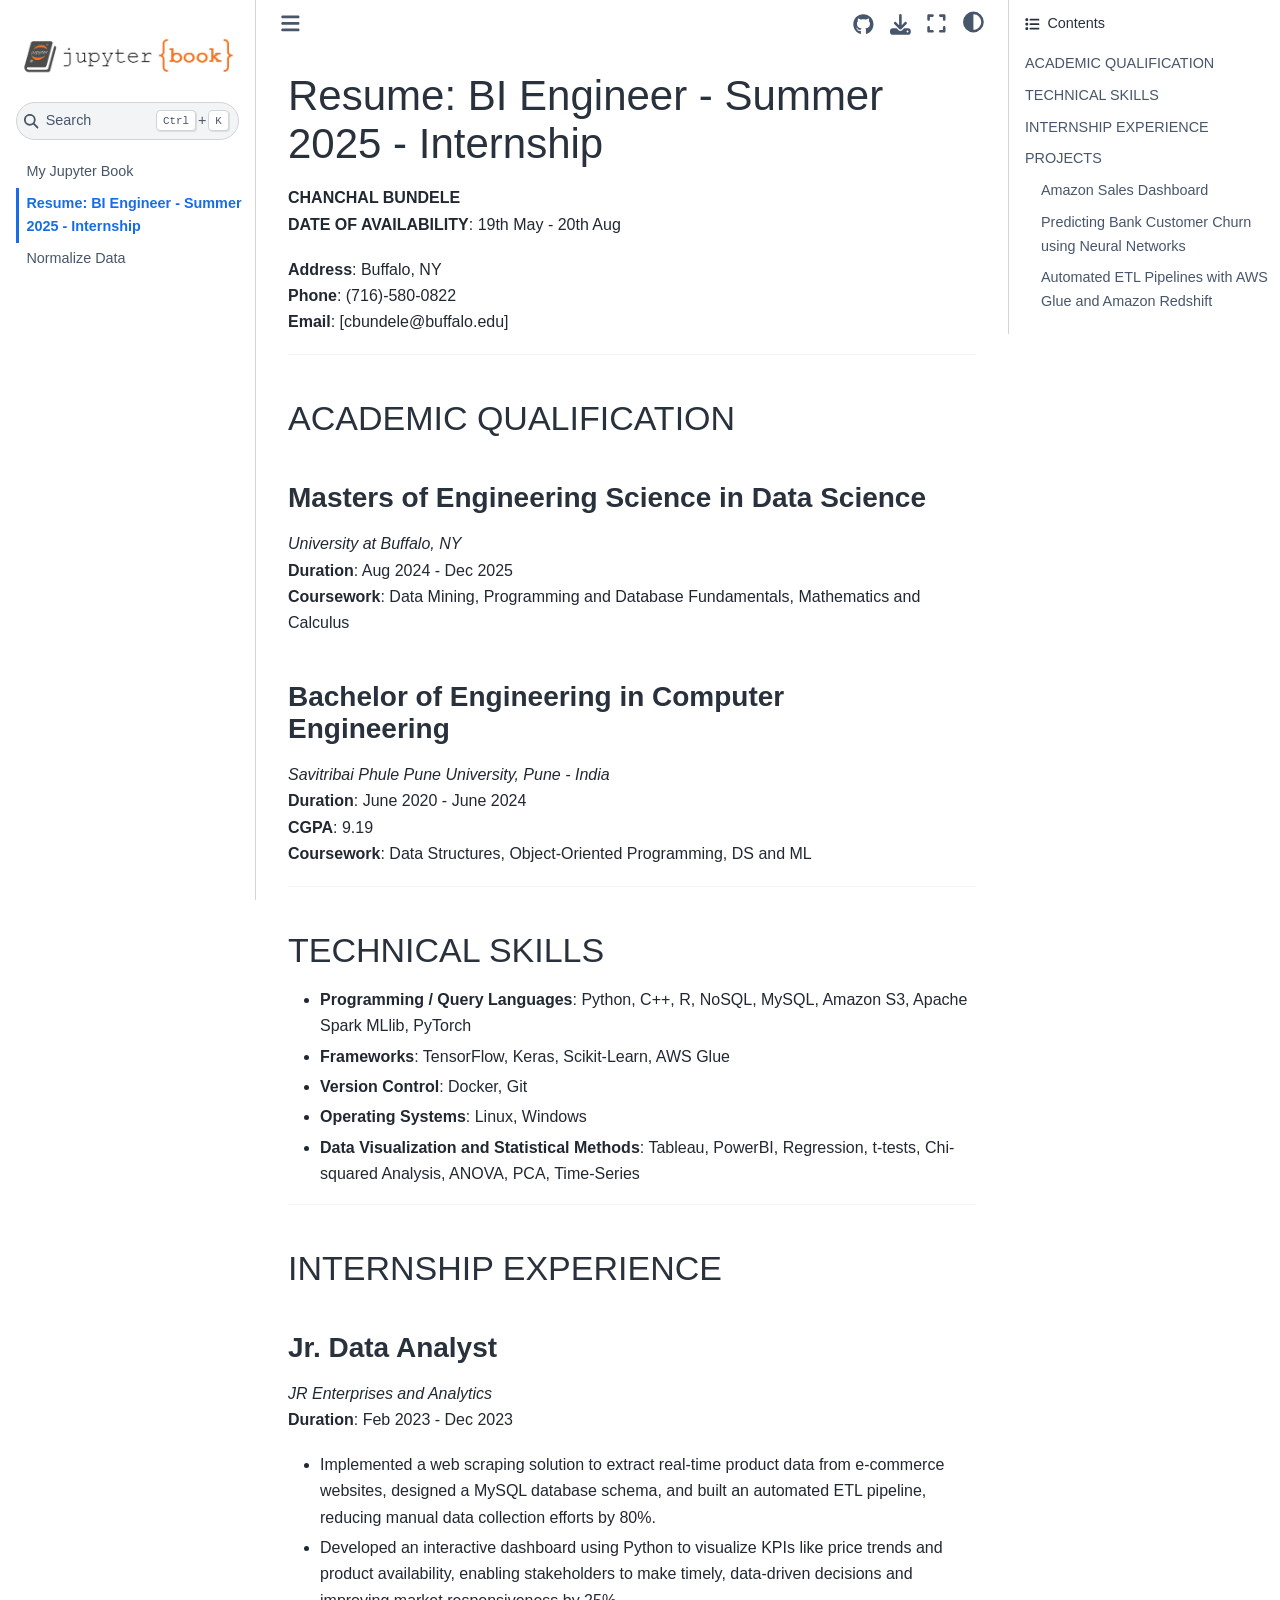
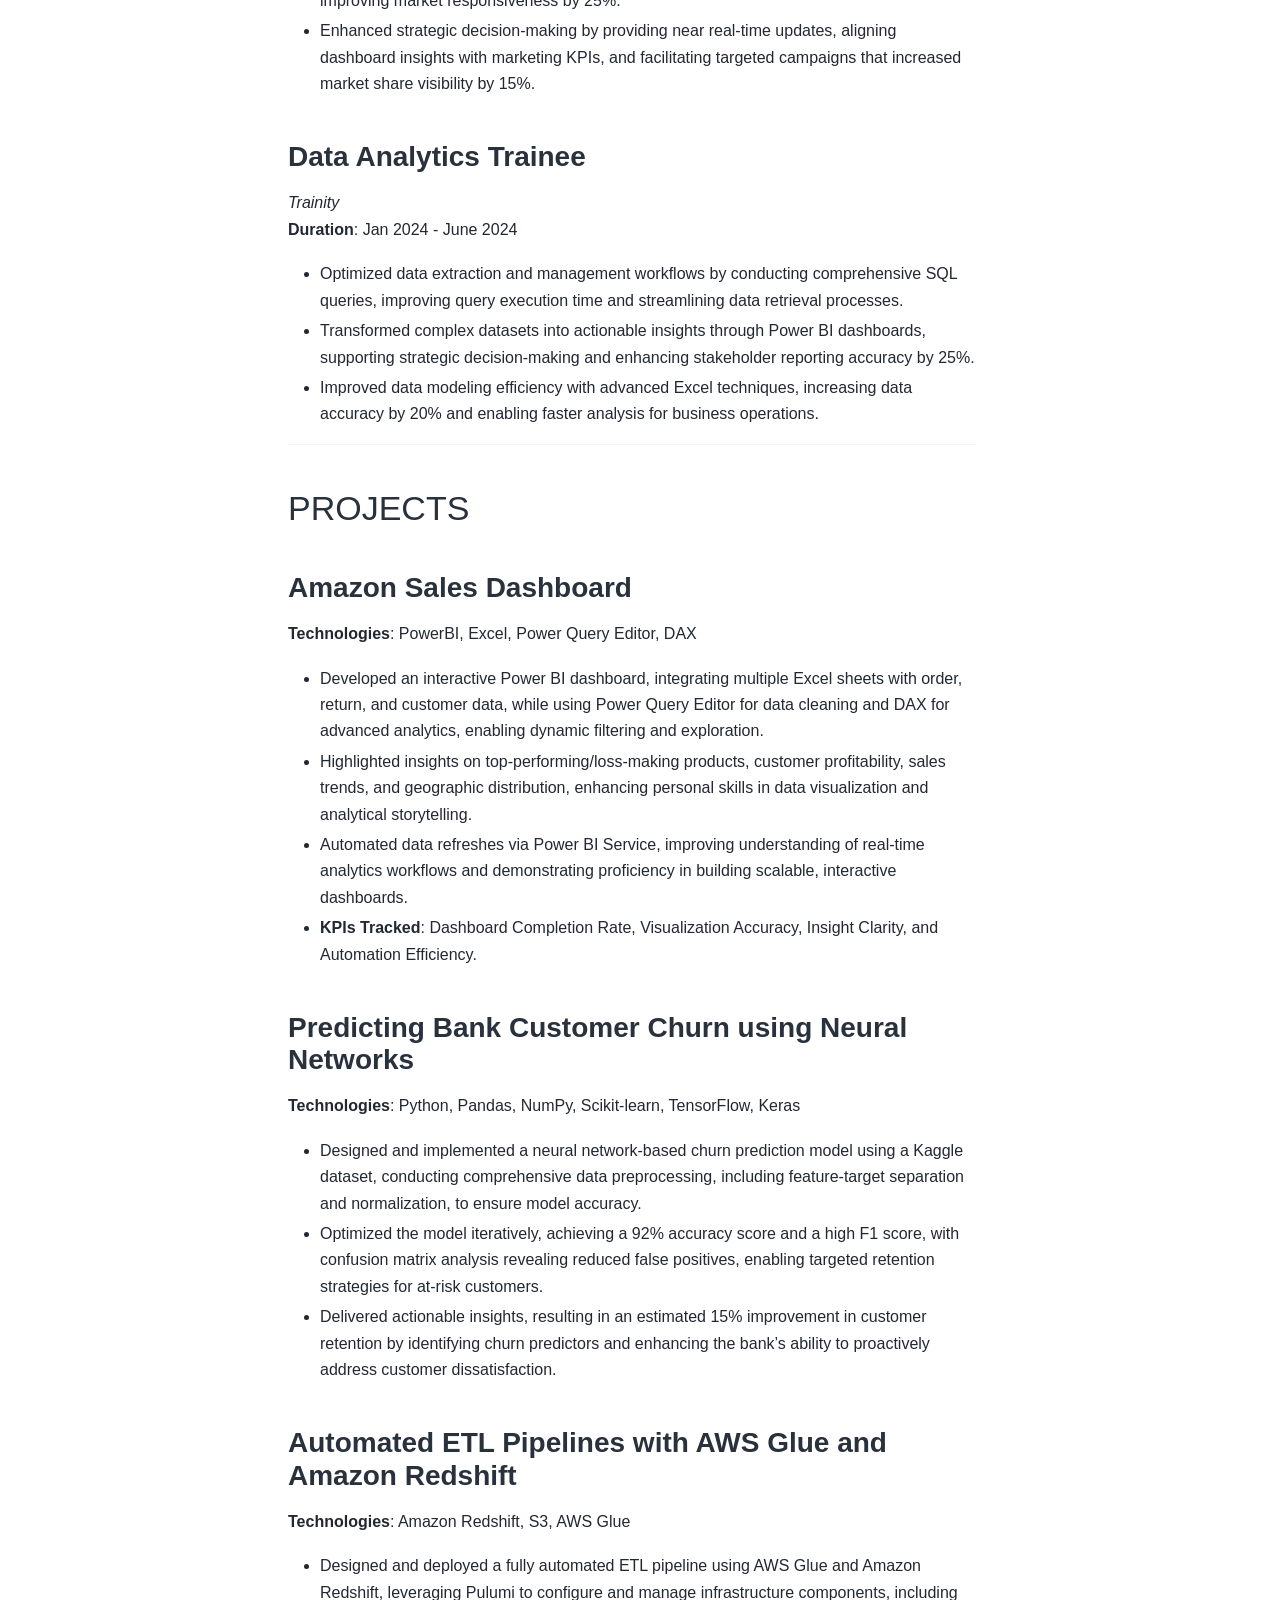
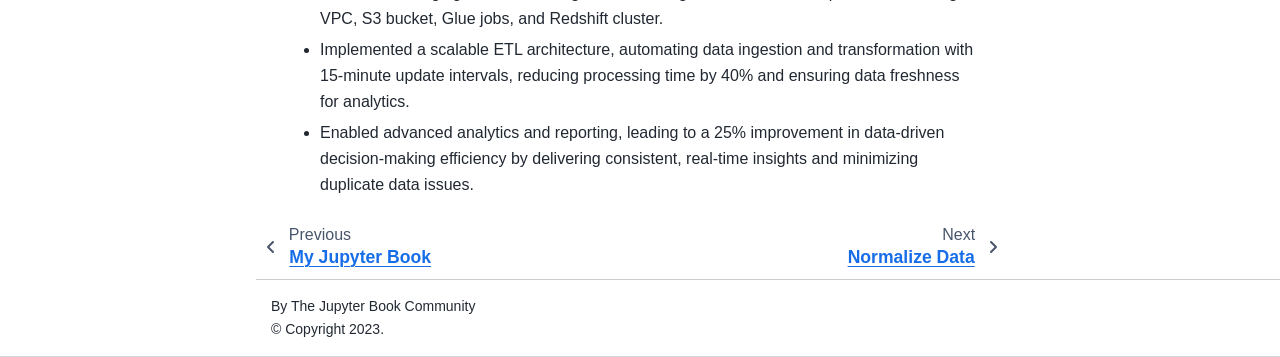
<file: Resume.html>
<!DOCTYPE html>


<html lang="en" data-content_root="./" >

  <head>
    <meta charset="utf-8" />
    <meta name="viewport" content="width=device-width, initial-scale=1.0" /><meta name="viewport" content="width=device-width, initial-scale=1" />

    <title>Resume: BI Engineer - Summer 2025 - Internship &#8212; My sample book</title>
  
  
  
  <script data-cfasync="false">
    document.documentElement.dataset.mode = localStorage.getItem("mode") || "";
    document.documentElement.dataset.theme = localStorage.getItem("theme") || "";
  </script>
  <!--
    this give us a css class that will be invisible only if js is disabled
  -->
  <noscript>
    <style>
      .pst-js-only { display: none !important; }

    </style>
  </noscript>
  
  <!-- Loaded before other Sphinx assets -->
  <link href="_static/styles/theme.css?digest=8878045cc6db502f8baf" rel="stylesheet" />
<link href="_static/styles/pydata-sphinx-theme.css?digest=8878045cc6db502f8baf" rel="stylesheet" />

    <link rel="stylesheet" type="text/css" href="_static/pygments.css?v=fa44fd50" />
    <link rel="stylesheet" type="text/css" href="_static/styles/sphinx-book-theme.css?v=a3416100" />
    <link rel="stylesheet" type="text/css" href="_static/togglebutton.css?v=13237357" />
    <link rel="stylesheet" type="text/css" href="_static/copybutton.css?v=76b2166b" />
    <link rel="stylesheet" type="text/css" href="_static/mystnb.4510f1fc1dee50b3e5859aac5469c37c29e427902b24a333a5f9fcb2f0b3ac41.css?v=be8a1c11" />
    <link rel="stylesheet" type="text/css" href="_static/sphinx-thebe.css?v=4fa983c6" />
    <link rel="stylesheet" type="text/css" href="_static/sphinx-design.min.css?v=95c83b7e" />
  
  <!-- So that users can add custom icons -->
  <script src="_static/scripts/fontawesome.js?digest=8878045cc6db502f8baf"></script>
  <!-- Pre-loaded scripts that we'll load fully later -->
  <link rel="preload" as="script" href="_static/scripts/bootstrap.js?digest=8878045cc6db502f8baf" />
<link rel="preload" as="script" href="_static/scripts/pydata-sphinx-theme.js?digest=8878045cc6db502f8baf" />

    <script src="_static/documentation_options.js?v=9eb32ce0"></script>
    <script src="_static/doctools.js?v=9a2dae69"></script>
    <script src="_static/sphinx_highlight.js?v=dc90522c"></script>
    <script src="_static/clipboard.min.js?v=a7894cd8"></script>
    <script src="_static/copybutton.js?v=f281be69"></script>
    <script src="_static/scripts/sphinx-book-theme.js?v=887ef09a"></script>
    <script>let toggleHintShow = 'Click to show';</script>
    <script>let toggleHintHide = 'Click to hide';</script>
    <script>let toggleOpenOnPrint = 'true';</script>
    <script src="_static/togglebutton.js?v=4a39c7ea"></script>
    <script>var togglebuttonSelector = '.toggle, .admonition.dropdown';</script>
    <script src="_static/design-tabs.js?v=f930bc37"></script>
    <script>const THEBE_JS_URL = "https://unpkg.com/thebe@0.8.2/lib/index.js"; const thebe_selector = ".thebe,.cell"; const thebe_selector_input = "pre"; const thebe_selector_output = ".output, .cell_output"</script>
    <script async="async" src="_static/sphinx-thebe.js?v=c100c467"></script>
    <script>var togglebuttonSelector = '.toggle, .admonition.dropdown';</script>
    <script>const THEBE_JS_URL = "https://unpkg.com/thebe@0.8.2/lib/index.js"; const thebe_selector = ".thebe,.cell"; const thebe_selector_input = "pre"; const thebe_selector_output = ".output, .cell_output"</script>
    <script>DOCUMENTATION_OPTIONS.pagename = 'Resume';</script>
    <link rel="index" title="Index" href="genindex.html" />
    <link rel="search" title="Search" href="search.html" />
    <link rel="next" title="Normalize Data" href="diabetes_prediction.html" />
    <link rel="prev" title="My Jupyter Book" href="intro.html" />
  <meta name="viewport" content="width=device-width, initial-scale=1"/>
  <meta name="docsearch:language" content="en"/>
  <meta name="docsearch:version" content="" />
  </head>
  
  
  <body data-bs-spy="scroll" data-bs-target=".bd-toc-nav" data-offset="180" data-bs-root-margin="0px 0px -60%" data-default-mode="">

  
  
  <div id="pst-skip-link" class="skip-link d-print-none"><a href="#main-content">Skip to main content</a></div>
  
  <div id="pst-scroll-pixel-helper"></div>
  
  <button type="button" class="btn rounded-pill" id="pst-back-to-top">
    <i class="fa-solid fa-arrow-up"></i>Back to top</button>

  
  <dialog id="pst-search-dialog">
    
<form class="bd-search d-flex align-items-center"
      action="search.html"
      method="get">
  <i class="fa-solid fa-magnifying-glass"></i>
  <input type="search"
         class="form-control"
         name="q"
         placeholder="Search this book..."
         aria-label="Search this book..."
         autocomplete="off"
         autocorrect="off"
         autocapitalize="off"
         spellcheck="false"/>
  <span class="search-button__kbd-shortcut"><kbd class="kbd-shortcut__modifier">Ctrl</kbd>+<kbd>K</kbd></span>
</form>
  </dialog>

  <div class="pst-async-banner-revealer d-none">
  <aside id="bd-header-version-warning" class="d-none d-print-none" aria-label="Version warning"></aside>
</div>

  
    <header class="bd-header navbar navbar-expand-lg bd-navbar d-print-none">
    </header>
  

  <div class="bd-container">
    <div class="bd-container__inner bd-page-width">
      
      
      
      <dialog id="pst-primary-sidebar-modal"></dialog>
      <div id="pst-primary-sidebar" class="bd-sidebar-primary bd-sidebar">
        

  
  <div class="sidebar-header-items sidebar-primary__section">
    
    
    
    
  </div>
  
    <div class="sidebar-primary-items__start sidebar-primary__section">
        <div class="sidebar-primary-item">

  
    
  

<a class="navbar-brand logo" href="intro.html">
  
  
  
  
  
    
    
      
    
    
    <img src="_static/logo.png" class="logo__image only-light" alt="My sample book - Home"/>
    <img src="_static/logo.png" class="logo__image only-dark pst-js-only" alt="My sample book - Home"/>
  
  
</a></div>
        <div class="sidebar-primary-item">

<button class="btn search-button-field search-button__button pst-js-only" title="Search" aria-label="Search" data-bs-placement="bottom" data-bs-toggle="tooltip">
 <i class="fa-solid fa-magnifying-glass"></i>
 <span class="search-button__default-text">Search</span>
 <span class="search-button__kbd-shortcut"><kbd class="kbd-shortcut__modifier">Ctrl</kbd>+<kbd class="kbd-shortcut__modifier">K</kbd></span>
</button></div>
        <div class="sidebar-primary-item"><nav class="bd-links bd-docs-nav" aria-label="Main">
    <div class="bd-toc-item navbar-nav active">
        
        <ul class="nav bd-sidenav bd-sidenav__home-link">
            <li class="toctree-l1">
                <a class="reference internal" href="intro.html">
                    My Jupyter Book
                </a>
            </li>
        </ul>
        <ul class="current nav bd-sidenav">
<li class="toctree-l1 current active"><a class="current reference internal" href="#">Resume: BI Engineer - Summer 2025 - Internship</a></li>
<li class="toctree-l1"><a class="reference internal" href="diabetes_prediction.html">Normalize Data</a></li>















</ul>

    </div>
</nav></div>
    </div>
  
  
  <div class="sidebar-primary-items__end sidebar-primary__section">
      <div class="sidebar-primary-item">
<div id="ethical-ad-placement"
      class="flat"
      data-ea-publisher="readthedocs"
      data-ea-type="readthedocs-sidebar"
      data-ea-manual="true">
</div></div>
  </div>


      </div>
      
      <main id="main-content" class="bd-main" role="main">
        
        

<div class="sbt-scroll-pixel-helper"></div>

          <div class="bd-content">
            <div class="bd-article-container">
              
              <div class="bd-header-article d-print-none">
<div class="header-article-items header-article__inner">
  
    <div class="header-article-items__start">
      
        <div class="header-article-item"><button class="sidebar-toggle primary-toggle btn btn-sm" title="Toggle primary sidebar" data-bs-placement="bottom" data-bs-toggle="tooltip">
  <span class="fa-solid fa-bars"></span>
</button></div>
      
    </div>
  
  
    <div class="header-article-items__end">
      
        <div class="header-article-item">

<div class="article-header-buttons">





<div class="dropdown dropdown-source-buttons">
  <button class="btn dropdown-toggle" type="button" data-bs-toggle="dropdown" aria-expanded="false" aria-label="Source repositories">
    <i class="fab fa-github"></i>
  </button>
  <ul class="dropdown-menu">
      
      
      
      <li><a href="https://github.com/executablebooks/jupyter-book" target="_blank"
   class="btn btn-sm btn-source-repository-button dropdown-item"
   title="Source repository"
   data-bs-placement="left" data-bs-toggle="tooltip"
>
  

<span class="btn__icon-container">
  <i class="fab fa-github"></i>
  </span>
<span class="btn__text-container">Repository</span>
</a>
</li>
      
      
      
      
      <li><a href="https://github.com/executablebooks/jupyter-book/issues/new?title=Issue%20on%20page%20%2FResume.html&body=Your%20issue%20content%20here." target="_blank"
   class="btn btn-sm btn-source-issues-button dropdown-item"
   title="Open an issue"
   data-bs-placement="left" data-bs-toggle="tooltip"
>
  

<span class="btn__icon-container">
  <i class="fas fa-lightbulb"></i>
  </span>
<span class="btn__text-container">Open issue</span>
</a>
</li>
      
  </ul>
</div>






<div class="dropdown dropdown-download-buttons">
  <button class="btn dropdown-toggle" type="button" data-bs-toggle="dropdown" aria-expanded="false" aria-label="Download this page">
    <i class="fas fa-download"></i>
  </button>
  <ul class="dropdown-menu">
      
      
      
      <li><a href="_sources/Resume.md" target="_blank"
   class="btn btn-sm btn-download-source-button dropdown-item"
   title="Download source file"
   data-bs-placement="left" data-bs-toggle="tooltip"
>
  

<span class="btn__icon-container">
  <i class="fas fa-file"></i>
  </span>
<span class="btn__text-container">.md</span>
</a>
</li>
      
      
      
      
      <li>
<button onclick="window.print()"
  class="btn btn-sm btn-download-pdf-button dropdown-item"
  title="Print to PDF"
  data-bs-placement="left" data-bs-toggle="tooltip"
>
  

<span class="btn__icon-container">
  <i class="fas fa-file-pdf"></i>
  </span>
<span class="btn__text-container">.pdf</span>
</button>
</li>
      
  </ul>
</div>




<button onclick="toggleFullScreen()"
  class="btn btn-sm btn-fullscreen-button"
  title="Fullscreen mode"
  data-bs-placement="bottom" data-bs-toggle="tooltip"
>
  

<span class="btn__icon-container">
  <i class="fas fa-expand"></i>
  </span>

</button>



<button class="btn btn-sm nav-link pst-navbar-icon theme-switch-button pst-js-only" aria-label="Color mode" data-bs-title="Color mode"  data-bs-placement="bottom" data-bs-toggle="tooltip">
  <i class="theme-switch fa-solid fa-sun                fa-lg" data-mode="light" title="Light"></i>
  <i class="theme-switch fa-solid fa-moon               fa-lg" data-mode="dark"  title="Dark"></i>
  <i class="theme-switch fa-solid fa-circle-half-stroke fa-lg" data-mode="auto"  title="System Settings"></i>
</button>


<button class="btn btn-sm pst-navbar-icon search-button search-button__button pst-js-only" title="Search" aria-label="Search" data-bs-placement="bottom" data-bs-toggle="tooltip">
    <i class="fa-solid fa-magnifying-glass fa-lg"></i>
</button>
<button class="sidebar-toggle secondary-toggle btn btn-sm" title="Toggle secondary sidebar" data-bs-placement="bottom" data-bs-toggle="tooltip">
    <span class="fa-solid fa-list"></span>
</button>
</div></div>
      
    </div>
  
</div>
</div>
              
              

<div id="jb-print-docs-body" class="onlyprint">
    <h1>Resume: BI Engineer - Summer 2025 - Internship</h1>
    <!-- Table of contents -->
    <div id="print-main-content">
        <div id="jb-print-toc">
            
            <div>
                <h2> Contents </h2>
            </div>
            <nav aria-label="Page">
                <ul class="visible nav section-nav flex-column">
<li class="toc-h2 nav-item toc-entry"><a class="reference internal nav-link" href="#academic-qualification">ACADEMIC QUALIFICATION</a><ul class="nav section-nav flex-column">
<li class="toc-h3 nav-item toc-entry"><a class="reference internal nav-link" href="#masters-of-engineering-science-in-data-science">Masters of Engineering Science in Data Science</a></li>
<li class="toc-h3 nav-item toc-entry"><a class="reference internal nav-link" href="#bachelor-of-engineering-in-computer-engineering">Bachelor of Engineering in Computer Engineering</a></li>
</ul>
</li>
<li class="toc-h2 nav-item toc-entry"><a class="reference internal nav-link" href="#technical-skills">TECHNICAL SKILLS</a></li>
<li class="toc-h2 nav-item toc-entry"><a class="reference internal nav-link" href="#internship-experience">INTERNSHIP EXPERIENCE</a><ul class="nav section-nav flex-column">
<li class="toc-h3 nav-item toc-entry"><a class="reference internal nav-link" href="#jr-data-analyst">Jr. Data Analyst</a></li>
<li class="toc-h3 nav-item toc-entry"><a class="reference internal nav-link" href="#data-analytics-trainee">Data Analytics Trainee</a></li>
</ul>
</li>
<li class="toc-h2 nav-item toc-entry"><a class="reference internal nav-link" href="#projects">PROJECTS</a><ul class="nav section-nav flex-column">
<li class="toc-h3 nav-item toc-entry"><a class="reference internal nav-link" href="#amazon-sales-dashboard">Amazon Sales Dashboard</a></li>
<li class="toc-h3 nav-item toc-entry"><a class="reference internal nav-link" href="#predicting-bank-customer-churn-using-neural-networks">Predicting Bank Customer Churn using Neural Networks</a></li>
<li class="toc-h3 nav-item toc-entry"><a class="reference internal nav-link" href="#automated-etl-pipelines-with-aws-glue-and-amazon-redshift">Automated ETL Pipelines with AWS Glue and Amazon Redshift</a></li>
</ul>
</li>
</ul>
            </nav>
        </div>
    </div>
</div>

              
                
<div id="searchbox"></div>
                <article class="bd-article">
                  
  <section class="tex2jax_ignore mathjax_ignore" id="resume-bi-engineer-summer-2025-internship">
<h1>Resume: BI Engineer - Summer 2025 - Internship<a class="headerlink" href="#resume-bi-engineer-summer-2025-internship" title="Link to this heading">#</a></h1>
<p><strong>CHANCHAL BUNDELE</strong><br />
<strong>DATE OF AVAILABILITY</strong>: 19th May - 20th Aug</p>
<p><strong>Address</strong>: Buffalo, NY<br />
<strong>Phone</strong>: (716)-580-0822<br />
<strong>Email</strong>: [cbundele&#64;buffalo.edu]</p>
<hr class="docutils" />
<section id="academic-qualification">
<h2>ACADEMIC QUALIFICATION<a class="headerlink" href="#academic-qualification" title="Link to this heading">#</a></h2>
<section id="masters-of-engineering-science-in-data-science">
<h3>Masters of Engineering Science in Data Science<a class="headerlink" href="#masters-of-engineering-science-in-data-science" title="Link to this heading">#</a></h3>
<p><em>University at Buffalo, NY</em><br />
<strong>Duration</strong>: Aug 2024 - Dec 2025<br />
<strong>Coursework</strong>: Data Mining, Programming and Database Fundamentals, Mathematics and Calculus</p>
</section>
<section id="bachelor-of-engineering-in-computer-engineering">
<h3>Bachelor of Engineering in Computer Engineering<a class="headerlink" href="#bachelor-of-engineering-in-computer-engineering" title="Link to this heading">#</a></h3>
<p><em>Savitribai Phule Pune University, Pune - India</em><br />
<strong>Duration</strong>: June 2020 - June 2024<br />
<strong>CGPA</strong>: 9.19<br />
<strong>Coursework</strong>: Data Structures, Object-Oriented Programming, DS and ML</p>
</section>
</section>
<hr class="docutils" />
<section id="technical-skills">
<h2>TECHNICAL SKILLS<a class="headerlink" href="#technical-skills" title="Link to this heading">#</a></h2>
<ul class="simple">
<li><p><strong>Programming / Query Languages</strong>: Python, C++, R, NoSQL, MySQL, Amazon S3, Apache Spark MLlib, PyTorch</p></li>
<li><p><strong>Frameworks</strong>: TensorFlow, Keras, Scikit-Learn, AWS Glue</p></li>
<li><p><strong>Version Control</strong>: Docker, Git</p></li>
<li><p><strong>Operating Systems</strong>: Linux, Windows</p></li>
<li><p><strong>Data Visualization and Statistical Methods</strong>: Tableau, PowerBI, Regression, t-tests, Chi-squared Analysis, ANOVA, PCA, Time-Series</p></li>
</ul>
</section>
<hr class="docutils" />
<section id="internship-experience">
<h2>INTERNSHIP EXPERIENCE<a class="headerlink" href="#internship-experience" title="Link to this heading">#</a></h2>
<section id="jr-data-analyst">
<h3>Jr. Data Analyst<a class="headerlink" href="#jr-data-analyst" title="Link to this heading">#</a></h3>
<p><em>JR Enterprises and Analytics</em><br />
<strong>Duration</strong>: Feb 2023 - Dec 2023</p>
<ul class="simple">
<li><p>Implemented a web scraping solution to extract real-time product data from e-commerce websites, designed a MySQL database schema, and built an automated ETL pipeline, reducing manual data collection efforts by 80%.</p></li>
<li><p>Developed an interactive dashboard using Python to visualize KPIs like price trends and product availability, enabling stakeholders to make timely, data-driven decisions and improving market responsiveness by 25%.</p></li>
<li><p>Enhanced strategic decision-making by providing near real-time updates, aligning dashboard insights with marketing KPIs, and facilitating targeted campaigns that increased market share visibility by 15%.</p></li>
</ul>
</section>
<section id="data-analytics-trainee">
<h3>Data Analytics Trainee<a class="headerlink" href="#data-analytics-trainee" title="Link to this heading">#</a></h3>
<p><em>Trainity</em><br />
<strong>Duration</strong>: Jan 2024 - June 2024</p>
<ul class="simple">
<li><p>Optimized data extraction and management workflows by conducting comprehensive SQL queries, improving query execution time and streamlining data retrieval processes.</p></li>
<li><p>Transformed complex datasets into actionable insights through Power BI dashboards, supporting strategic decision-making and enhancing stakeholder reporting accuracy by 25%.</p></li>
<li><p>Improved data modeling efficiency with advanced Excel techniques, increasing data accuracy by 20% and enabling faster analysis for business operations.</p></li>
</ul>
</section>
</section>
<hr class="docutils" />
<section id="projects">
<h2>PROJECTS<a class="headerlink" href="#projects" title="Link to this heading">#</a></h2>
<section id="amazon-sales-dashboard">
<h3>Amazon Sales Dashboard<a class="headerlink" href="#amazon-sales-dashboard" title="Link to this heading">#</a></h3>
<p><strong>Technologies</strong>: PowerBI, Excel, Power Query Editor, DAX</p>
<ul class="simple">
<li><p>Developed an interactive Power BI dashboard, integrating multiple Excel sheets with order, return, and customer data, while using Power Query Editor for data cleaning and DAX for advanced analytics, enabling dynamic filtering and exploration.</p></li>
<li><p>Highlighted insights on top-performing/loss-making products, customer profitability, sales trends, and geographic distribution, enhancing personal skills in data visualization and analytical storytelling.</p></li>
<li><p>Automated data refreshes via Power BI Service, improving understanding of real-time analytics workflows and demonstrating proficiency in building scalable, interactive dashboards.</p></li>
<li><p><strong>KPIs Tracked</strong>: Dashboard Completion Rate, Visualization Accuracy, Insight Clarity, and Automation Efficiency.</p></li>
</ul>
</section>
<section id="predicting-bank-customer-churn-using-neural-networks">
<h3>Predicting Bank Customer Churn using Neural Networks<a class="headerlink" href="#predicting-bank-customer-churn-using-neural-networks" title="Link to this heading">#</a></h3>
<p><strong>Technologies</strong>: Python, Pandas, NumPy, Scikit-learn, TensorFlow, Keras</p>
<ul class="simple">
<li><p>Designed and implemented a neural network-based churn prediction model using a Kaggle dataset, conducting comprehensive data preprocessing, including feature-target separation and normalization, to ensure model accuracy.</p></li>
<li><p>Optimized the model iteratively, achieving a 92% accuracy score and a high F1 score, with confusion matrix analysis revealing reduced false positives, enabling targeted retention strategies for at-risk customers.</p></li>
<li><p>Delivered actionable insights, resulting in an estimated 15% improvement in customer retention by identifying churn predictors and enhancing the bank’s ability to proactively address customer dissatisfaction.</p></li>
</ul>
</section>
<section id="automated-etl-pipelines-with-aws-glue-and-amazon-redshift">
<h3>Automated ETL Pipelines with AWS Glue and Amazon Redshift<a class="headerlink" href="#automated-etl-pipelines-with-aws-glue-and-amazon-redshift" title="Link to this heading">#</a></h3>
<p><strong>Technologies</strong>: Amazon Redshift, S3, AWS Glue</p>
<ul class="simple">
<li><p>Designed and deployed a fully automated ETL pipeline using AWS Glue and Amazon Redshift, leveraging Pulumi to configure and manage infrastructure components, including VPC, S3 bucket, Glue jobs, and Redshift cluster.</p></li>
<li><p>Implemented a scalable ETL architecture, automating data ingestion and transformation with 15-minute update intervals, reducing processing time by 40% and ensuring data freshness for analytics.</p></li>
<li><p>Enabled advanced analytics and reporting, leading to a 25% improvement in data-driven decision-making efficiency by delivering consistent, real-time insights and minimizing duplicate data issues.</p></li>
</ul>
</section>
</section>
</section>

    <script type="text/x-thebe-config">
    {
        requestKernel: true,
        binderOptions: {
            repo: "binder-examples/jupyter-stacks-datascience",
            ref: "master",
        },
        codeMirrorConfig: {
            theme: "abcdef",
            mode: "python"
        },
        kernelOptions: {
            name: "python3",
            path: "./."
        },
        predefinedOutput: true
    }
    </script>
    <script>kernelName = 'python3'</script>

                </article>
              

              
              
              
              
                <footer class="prev-next-footer d-print-none">
                  
<div class="prev-next-area">
    <a class="left-prev"
       href="intro.html"
       title="previous page">
      <i class="fa-solid fa-angle-left"></i>
      <div class="prev-next-info">
        <p class="prev-next-subtitle">previous</p>
        <p class="prev-next-title">My Jupyter Book</p>
      </div>
    </a>
    <a class="right-next"
       href="diabetes_prediction.html"
       title="next page">
      <div class="prev-next-info">
        <p class="prev-next-subtitle">next</p>
        <p class="prev-next-title">Normalize Data</p>
      </div>
      <i class="fa-solid fa-angle-right"></i>
    </a>
</div>
                </footer>
              
            </div>
            
            
              
                <dialog id="pst-secondary-sidebar-modal"></dialog>
                <div id="pst-secondary-sidebar" class="bd-sidebar-secondary bd-toc"><div class="sidebar-secondary-items sidebar-secondary__inner">


  <div class="sidebar-secondary-item">
  <div class="page-toc tocsection onthispage">
    <i class="fa-solid fa-list"></i> Contents
  </div>
  <nav class="bd-toc-nav page-toc">
    <ul class="visible nav section-nav flex-column">
<li class="toc-h2 nav-item toc-entry"><a class="reference internal nav-link" href="#academic-qualification">ACADEMIC QUALIFICATION</a><ul class="nav section-nav flex-column">
<li class="toc-h3 nav-item toc-entry"><a class="reference internal nav-link" href="#masters-of-engineering-science-in-data-science">Masters of Engineering Science in Data Science</a></li>
<li class="toc-h3 nav-item toc-entry"><a class="reference internal nav-link" href="#bachelor-of-engineering-in-computer-engineering">Bachelor of Engineering in Computer Engineering</a></li>
</ul>
</li>
<li class="toc-h2 nav-item toc-entry"><a class="reference internal nav-link" href="#technical-skills">TECHNICAL SKILLS</a></li>
<li class="toc-h2 nav-item toc-entry"><a class="reference internal nav-link" href="#internship-experience">INTERNSHIP EXPERIENCE</a><ul class="nav section-nav flex-column">
<li class="toc-h3 nav-item toc-entry"><a class="reference internal nav-link" href="#jr-data-analyst">Jr. Data Analyst</a></li>
<li class="toc-h3 nav-item toc-entry"><a class="reference internal nav-link" href="#data-analytics-trainee">Data Analytics Trainee</a></li>
</ul>
</li>
<li class="toc-h2 nav-item toc-entry"><a class="reference internal nav-link" href="#projects">PROJECTS</a><ul class="nav section-nav flex-column">
<li class="toc-h3 nav-item toc-entry"><a class="reference internal nav-link" href="#amazon-sales-dashboard">Amazon Sales Dashboard</a></li>
<li class="toc-h3 nav-item toc-entry"><a class="reference internal nav-link" href="#predicting-bank-customer-churn-using-neural-networks">Predicting Bank Customer Churn using Neural Networks</a></li>
<li class="toc-h3 nav-item toc-entry"><a class="reference internal nav-link" href="#automated-etl-pipelines-with-aws-glue-and-amazon-redshift">Automated ETL Pipelines with AWS Glue and Amazon Redshift</a></li>
</ul>
</li>
</ul>
  </nav></div>

</div></div>
              
            
          </div>
          <footer class="bd-footer-content">
            
<div class="bd-footer-content__inner container">
  
  <div class="footer-item">
    
<p class="component-author">
By The Jupyter Book Community
</p>

  </div>
  
  <div class="footer-item">
    

  <p class="copyright">
    
      © Copyright 2023.
      <br/>
    
  </p>

  </div>
  
  <div class="footer-item">
    
  </div>
  
  <div class="footer-item">
    
  </div>
  
</div>
          </footer>
        

      </main>
    </div>
  </div>
  
  <!-- Scripts loaded after <body> so the DOM is not blocked -->
  <script defer src="_static/scripts/bootstrap.js?digest=8878045cc6db502f8baf"></script>
<script defer src="_static/scripts/pydata-sphinx-theme.js?digest=8878045cc6db502f8baf"></script>

  <footer class="bd-footer">
  </footer>
  </body>
</html>
</file>
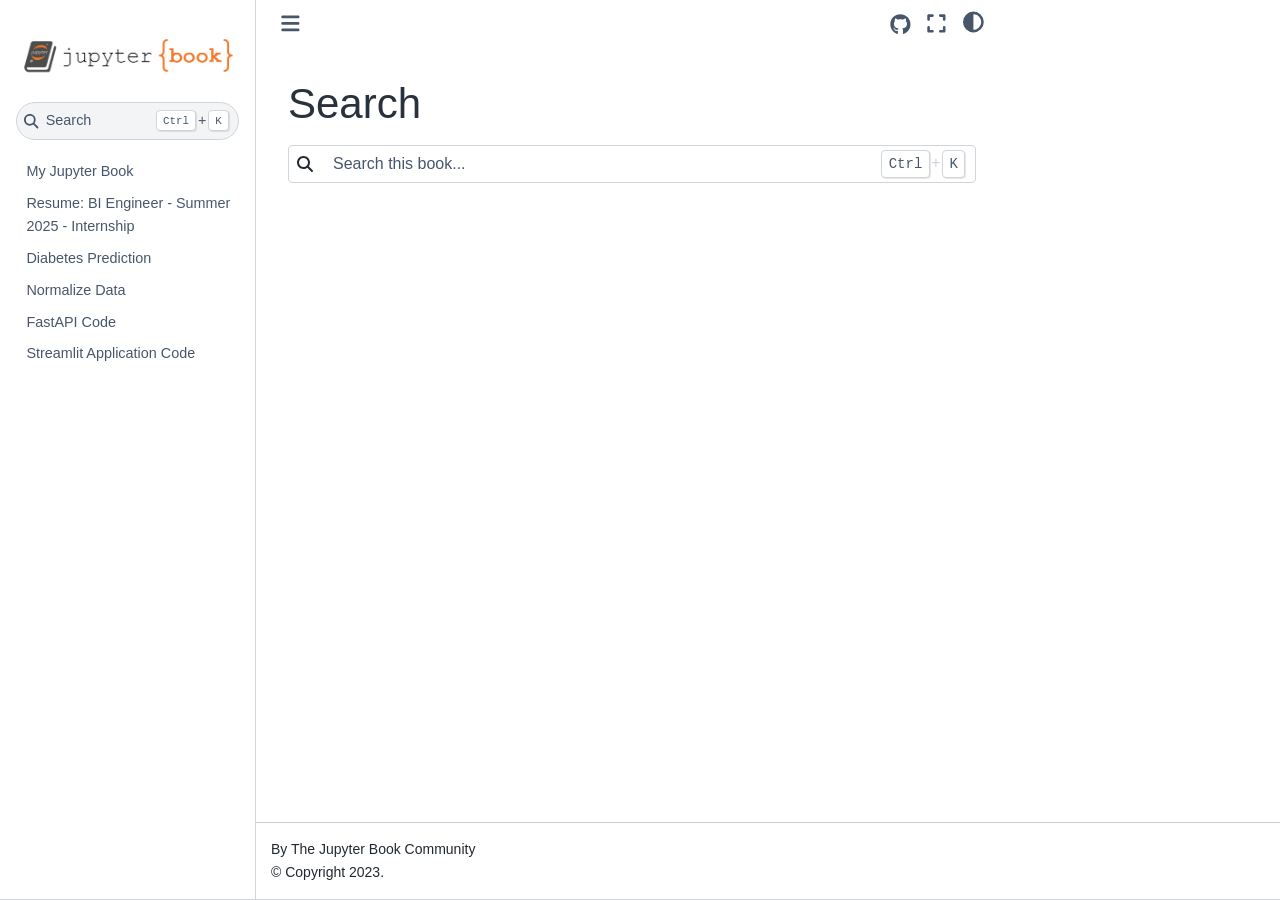
<file: search.html>
<!DOCTYPE html>


<html lang="en" data-content_root="./" >

  <head>
    <meta charset="utf-8" />
    <meta name="viewport" content="width=device-width, initial-scale=1.0" /><title>Search - My sample book</title>
  
  
  
  <script data-cfasync="false">
    document.documentElement.dataset.mode = localStorage.getItem("mode") || "";
    document.documentElement.dataset.theme = localStorage.getItem("theme") || "";
  </script>
  <!--
    this give us a css class that will be invisible only if js is disabled
  -->
  <noscript>
    <style>
      .pst-js-only { display: none !important; }

    </style>
  </noscript>
  
  <!-- Loaded before other Sphinx assets -->
  <link href="_static/styles/theme.css?digest=8878045cc6db502f8baf" rel="stylesheet" />
<link href="_static/styles/pydata-sphinx-theme.css?digest=8878045cc6db502f8baf" rel="stylesheet" />

    <link rel="stylesheet" type="text/css" href="_static/pygments.css?v=fa44fd50" />
    <link rel="stylesheet" type="text/css" href="_static/styles/sphinx-book-theme.css?v=a3416100" />
    <link rel="stylesheet" type="text/css" href="_static/togglebutton.css?v=13237357" />
    <link rel="stylesheet" type="text/css" href="_static/copybutton.css?v=76b2166b" />
    <link rel="stylesheet" type="text/css" href="_static/mystnb.4510f1fc1dee50b3e5859aac5469c37c29e427902b24a333a5f9fcb2f0b3ac41.css?v=be8a1c11" />
    <link rel="stylesheet" type="text/css" href="_static/sphinx-thebe.css?v=4fa983c6" />
    <link rel="stylesheet" type="text/css" href="_static/sphinx-design.min.css?v=95c83b7e" />
  
  <!-- So that users can add custom icons -->
  <script src="_static/scripts/fontawesome.js?digest=8878045cc6db502f8baf"></script>
  <!-- Pre-loaded scripts that we'll load fully later -->
  <link rel="preload" as="script" href="_static/scripts/bootstrap.js?digest=8878045cc6db502f8baf" />
<link rel="preload" as="script" href="_static/scripts/pydata-sphinx-theme.js?digest=8878045cc6db502f8baf" />

    <script src="_static/documentation_options.js?v=9eb32ce0"></script>
    <script src="_static/doctools.js?v=9a2dae69"></script>
    <script src="_static/sphinx_highlight.js?v=dc90522c"></script>
    <script src="_static/clipboard.min.js?v=a7894cd8"></script>
    <script src="_static/copybutton.js?v=f281be69"></script>
    <script src="_static/scripts/sphinx-book-theme.js?v=887ef09a"></script>
    <script>let toggleHintShow = 'Click to show';</script>
    <script>let toggleHintHide = 'Click to hide';</script>
    <script>let toggleOpenOnPrint = 'true';</script>
    <script src="_static/togglebutton.js?v=4a39c7ea"></script>
    <script>var togglebuttonSelector = '.toggle, .admonition.dropdown';</script>
    <script src="_static/design-tabs.js?v=f930bc37"></script>
    <script>const THEBE_JS_URL = "https://unpkg.com/thebe@0.8.2/lib/index.js"; const thebe_selector = ".thebe,.cell"; const thebe_selector_input = "pre"; const thebe_selector_output = ".output, .cell_output"</script>
    <script async="async" src="_static/sphinx-thebe.js?v=c100c467"></script>
    <script>var togglebuttonSelector = '.toggle, .admonition.dropdown';</script>
    <script>const THEBE_JS_URL = "https://unpkg.com/thebe@0.8.2/lib/index.js"; const thebe_selector = ".thebe,.cell"; const thebe_selector_input = "pre"; const thebe_selector_output = ".output, .cell_output"</script>
    <script>DOCUMENTATION_OPTIONS.pagename = 'search';</script>
  <script src="_static/searchtools.js"></script>
  <script src="_static/language_data.js"></script>
  <script src="searchindex.js"></script>
    <link rel="index" title="Index" href="genindex.html" />
    <link rel="search" title="Search" href="#" />
  <meta name="viewport" content="width=device-width, initial-scale=1"/>
  <meta name="docsearch:language" content="en"/>
  <meta name="docsearch:version" content="" />
  </head>
  
  
  <body data-bs-spy="scroll" data-bs-target=".bd-toc-nav" data-offset="180" data-bs-root-margin="0px 0px -60%" data-default-mode="">

  
  
  <div id="pst-skip-link" class="skip-link d-print-none"><a href="#main-content">Skip to main content</a></div>
  
  <div id="pst-scroll-pixel-helper"></div>
  
  <button type="button" class="btn rounded-pill" id="pst-back-to-top">
    <i class="fa-solid fa-arrow-up"></i>Back to top</button>

  
  <dialog id="pst-search-dialog">
    
<form class="bd-search d-flex align-items-center"
      action="#"
      method="get">
  <i class="fa-solid fa-magnifying-glass"></i>
  <input type="search"
         class="form-control"
         name="q"
         placeholder="Search this book..."
         aria-label="Search this book..."
         autocomplete="off"
         autocorrect="off"
         autocapitalize="off"
         spellcheck="false"/>
  <span class="search-button__kbd-shortcut"><kbd class="kbd-shortcut__modifier">Ctrl</kbd>+<kbd>K</kbd></span>
</form>
  </dialog>

  <div class="pst-async-banner-revealer d-none">
  <aside id="bd-header-version-warning" class="d-none d-print-none" aria-label="Version warning"></aside>
</div>

  
    <header class="bd-header navbar navbar-expand-lg bd-navbar d-print-none">
    </header>
  

  <div class="bd-container">
    <div class="bd-container__inner bd-page-width">
      
      
      
        
      
      <dialog id="pst-primary-sidebar-modal"></dialog>
      <div id="pst-primary-sidebar" class="bd-sidebar-primary bd-sidebar">
        

  
  <div class="sidebar-header-items sidebar-primary__section">
    
    
    
    
  </div>
  
    <div class="sidebar-primary-items__start sidebar-primary__section">
        <div class="sidebar-primary-item">

  
    
  

<a class="navbar-brand logo" href="intro.html">
  
  
  
  
  
    
    
      
    
    
    <img src="_static/logo.png" class="logo__image only-light" alt="My sample book - Home"/>
    <img src="_static/logo.png" class="logo__image only-dark pst-js-only" alt="My sample book - Home"/>
  
  
</a></div>
        <div class="sidebar-primary-item">

<button class="btn search-button-field search-button__button pst-js-only" title="Search" aria-label="Search" data-bs-placement="bottom" data-bs-toggle="tooltip">
 <i class="fa-solid fa-magnifying-glass"></i>
 <span class="search-button__default-text">Search</span>
 <span class="search-button__kbd-shortcut"><kbd class="kbd-shortcut__modifier">Ctrl</kbd>+<kbd class="kbd-shortcut__modifier">K</kbd></span>
</button></div>
        <div class="sidebar-primary-item"><nav class="bd-links bd-docs-nav" aria-label="Main">
    <div class="bd-toc-item navbar-nav active">
        
        <ul class="nav bd-sidenav bd-sidenav__home-link">
            <li class="toctree-l1">
                <a class="reference internal" href="intro.html">
                    My Jupyter Book
                </a>
            </li>
        </ul>
        <ul class="nav bd-sidenav">
<li class="toctree-l1"><a class="reference internal" href="Resume.html">Resume: BI Engineer - Summer 2025 - Internship</a></li>
<li class="toctree-l1"><a class="reference internal" href="Important-Links.html">Diabetes Prediction</a></li>
<li class="toctree-l1"><a class="reference internal" href="diabetes_prediction.html">Normalize Data</a></li>















<li class="toctree-l1"><a class="reference internal" href="main.html">FastAPI Code</a></li>
<li class="toctree-l1"><a class="reference internal" href="app.html">Streamlit Application Code</a></li>
</ul>

    </div>
</nav></div>
    </div>
  
  
  <div class="sidebar-primary-items__end sidebar-primary__section">
      <div class="sidebar-primary-item">
<div id="ethical-ad-placement"
      class="flat"
      data-ea-publisher="readthedocs"
      data-ea-type="readthedocs-sidebar"
      data-ea-manual="true">
</div></div>
  </div>


      </div>
      
      <main id="main-content" class="bd-main" role="main">
        
        

<div class="sbt-scroll-pixel-helper"></div>

          <div class="bd-content">
            <div class="bd-article-container">
              
              <div class="bd-header-article d-print-none">
<div class="header-article-items header-article__inner">
  
    <div class="header-article-items__start">
      
        <div class="header-article-item"><button class="sidebar-toggle primary-toggle btn btn-sm" title="Toggle primary sidebar" data-bs-placement="bottom" data-bs-toggle="tooltip">
  <span class="fa-solid fa-bars"></span>
</button></div>
      
    </div>
  
  
    <div class="header-article-items__end">
      
        <div class="header-article-item">

<div class="article-header-buttons">





<div class="dropdown dropdown-source-buttons">
  <button class="btn dropdown-toggle" type="button" data-bs-toggle="dropdown" aria-expanded="false" aria-label="Source repositories">
    <i class="fab fa-github"></i>
  </button>
  <ul class="dropdown-menu">
      
      
      
      <li><a href="https://github.com/executablebooks/jupyter-book" target="_blank"
   class="btn btn-sm btn-source-repository-button dropdown-item"
   title="Source repository"
   data-bs-placement="left" data-bs-toggle="tooltip"
>
  

<span class="btn__icon-container">
  <i class="fab fa-github"></i>
  </span>
<span class="btn__text-container">Repository</span>
</a>
</li>
      
      
      
      
      <li><a href="https://github.com/executablebooks/jupyter-book/issues/new?title=Issue%20on%20page%20%2Fsearch.html&body=Your%20issue%20content%20here." target="_blank"
   class="btn btn-sm btn-source-issues-button dropdown-item"
   title="Open an issue"
   data-bs-placement="left" data-bs-toggle="tooltip"
>
  

<span class="btn__icon-container">
  <i class="fas fa-lightbulb"></i>
  </span>
<span class="btn__text-container">Open issue</span>
</a>
</li>
      
  </ul>
</div>




<button onclick="toggleFullScreen()"
  class="btn btn-sm btn-fullscreen-button"
  title="Fullscreen mode"
  data-bs-placement="bottom" data-bs-toggle="tooltip"
>
  

<span class="btn__icon-container">
  <i class="fas fa-expand"></i>
  </span>

</button>



<button class="btn btn-sm nav-link pst-navbar-icon theme-switch-button pst-js-only" aria-label="Color mode" data-bs-title="Color mode"  data-bs-placement="bottom" data-bs-toggle="tooltip">
  <i class="theme-switch fa-solid fa-sun                fa-lg" data-mode="light" title="Light"></i>
  <i class="theme-switch fa-solid fa-moon               fa-lg" data-mode="dark"  title="Dark"></i>
  <i class="theme-switch fa-solid fa-circle-half-stroke fa-lg" data-mode="auto"  title="System Settings"></i>
</button>


<button class="btn btn-sm pst-navbar-icon search-button search-button__button pst-js-only" title="Search" aria-label="Search" data-bs-placement="bottom" data-bs-toggle="tooltip">
    <i class="fa-solid fa-magnifying-glass fa-lg"></i>
</button>

</div></div>
      
    </div>
  
</div>
</div>
              
              
  <div class="bd-search-container">
    <h1>Search</h1>
    <noscript>
      <div class="admonition error">
        <p class="admonition-title">Error</p>
        <p>Please activate JavaScript to enable the search functionality.</p>
      </div>
    </noscript>
    
<form class="bd-search d-flex align-items-center"
      action="#"
      method="get">
  <i class="fa-solid fa-magnifying-glass"></i>
  <input type="search"
         class="form-control"
         name="q"
         placeholder="Search this book..."
         aria-label="Search this book..."
         autocomplete="off"
         autocorrect="off"
         autocapitalize="off"
         spellcheck="false"/>
  <span class="search-button__kbd-shortcut"><kbd class="kbd-shortcut__modifier">Ctrl</kbd>+<kbd>K</kbd></span>
</form>
    <div id="search-results"></div>
  </div>
  <script>
    // Activate the search field on page load
    let searchInput = document.querySelector("form.bd-search input");
    if (searchInput) {
        searchInput.focus();
        searchInput.select();
        console.log("[PST]: Set focus on search field.");
    }
  </script>

              
              
              
              
                <footer class="prev-next-footer d-print-none">
                  
<div class="prev-next-area">
</div>
                </footer>
              
            </div>
            
            
              
            
          </div>
          <footer class="bd-footer-content">
            
<div class="bd-footer-content__inner container">
  
  <div class="footer-item">
    
<p class="component-author">
By The Jupyter Book Community
</p>

  </div>
  
  <div class="footer-item">
    

  <p class="copyright">
    
      © Copyright 2023.
      <br/>
    
  </p>

  </div>
  
  <div class="footer-item">
    
  </div>
  
  <div class="footer-item">
    
  </div>
  
</div>
          </footer>
        

      </main>
    </div>
  </div>
  
  <!-- Scripts loaded after <body> so the DOM is not blocked -->
  <script defer src="_static/scripts/bootstrap.js?digest=8878045cc6db502f8baf"></script>
<script defer src="_static/scripts/pydata-sphinx-theme.js?digest=8878045cc6db502f8baf"></script>

  <footer class="bd-footer">
  </footer>
  </body>
</html>
</file>
<file: _static/styles/theme.css>
/* Provided by Sphinx's 'basic' theme, and included in the final set of assets */
@import "../basic.css";
</file>
<file: _static/pygments.css>
html[data-theme="light"] .highlight pre { line-height: 125%; }
html[data-theme="light"] .highlight td.linenos .normal { color: inherit; background-color: transparent; padding-left: 5px; padding-right: 5px; }
html[data-theme="light"] .highlight span.linenos { color: inherit; background-color: transparent; padding-left: 5px; padding-right: 5px; }
html[data-theme="light"] .highlight td.linenos .special { color: #000000; background-color: #ffffc0; padding-left: 5px; padding-right: 5px; }
html[data-theme="light"] .highlight span.linenos.special { color: #000000; background-color: #ffffc0; padding-left: 5px; padding-right: 5px; }
html[data-theme="light"] .highlight .hll { background-color: #fae4c2 }
html[data-theme="light"] .highlight { background: #fefefe; color: #080808 }
html[data-theme="light"] .highlight .c { color: #515151 } /* Comment */
html[data-theme="light"] .highlight .err { color: #a12236 } /* Error */
html[data-theme="light"] .highlight .k { color: #6730c5 } /* Keyword */
html[data-theme="light"] .highlight .l { color: #7f4707 } /* Literal */
html[data-theme="light"] .highlight .n { color: #080808 } /* Name */
html[data-theme="light"] .highlight .o { color: #00622f } /* Operator */
html[data-theme="light"] .highlight .p { color: #080808 } /* Punctuation */
html[data-theme="light"] .highlight .ch { color: #515151 } /* Comment.Hashbang */
html[data-theme="light"] .highlight .cm { color: #515151 } /* Comment.Multiline */
html[data-theme="light"] .highlight .cp { color: #515151 } /* Comment.Preproc */
html[data-theme="light"] .highlight .cpf { color: #515151 } /* Comment.PreprocFile */
html[data-theme="light"] .highlight .c1 { color: #515151 } /* Comment.Single */
html[data-theme="light"] .highlight .cs { color: #515151 } /* Comment.Special */
html[data-theme="light"] .highlight .gd { color: #005b82 } /* Generic.Deleted */
html[data-theme="light"] .highlight .ge { font-style: italic } /* Generic.Emph */
html[data-theme="light"] .highlight .gh { color: #005b82 } /* Generic.Heading */
html[data-theme="light"] .highlight .gs { font-weight: bold } /* Generic.Strong */
html[data-theme="light"] .highlight .gu { color: #005b82 } /* Generic.Subheading */
html[data-theme="light"] .highlight .kc { color: #6730c5 } /* Keyword.Constant */
html[data-theme="light"] .highlight .kd { color: #6730c5 } /* Keyword.Declaration */
html[data-theme="light"] .highlight .kn { color: #6730c5 } /* Keyword.Namespace */
html[data-theme="light"] .highlight .kp { color: #6730c5 } /* Keyword.Pseudo */
html[data-theme="light"] .highlight .kr { color: #6730c5 } /* Keyword.Reserved */
html[data-theme="light"] .highlight .kt { color: #7f4707 } /* Keyword.Type */
html[data-theme="light"] .highlight .ld { color: #7f4707 } /* Literal.Date */
html[data-theme="light"] .highlight .m { color: #7f4707 } /* Literal.Number */
html[data-theme="light"] .highlight .s { color: #00622f } /* Literal.String */
html[data-theme="light"] .highlight .na { color: #912583 } /* Name.Attribute */
html[data-theme="light"] .highlight .nb { color: #7f4707 } /* Name.Builtin */
html[data-theme="light"] .highlight .nc { color: #005b82 } /* Name.Class */
html[data-theme="light"] .highlight .no { color: #005b82 } /* Name.Constant */
html[data-theme="light"] .highlight .nd { color: #7f4707 } /* Name.Decorator */
html[data-theme="light"] .highlight .ni { color: #00622f } /* Name.Entity */
html[data-theme="light"] .highlight .ne { color: #6730c5 } /* Name.Exception */
html[data-theme="light"] .highlight .nf { color: #005b82 } /* Name.Function */
html[data-theme="light"] .highlight .nl { color: #7f4707 } /* Name.Label */
html[data-theme="light"] .highlight .nn { color: #080808 } /* Name.Namespace */
html[data-theme="light"] .highlight .nx { color: #080808 } /* Name.Other */
html[data-theme="light"] .highlight .py { color: #005b82 } /* Name.Property */
html[data-theme="light"] .highlight .nt { color: #005b82 } /* Name.Tag */
html[data-theme="light"] .highlight .nv { color: #a12236 } /* Name.Variable */
html[data-theme="light"] .highlight .ow { color: #6730c5 } /* Operator.Word */
html[data-theme="light"] .highlight .pm { color: #080808 } /* Punctuation.Marker */
html[data-theme="light"] .highlight .w { color: #080808 } /* Text.Whitespace */
html[data-theme="light"] .highlight .mb { color: #7f4707 } /* Literal.Number.Bin */
html[data-theme="light"] .highlight .mf { color: #7f4707 } /* Literal.Number.Float */
html[data-theme="light"] .highlight .mh { color: #7f4707 } /* Literal.Number.Hex */
html[data-theme="light"] .highlight .mi { color: #7f4707 } /* Literal.Number.Integer */
html[data-theme="light"] .highlight .mo { color: #7f4707 } /* Literal.Number.Oct */
html[data-theme="light"] .highlight .sa { color: #00622f } /* Literal.String.Affix */
html[data-theme="light"] .highlight .sb { color: #00622f } /* Literal.String.Backtick */
html[data-theme="light"] .highlight .sc { color: #00622f } /* Literal.String.Char */
html[data-theme="light"] .highlight .dl { color: #00622f } /* Literal.String.Delimiter */
html[data-theme="light"] .highlight .sd { color: #00622f } /* Literal.String.Doc */
html[data-theme="light"] .highlight .s2 { color: #00622f } /* Literal.String.Double */
html[data-theme="light"] .highlight .se { color: #00622f } /* Literal.String.Escape */
html[data-theme="light"] .highlight .sh { color: #00622f } /* Literal.String.Heredoc */
html[data-theme="light"] .highlight .si { color: #00622f } /* Literal.String.Interpol */
html[data-theme="light"] .highlight .sx { color: #00622f } /* Literal.String.Other */
html[data-theme="light"] .highlight .sr { color: #a12236 } /* Literal.String.Regex */
html[data-theme="light"] .highlight .s1 { color: #00622f } /* Literal.String.Single */
html[data-theme="light"] .highlight .ss { color: #005b82 } /* Literal.String.Symbol */
html[data-theme="light"] .highlight .bp { color: #7f4707 } /* Name.Builtin.Pseudo */
html[data-theme="light"] .highlight .fm { color: #005b82 } /* Name.Function.Magic */
html[data-theme="light"] .highlight .vc { color: #a12236 } /* Name.Variable.Class */
html[data-theme="light"] .highlight .vg { color: #a12236 } /* Name.Variable.Global */
html[data-theme="light"] .highlight .vi { color: #a12236 } /* Name.Variable.Instance */
html[data-theme="light"] .highlight .vm { color: #7f4707 } /* Name.Variable.Magic */
html[data-theme="light"] .highlight .il { color: #7f4707 } /* Literal.Number.Integer.Long */
html[data-theme="dark"] .highlight pre { line-height: 125%; }
html[data-theme="dark"] .highlight td.linenos .normal { color: inherit; background-color: transparent; padding-left: 5px; padding-right: 5px; }
html[data-theme="dark"] .highlight span.linenos { color: inherit; background-color: transparent; padding-left: 5px; padding-right: 5px; }
html[data-theme="dark"] .highlight td.linenos .special { color: #000000; background-color: #ffffc0; padding-left: 5px; padding-right: 5px; }
html[data-theme="dark"] .highlight span.linenos.special { color: #000000; background-color: #ffffc0; padding-left: 5px; padding-right: 5px; }
html[data-theme="dark"] .highlight .hll { background-color: #ffd9002e }
html[data-theme="dark"] .highlight { background: #2b2b2b; color: #f8f8f2 }
html[data-theme="dark"] .highlight .c { color: #ffd900 } /* Comment */
html[data-theme="dark"] .highlight .err { color: #ffa07a } /* Error */
html[data-theme="dark"] .highlight .k { color: #dcc6e0 } /* Keyword */
html[data-theme="dark"] .highlight .l { color: #ffd900 } /* Literal */
html[data-theme="dark"] .highlight .n { color: #f8f8f2 } /* Name */
html[data-theme="dark"] .highlight .o { color: #abe338 } /* Operator */
html[data-theme="dark"] .highlight .p { color: #f8f8f2 } /* Punctuation */
html[data-theme="dark"] .highlight .ch { color: #ffd900 } /* Comment.Hashbang */
html[data-theme="dark"] .highlight .cm { color: #ffd900 } /* Comment.Multiline */
html[data-theme="dark"] .highlight .cp { color: #ffd900 } /* Comment.Preproc */
html[data-theme="dark"] .highlight .cpf { color: #ffd900 } /* Comment.PreprocFile */
html[data-theme="dark"] .highlight .c1 { color: #ffd900 } /* Comment.Single */
html[data-theme="dark"] .highlight .cs { color: #ffd900 } /* Comment.Special */
html[data-theme="dark"] .highlight .gd { color: #00e0e0 } /* Generic.Deleted */
html[data-theme="dark"] .highlight .ge { font-style: italic } /* Generic.Emph */
html[data-theme="dark"] .highlight .gh { color: #00e0e0 } /* Generic.Heading */
html[data-theme="dark"] .highlight .gs { font-weight: bold } /* Generic.Strong */
html[data-theme="dark"] .highlight .gu { color: #00e0e0 } /* Generic.Subheading */
html[data-theme="dark"] .highlight .kc { color: #dcc6e0 } /* Keyword.Constant */
html[data-theme="dark"] .highlight .kd { color: #dcc6e0 } /* Keyword.Declaration */
html[data-theme="dark"] .highlight .kn { color: #dcc6e0 } /* Keyword.Namespace */
html[data-theme="dark"] .highlight .kp { color: #dcc6e0 } /* Keyword.Pseudo */
html[data-theme="dark"] .highlight .kr { color: #dcc6e0 } /* Keyword.Reserved */
html[data-theme="dark"] .highlight .kt { color: #ffd900 } /* Keyword.Type */
html[data-theme="dark"] .highlight .ld { color: #ffd900 } /* Literal.Date */
html[data-theme="dark"] .highlight .m { color: #ffd900 } /* Literal.Number */
html[data-theme="dark"] .highlight .s { color: #abe338 } /* Literal.String */
html[data-theme="dark"] .highlight .na { color: #ffd900 } /* Name.Attribute */
html[data-theme="dark"] .highlight .nb { color: #ffd900 } /* Name.Builtin */
html[data-theme="dark"] .highlight .nc { color: #00e0e0 } /* Name.Class */
html[data-theme="dark"] .highlight .no { color: #00e0e0 } /* Name.Constant */
html[data-theme="dark"] .highlight .nd { color: #ffd900 } /* Name.Decorator */
html[data-theme="dark"] .highlight .ni { color: #abe338 } /* Name.Entity */
html[data-theme="dark"] .highlight .ne { color: #dcc6e0 } /* Name.Exception */
html[data-theme="dark"] .highlight .nf { color: #00e0e0 } /* Name.Function */
html[data-theme="dark"] .highlight .nl { color: #ffd900 } /* Name.Label */
html[data-theme="dark"] .highlight .nn { color: #f8f8f2 } /* Name.Namespace */
html[data-theme="dark"] .highlight .nx { color: #f8f8f2 } /* Name.Other */
html[data-theme="dark"] .highlight .py { color: #00e0e0 } /* Name.Property */
html[data-theme="dark"] .highlight .nt { color: #00e0e0 } /* Name.Tag */
html[data-theme="dark"] .highlight .nv { color: #ffa07a } /* Name.Variable */
html[data-theme="dark"] .highlight .ow { color: #dcc6e0 } /* Operator.Word */
html[data-theme="dark"] .highlight .pm { color: #f8f8f2 } /* Punctuation.Marker */
html[data-theme="dark"] .highlight .w { color: #f8f8f2 } /* Text.Whitespace */
html[data-theme="dark"] .highlight .mb { color: #ffd900 } /* Literal.Number.Bin */
html[data-theme="dark"] .highlight .mf { color: #ffd900 } /* Literal.Number.Float */
html[data-theme="dark"] .highlight .mh { color: #ffd900 } /* Literal.Number.Hex */
html[data-theme="dark"] .highlight .mi { color: #ffd900 } /* Literal.Number.Integer */
html[data-theme="dark"] .highlight .mo { color: #ffd900 } /* Literal.Number.Oct */
html[data-theme="dark"] .highlight .sa { color: #abe338 } /* Literal.String.Affix */
html[data-theme="dark"] .highlight .sb { color: #abe338 } /* Literal.String.Backtick */
html[data-theme="dark"] .highlight .sc { color: #abe338 } /* Literal.String.Char */
html[data-theme="dark"] .highlight .dl { color: #abe338 } /* Literal.String.Delimiter */
html[data-theme="dark"] .highlight .sd { color: #abe338 } /* Literal.String.Doc */
html[data-theme="dark"] .highlight .s2 { color: #abe338 } /* Literal.String.Double */
html[data-theme="dark"] .highlight .se { color: #abe338 } /* Literal.String.Escape */
html[data-theme="dark"] .highlight .sh { color: #abe338 } /* Literal.String.Heredoc */
html[data-theme="dark"] .highlight .si { color: #abe338 } /* Literal.String.Interpol */
html[data-theme="dark"] .highlight .sx { color: #abe338 } /* Literal.String.Other */
html[data-theme="dark"] .highlight .sr { color: #ffa07a } /* Literal.String.Regex */
html[data-theme="dark"] .highlight .s1 { color: #abe338 } /* Literal.String.Single */
html[data-theme="dark"] .highlight .ss { color: #00e0e0 } /* Literal.String.Symbol */
html[data-theme="dark"] .highlight .bp { color: #ffd900 } /* Name.Builtin.Pseudo */
html[data-theme="dark"] .highlight .fm { color: #00e0e0 } /* Name.Function.Magic */
html[data-theme="dark"] .highlight .vc { color: #ffa07a } /* Name.Variable.Class */
html[data-theme="dark"] .highlight .vg { color: #ffa07a } /* Name.Variable.Global */
html[data-theme="dark"] .highlight .vi { color: #ffa07a } /* Name.Variable.Instance */
html[data-theme="dark"] .highlight .vm { color: #ffd900 } /* Name.Variable.Magic */
html[data-theme="dark"] .highlight .il { color: #ffd900 } /* Literal.Number.Integer.Long */
</file>
<file: _static/styles/sphinx-book-theme.css>
/*! sphinx-book-theme CSS
 * BSD 3-Clause License
 * Copyright (c) 2020, EBP
 * All rights reserved.
 *
 * This follows the 7-1 pattern described here:
 * https://sass-guidelin.es/#architecture
 */html[data-theme=dark],html[data-theme=light]{--pst-font-size-base:none;--pst-color-secondary:#e89217}html[data-theme=light]{--sbt-color-announcement:#616161;--pst-color-primary:#176de8}html[data-theme=dark]{--pst-color-primary:#528fe4;--sbt-color-announcement:#616161;--pst-color-background:#121212}html{scroll-padding-top:4rem}.sbt-scroll-pixel-helper{height:0;left:0;position:absolute;top:0;width:0}.d-n,.onlyprint{display:none}@media print{.onlyprint{display:block!important}.noprint{display:none!important}}.bd-article-container h1,.bd-article-container h2,.bd-article-container h3,.bd-article-container h4,.bd-article-container h5,.bd-article-container p.caption{color:var(--pst-color-muted)}.bd-article-container h1,.bd-article-container h2{font-weight:500}a.brackets:before{color:inherit;font-family:inherit;margin-right:0}table{position:relative}@media print{.bd-main .bd-content{height:auto;margin-left:2rem}.bd-main .bd-content #jb-print-docs-body{margin-left:0}.bd-main .bd-content #jb-print-docs-body h1{font-size:3em;margin-bottom:0;text-align:center}.bd-main .bd-content .bd-article{padding-top:0}.bd-main .bd-content .bd-article h1:first-of-type{display:none}.bd-main .bd-content .container{min-width:0!important}.bd-main .bd-content h1{margin-bottom:1em;margin-top:1em}.bd-main .bd-content h1,.bd-main .bd-content h2,.bd-main .bd-content h3,.bd-main .bd-content h4{break-after:avoid;color:#000}.bd-main .bd-content table{break-inside:avoid}.bd-main .bd-content pre{word-wrap:break-word}.bd-main .bd-content a.headerlink{display:none}.bd-main .bd-content aside.margin,.bd-main .bd-content aside.sidebar,.bd-main .bd-content blockquote.epigraph{border:none}.bd-main .bd-content .footer{margin-top:1em}.bd-main .bd-content #jb-print-toc{margin-bottom:1.5rem;margin-left:0}.bd-main .bd-content #jb-print-toc .section-nav{border-left:0!important;list-style-type:disc!important;margin-left:3em!important}.bd-main .bd-content #jb-print-toc .section-nav a{text-decoration:none!important}.bd-main .bd-content #jb-print-toc .section-nav li{display:list-item!important}.bd-main .bd-content #jb-print-toc .section-nav .nav{display:none}.bd-main .bd-footer-content{display:none!important}}.bd-header-announcement{background-color:var(--sbt-color-announcement);color:#fff}.bd-main .bd-content{justify-content:left}.bd-main .bd-content .bd-article-container{min-width:0;overflow-x:unset;padding:0}@media(min-width:1200px){.bd-main .bd-content .bd-article-container{max-width:calc(100% - var(--pst-sidebar-secondary))}}.bd-main .bd-content .bd-article-container .bd-article{padding-left:2rem;padding-right:2rem}@media(max-width:768px){.bd-main .bd-content .bd-article-container .bd-article{padding-left:1rem;padding-right:1rem}}.bd-main .bd-content .bd-article-container details.above-input summary,.bd-main .bd-content .bd-article-container details.below-input summary{border-left:3px solid var(--pst-color-primary)}@media(min-width:768px){button.sidebar-toggle.primary-toggle{display:inline-block}}@media(max-width:768px){button.sidebar-toggle.primary-toggle{margin-bottom:0}}@media(min-width:1200px){button.sidebar-toggle.secondary-toggle{display:none}}@media(max-width:768px){button.sidebar-toggle.secondary-toggle{margin-bottom:0}}.bd-header-article{align-items:center;background-color:var(--pst-color-background);display:flex;font-size:.9em;padding:0 1rem;position:sticky;top:0;transition:left .2s;z-index:1020}@media(max-width:768px){.bd-header-article{height:3.5rem;padding:0 .5rem}}.scrolled .bd-header-article{box-shadow:0 6px 6px -6px var(--pst-color-shadow)}.bd-header-article .header-article__inner{padding:0}.bd-header-article .header-article-items{align-items:center;display:flex;height:3rem;width:100%}.bd-header-article .header-article-item{align-items:center;display:flex}.bd-header-article .article-header-buttons{display:flex}.bd-header-article .btn{align-items:center;border:none;color:var(--pst-color-text-muted);display:flex;font-size:1.3rem;padding-left:.5rem;padding-right:.5rem}.bd-header-article .btn svg{width:1.3rem}.bd-header-article .btn.show,.bd-header-article .btn:hover{border:none;color:var(--pst-color-text-base)}.bd-header-article .btn.show+.dropdown-menu,.bd-header-article .btn:hover+.dropdown-menu{display:block}.bd-header-article .btn:focus{box-shadow:none}.bd-header-article .btn.dropdown-toggle:after{display:none}.bd-header-article div.dropdown{align-items:center;display:flex}.bd-header-article .theme-switch-button{margin:0}.bd-header-article .theme-switch-button button,.bd-header-article .theme-switch-button i,.bd-header-article .theme-switch-button span{padding:0}.bd-header-article .theme-switch-button i,.bd-header-article .theme-switch-button span{transition:color .25s ease-out}.bd-header-article .theme-switch-button:active,.bd-header-article .theme-switch-button:hover{background-color:unset!important}.bd-header-article .theme-switch-button:active i,.bd-header-article .theme-switch-button:active span,.bd-header-article .theme-switch-button:hover i,.bd-header-article .theme-switch-button:hover span{color:var(--pst-color-text-base)}.bd-header-article .dropdown-menu{background-color:var(--pst-color-background);border-color:var(--pst-color-border);box-shadow:0 .2rem .5rem var(--pst-color-shadow),0 0 .0625rem var(--pst-color-shadow)!important;color:var(--pst-color-text-muted);top:2rem;transform:translateX(-75%)}.bd-header-article .dropdown-menu:hover{display:block}.bd-header-article .dropdown-menu .dropdown-item{align-items:center;display:inline-flex;font-size:1em;padding-left:.5em}.bd-header-article .dropdown-menu .dropdown-item:hover{background-color:initial;color:var(--pst-color-text-base);text-decoration:none}.bd-header-article .dropdown-menu .dropdown-item span img{height:1em}.bd-header-article .dropdown-menu .dropdown-item span.btn__icon-container{align-items:center;display:inline-flex;justify-content:center;width:1.7em}.bd-header{position:inherit}.bd-header button.sidebar-toggle{display:none}.bd-sidebar-primary{max-height:100vh;padding:1rem;top:0;transition:margin-left .25s ease 0s,opacity .25s ease 0s,visibility .25s ease 0s}@media(max-width:768px){.bd-sidebar-primary{z-index:1081}}.bd-sidebar-primary .sidebar-primary-items__start{border-top:none}@media(min-width:992px){.bd-sidebar-primary{flex-basis:20%}input#pst-primary-sidebar-checkbox:checked~.bd-container .bd-sidebar-primary{margin-left:-20%;opacity:0;visibility:hidden}}.bd-sidebar-secondary{top:0}@media(max-width:1200px){.bd-sidebar-secondary{z-index:1081}}.bd-sidebar-secondary .sidebar-secondary-items{display:flex;gap:.5rem;padding:0}.bd-sidebar-secondary .sidebar-secondary-items .sidebar-secondary-item{padding-bottom:0;padding-top:0}.bd-sidebar-secondary .onthispage{align-items:center;color:var(--pst-color-muted);display:flex;gap:.5rem;height:3rem;margin:0;min-height:3rem}@media(min-width:1200px){.bd-sidebar-secondary{background:var(--pst-color-background);height:fit-content;padding:0;transition:max-height .4s ease;z-index:2}.bd-sidebar-secondary .toc-item{border-left-color:var(--pst-color-surface);padding-top:0}.bd-sidebar-secondary .toc-item nav.page-toc{margin-bottom:0;transition:opacity .4s ease}.bd-sidebar-secondary.hide:not(:hover){max-height:3rem;overflow-y:hidden}.scrolled .bd-sidebar-secondary.hide:not(:hover){box-shadow:0 6px 6px -6px rgba(0,0,0,.3)}.bd-sidebar-secondary.hide:not(:hover) .onthispage:after{content:"";font-family:Font Awesome\ 5 Free;font-weight:900;opacity:1;padding-left:.5em;transition:opacity .3s ease}.bd-sidebar-secondary.hide:not(:hover) nav.page-toc{opacity:0}}footer{font-size:var(--sbt-font-size-small-1)}footer.bd-footer-content{border-top:1px solid #ccc;display:flex;flex-wrap:wrap;font-size:87.5%;padding:15px}footer.bd-footer-content .bd-footer-content__inner{padding-left:0}footer.bd-footer-content .bd-footer-content__inner p{margin-bottom:0}.bd-footer-article{padding:0 1rem}@media(max-width:768px){.bd-footer-article{padding:0 .5rem}}#pst-back-to-top{font-size:.8rem}@media(min-width:1200px){#pst-back-to-top{display:none!important}}.bd-sidebar-primary .navbar-icon-links{column-gap:.5rem}.bd-sidebar-primary .navbar-icon-links .nav-link i,.bd-sidebar-primary .navbar-icon-links .nav-link span{font-size:1.2rem}.bd-sidebar-primary .navbar-icon-links .nav-link img{font-size:.8rem}.navbar-brand{flex-direction:column;gap:.25rem;height:unset;justify-content:center;max-height:unset}.navbar-brand:hover{text-decoration:none}.navbar-brand .logo__title{font-size:1.25rem;text-align:center;white-space:normal}.navbar-brand .logo__image{height:unset}.bd-search-container{margin:2em}.bd-search-container #search-results h2:first-child{display:none}.search-button-field{display:none;font-size:.9rem;width:100%}.search-button-field .search-button__kbd-shortcut{margin-left:auto}@media(min-width:992px){.search-button{display:none!important}.search-button-field{display:flex}}div#searchbox{padding-left:2rem;padding-right:2rem}@media(max-width:768px){div#searchbox{padding-left:1rem;padding-right:1rem}}@media(min-width:768px){div#searchbox p.highlight-link{margin-left:0}div#searchbox p.highlight-link a{font-size:1rem}}img{max-width:100%}img.align-center{display:block;margin-left:auto;margin-right:auto}img.align-left{clear:left;float:left;margin-right:1em}img.align-right{clear:right;float:right;margin-left:1em}div.figure{margin-bottom:1em;text-align:center;width:100%}div.figure.align-left{text-align:left}div.figure.align-left p.caption{margin-left:0}div.figure.align-right{text-align:right}div.figure.align-right p.caption{margin-right:0}div.figure p.caption{margin:.5em 10%}div.figure.margin p.caption,div.figure.margin-caption p.caption{margin:.5em 0}div.figure.margin-caption p.caption{text-align:left}div.figure span.caption-number{font-weight:700}div.figure span{font-size:.9rem}label.margin-toggle{margin-bottom:0}label.margin-toggle.marginnote-label{display:none}label.margin-toggle sup{user-select:none}@media(max-width:992px){label.margin-toggle{color:#0071bc;cursor:pointer}label.margin-toggle.marginnote-label{display:inline}label.margin-toggle.marginnote-label:after{content:"⊕"}}input.margin-toggle{display:none}@media(max-width:992px){input.margin-toggle:checked+.marginnote,input.margin-toggle:checked+.sidenote{clear:both;display:block;float:left;left:1rem;margin:1rem 2.5%;position:relative;width:95%}}span.marginnote,span.sidenote{background-color:unset;border-left:none;float:right;font-size:.9em;margin-left:.5rem;position:relative;width:40%;z-index:2}span.marginnote sup,span.sidenote sup{user-select:none}@media(min-width:992px),print{span.marginnote,span.sidenote{clear:right;margin:0 -36% 0 0;width:33%}span.marginnote p.sidebar-title,span.sidenote p.sidebar-title{border-bottom:none;margin-bottom:-1rem;padding-left:0}span.marginnote p.sidebar-title~*,span.sidenote p.sidebar-title~*{padding-left:0;padding-right:0}}@media(max-width:992px){span.marginnote,span.sidenote{display:none}}aside.sidebar .note{margin:1rem;padding:0 0 1rem}aside.sidebar .admonition-title{margin:0 -1rem 0 0}aside.sidebar.margin .sidebar-title:empty{display:none}aside.sidebar.margin .admonition{margin:.5rem;padding-left:0;padding-right:0}aside.sidebar.margin .admonition .admonition-title{margin-left:0;margin-right:0}@media(min-width:992px){aside.sidebar.margin{border:none}aside.sidebar.margin .admonition{margin:1rem 0;padding:0 0 1rem}}.cell.tag_margin,.cell.tag_popout,.margin.docutils.container,aside.margin,div.margin,figure.margin{background-color:unset;float:right;font-size:.9em;margin-left:.5rem;position:relative;width:40%;z-index:2}@media(min-width:992px),print{.cell.tag_margin,.cell.tag_popout,.margin.docutils.container,aside.margin,div.margin,figure.margin{clear:right;margin:0 -36% 0 0;width:33%}.cell.tag_margin p.sidebar-title,.cell.tag_popout p.sidebar-title,.margin.docutils.container p.sidebar-title,aside.margin p.sidebar-title,div.margin p.sidebar-title,figure.margin p.sidebar-title{border-bottom:none;margin-bottom:-1rem;padding-left:0}.cell.tag_margin p.sidebar-title~*,.cell.tag_popout p.sidebar-title~*,.margin.docutils.container p.sidebar-title~*,aside.margin p.sidebar-title~*,div.margin p.sidebar-title~*,figure.margin p.sidebar-title~*{padding-left:0;padding-right:0}}.cell.tag_margin div.cell.tag_margin .cell_output,.cell.tag_popout div.cell.tag_margin .cell_output,.margin.docutils.container div.cell.tag_margin .cell_output,aside.margin div.cell.tag_margin .cell_output,div.margin div.cell.tag_margin .cell_output,figure.margin div.cell.tag_margin .cell_output{padding-left:0}div.figure.margin-caption figcaption,div.figure.margin-caption p.caption,figure.margin-caption figcaption{background-color:unset;float:right;font-size:.9em;margin-left:.5rem;position:relative;width:40%;z-index:2}@media(min-width:992px),print{div.figure.margin-caption figcaption,div.figure.margin-caption p.caption,figure.margin-caption figcaption{clear:right;margin:0 -36% 0 0;width:33%}div.figure.margin-caption figcaption p.sidebar-title,div.figure.margin-caption p.caption p.sidebar-title,figure.margin-caption figcaption p.sidebar-title{border-bottom:none;margin-bottom:-1rem;padding-left:0}div.figure.margin-caption figcaption p.sidebar-title~*,div.figure.margin-caption p.caption p.sidebar-title~*,figure.margin-caption figcaption p.sidebar-title~*{padding-left:0;padding-right:0}}.margin-caption figcaption{text-align:left}div.cell.tag_full-width,div.cell.tag_full_width,div.full-width,div.full_width{position:relative;z-index:2}@media(min-width:992px){div.cell.tag_full-width,div.cell.tag_full_width,div.full-width,div.full_width{max-width:136%;width:136%}}blockquote.epigraph,blockquote.highlights,blockquote.pull-quote{background-color:var(--pst-color-background);border-left:none;font-size:1.25em}blockquote div>p+p.attribution{color:#6c757d;font-size:.9em;font-style:normal;padding-right:2em;text-align:right}div[class*=highlight-],pre{clear:none}div.cell.tag_output_scroll div.cell_output,div.cell.tag_scroll-input div.cell_input,div.cell.tag_scroll-output div.cell_output{max-height:24em;overflow-y:auto}@media only print{div.utterances,hypothesis-sidebar{display:none}}.thebelab-cell{border:none!important;margin-right:.5em!important}.thebelab-cell .thebelab-input{padding-left:10px!important}.cell.docutils.container{padding-right:0!important}button.thebe-launch-button{font-size:1em;height:2.5em}
/*# sourceMappingURL=sphinx-book-theme.css.map*/
</file>
<file: _static/togglebutton.css>
/**
 * Admonition-based toggles
 */

/* Visibility of the target */
.admonition.toggle .admonition-title ~ * {
    transition: opacity .3s, height .3s;
}

/* Toggle buttons inside admonitions so we see the title */
.admonition.toggle {
    position: relative;
}

/* Titles should cut off earlier to avoid overlapping w/ button */
.admonition.toggle .admonition-title {
    padding-right: 25%;
    cursor: pointer;
}

/* Hovering will cause a slight shift in color to make it feel interactive */
.admonition.toggle .admonition-title:hover {
    box-shadow: inset 0 0 0px 20px rgb(0 0 0 / 1%);
}

/* Hovering will cause a slight shift in color to make it feel interactive */
.admonition.toggle .admonition-title:active {
    box-shadow: inset 0 0 0px 20px rgb(0 0 0 / 3%);
}

/* Remove extra whitespace below the admonition title when hidden */
.admonition.toggle-hidden {
    padding-bottom: 0;
}

.admonition.toggle-hidden .admonition-title {
    margin-bottom: 0;
}

/* hides all the content of a page until de-toggled */
.admonition.toggle-hidden .admonition-title ~ * {
    height: 0;
    margin: 0;
    opacity: 0;
    visibility: hidden;
}

/* General button style and position*/
button.toggle-button {
    /**
     * Background and shape. By default there's no background
     * but users can style as they wish
     */  
    background: none;
    border: none;
    outline: none;

    /* Positioning just inside the admonition title */
    position: absolute;
    right: 0.5em;
    padding: 0px;
    border: none;
    outline: none;
}

/* Display the toggle hint on wide screens */
@media (min-width: 768px) {
    button.toggle-button.toggle-button-hidden:before {
        content: attr(data-toggle-hint);  /* This will be filled in by JS */
        font-size: .8em;
        align-self: center;
    }
}

/* Icon behavior */
.tb-icon {
    transition: transform .2s ease-out;
    height: 1.5em;
    width: 1.5em;
    stroke: currentColor;  /* So that we inherit the color of other text */
}

/* The icon should point right when closed, down when open. */
/* Open */
.admonition.toggle button .tb-icon {
    transform: rotate(90deg);
}

/* Closed */
.admonition.toggle button.toggle-button-hidden .tb-icon {
    transform: rotate(0deg);
}

/* With details toggles, we don't rotate the icon so it points right */
details.toggle-details .tb-icon {
    height: 1.4em;
    width: 1.4em;
    margin-top: 0.1em;  /* To center the button vertically */
}


/**
 * Details-based toggles.
 * In this case, we wrap elements with `.toggle` in a details block.
 */

/* Details blocks */
details.toggle-details {
    margin: 1em 0;
}


details.toggle-details summary {
    display: flex;
    align-items: center;
    cursor: pointer;
    list-style: none;
    border-radius: .2em;
    border-left: 3px solid #1976d2;
    background-color: rgb(204 204 204 / 10%);
    padding: 0.2em 0.7em 0.3em 0.5em; /* Less padding on left because the SVG has left margin */
    font-size: 0.9em;
}

details.toggle-details summary:hover {
    background-color: rgb(204 204 204 / 20%);
}

details.toggle-details summary:active {
    background: rgb(204 204 204 / 28%);
}

.toggle-details__summary-text {
    margin-left: 0.2em;
}

details.toggle-details[open] summary {
    margin-bottom: .5em;
}

details.toggle-details[open] summary .tb-icon {
    transform: rotate(90deg);
}

details.toggle-details[open] summary ~ * {
    animation: toggle-fade-in .3s ease-out;
}

@keyframes toggle-fade-in {
  from {opacity: 0%;}
  to {opacity: 100%;}
}

/* Print rules - we hide all toggle button elements at print */
@media print {
    /* Always hide the summary so the button doesn't show up */
    details.toggle-details summary {
        display: none;
    }
}
</file>
<file: _static/copybutton.css>
/* Copy buttons */
button.copybtn {
    position: absolute;
    display: flex;
    top: .3em;
    right: .3em;
    width: 1.7em;
    height: 1.7em;
	opacity: 0;
    transition: opacity 0.3s, border .3s, background-color .3s;
    user-select: none;
    padding: 0;
    border: none;
    outline: none;
    border-radius: 0.4em;
    /* The colors that GitHub uses */
    border: #1b1f2426 1px solid;
    background-color: #f6f8fa;
    color: #57606a;
}

button.copybtn.success {
    border-color: #22863a;
    color: #22863a;
}

button.copybtn svg {
    stroke: currentColor;
    width: 1.5em;
    height: 1.5em;
    padding: 0.1em;
}

div.highlight  {
    position: relative;
}

/* Show the copybutton */
.highlight:hover button.copybtn, button.copybtn.success {
	opacity: 1;
}

.highlight button.copybtn:hover {
    background-color: rgb(235, 235, 235);
}

.highlight button.copybtn:active {
    background-color: rgb(187, 187, 187);
}

/**
 * A minimal CSS-only tooltip copied from:
 *   https://codepen.io/mildrenben/pen/rVBrpK
 *
 * To use, write HTML like the following:
 *
 * <p class="o-tooltip--left" data-tooltip="Hey">Short</p>
 */
 .o-tooltip--left {
  position: relative;
 }

 .o-tooltip--left:after {
    opacity: 0;
    visibility: hidden;
    position: absolute;
    content: attr(data-tooltip);
    padding: .2em;
    font-size: .8em;
    left: -.2em;
    background: grey;
    color: white;
    white-space: nowrap;
    z-index: 2;
    border-radius: 2px;
    transform: translateX(-102%) translateY(0);
    transition: opacity 0.2s cubic-bezier(0.64, 0.09, 0.08, 1), transform 0.2s cubic-bezier(0.64, 0.09, 0.08, 1);
}

.o-tooltip--left:hover:after {
    display: block;
    opacity: 1;
    visibility: visible;
    transform: translateX(-100%) translateY(0);
    transition: opacity 0.2s cubic-bezier(0.64, 0.09, 0.08, 1), transform 0.2s cubic-bezier(0.64, 0.09, 0.08, 1);
    transition-delay: .5s;
}

/* By default the copy button shouldn't show up when printing a page */
@media print {
    button.copybtn {
        display: none;
    }
}
</file>
<file: _static/mystnb.4510f1fc1dee50b3e5859aac5469c37c29e427902b24a333a5f9fcb2f0b3ac41.css>
/* Variables */
:root {
  --mystnb-source-bg-color: #f7f7f7;
  --mystnb-stdout-bg-color: #fcfcfc;
  --mystnb-stderr-bg-color: #fdd;
  --mystnb-traceback-bg-color: #fcfcfc;
  --mystnb-source-border-color: #ccc;
  --mystnb-source-margin-color: green;
  --mystnb-stdout-border-color: #f7f7f7;
  --mystnb-stderr-border-color: #f7f7f7;
  --mystnb-traceback-border-color: #ffd6d6;
  --mystnb-hide-prompt-opacity: 70%;
  --mystnb-source-border-radius: .4em;
  --mystnb-source-border-width: 1px;
}

/* Whole cell */
div.container.cell {
  padding-left: 0;
  margin-bottom: 1em;
}

/* Removing all background formatting so we can control at the div level */
.cell_input div.highlight,
.cell_output pre,
.cell_input pre,
.cell_output .output {
  border: none;
  box-shadow: none;
}

.cell_output .output pre,
.cell_input pre {
  margin: 0px;
}

/* Input cells */
div.cell div.cell_input,
div.cell details.above-input>summary {
  padding-left: 0em;
  padding-right: 0em;
  border: var(--mystnb-source-border-width) var(--mystnb-source-border-color) solid;
  background-color: var(--mystnb-source-bg-color);
  border-left-color: var(--mystnb-source-margin-color);
  border-left-width: medium;
  border-radius: var(--mystnb-source-border-radius);
}

div.cell_input>div,
div.cell_output div.output>div.highlight {
  margin: 0em !important;
  border: none !important;
}

/* All cell outputs */
.cell_output {
  padding-left: 1em;
  padding-right: 0em;
  margin-top: 1em;
}

/* Text outputs from cells */
.cell_output .output.text_plain,
.cell_output .output.traceback,
.cell_output .output.stream,
.cell_output .output.stderr {
  margin-top: 1em;
  margin-bottom: 0em;
  box-shadow: none;
}

.cell_output .output.text_plain,
.cell_output .output.stream {
  background: var(--mystnb-stdout-bg-color);
  border: 1px solid var(--mystnb-stdout-border-color);
}

.cell_output .output.stderr {
  background: var(--mystnb-stderr-bg-color);
  border: 1px solid var(--mystnb-stderr-border-color);
}

.cell_output .output.traceback {
  background: var(--mystnb-traceback-bg-color);
  border: 1px solid var(--mystnb-traceback-border-color);
}

/* Collapsible cell content */
div.cell details.above-input div.cell_input {
  border-top-left-radius: 0;
  border-top-right-radius: 0;
  border-top: var(--mystnb-source-border-width) var(--mystnb-source-border-color) dashed;
}

div.cell div.cell_input.above-output-prompt {
  border-bottom-left-radius: 0;
  border-bottom-right-radius: 0;
}

div.cell details.above-input>summary {
  border-bottom-left-radius: 0;
  border-bottom-right-radius: 0;
  border-bottom: var(--mystnb-source-border-width) var(--mystnb-source-border-color) dashed;
  padding-left: 1em;
  margin-bottom: 0;
}

div.cell details.above-output>summary {
  background-color: var(--mystnb-source-bg-color);
  padding-left: 1em;
  padding-right: 0em;
  border: var(--mystnb-source-border-width) var(--mystnb-source-border-color) solid;
  border-radius: var(--mystnb-source-border-radius);
  border-left-color: var(--mystnb-source-margin-color);
  border-left-width: medium;
}

div.cell details.below-input>summary {
  background-color: var(--mystnb-source-bg-color);
  padding-left: 1em;
  padding-right: 0em;
  border: var(--mystnb-source-border-width) var(--mystnb-source-border-color) solid;
  border-top: none;
  border-bottom-left-radius: var(--mystnb-source-border-radius);
  border-bottom-right-radius: var(--mystnb-source-border-radius);
  border-left-color: var(--mystnb-source-margin-color);
  border-left-width: medium;
}

div.cell details.hide>summary>span {
  opacity: var(--mystnb-hide-prompt-opacity);
}

div.cell details.hide[open]>summary>span.collapsed {
  display: none;
}

div.cell details.hide:not([open])>summary>span.expanded {
  display: none;
}

@keyframes collapsed-fade-in {
  0% {
    opacity: 0;
  }

  100% {
    opacity: 1;
  }
}
div.cell details.hide[open]>summary~* {
  -moz-animation: collapsed-fade-in 0.3s ease-in-out;
  -webkit-animation: collapsed-fade-in 0.3s ease-in-out;
  animation: collapsed-fade-in 0.3s ease-in-out;
}

/* Math align to the left */
.cell_output .MathJax_Display {
  text-align: left !important;
}

/* Pandas tables. Pulled from the Jupyter / nbsphinx CSS */
div.cell_output table {
  border: none;
  border-collapse: collapse;
  border-spacing: 0;
  color: black;
  font-size: 1em;
  table-layout: fixed;
}

div.cell_output thead {
  border-bottom: 1px solid black;
  vertical-align: bottom;
}

div.cell_output tr,
div.cell_output th,
div.cell_output td {
  text-align: right;
  vertical-align: middle;
  padding: 0.5em 0.5em;
  line-height: normal;
  white-space: normal;
  max-width: none;
  border: none;
}

div.cell_output th {
  font-weight: bold;
}

div.cell_output tbody tr:nth-child(odd) {
  background: #f5f5f5;
}

div.cell_output tbody tr:hover {
  background: rgba(66, 165, 245, 0.2);
}

/** source code line numbers **/
span.linenos {
  opacity: 0.5;
}

/* Inline text from `paste` operation */

span.pasted-text {
  font-weight: bold;
}

span.pasted-inline img {
  max-height: 2em;
}

tbody span.pasted-inline img {
  max-height: none;
}

/* Font colors for translated ANSI escape sequences
Color values are copied from Jupyter Notebook
https://github.com/jupyter/notebook/blob/52581f8eda9b319eb0390ac77fe5903c38f81e3e/notebook/static/notebook/less/ansicolors.less#L14-L21
Background colors from
https://nbsphinx.readthedocs.io/en/latest/code-cells.html#ANSI-Colors
*/
div.highlight .-Color-Bold {
  font-weight: bold;
}

div.highlight .-Color[class*=-Black] {
  color: #3E424D
}

div.highlight .-Color[class*=-Red] {
  color: #E75C58
}

div.highlight .-Color[class*=-Green] {
  color: #00A250
}

div.highlight .-Color[class*=-Yellow] {
  color: #DDB62B
}

div.highlight .-Color[class*=-Blue] {
  color: #208FFB
}

div.highlight .-Color[class*=-Magenta] {
  color: #D160C4
}

div.highlight .-Color[class*=-Cyan] {
  color: #60C6C8
}

div.highlight .-Color[class*=-White] {
  color: #C5C1B4
}

div.highlight .-Color[class*=-BGBlack] {
  background-color: #3E424D
}

div.highlight .-Color[class*=-BGRed] {
  background-color: #E75C58
}

div.highlight .-Color[class*=-BGGreen] {
  background-color: #00A250
}

div.highlight .-Color[class*=-BGYellow] {
  background-color: #DDB62B
}

div.highlight .-Color[class*=-BGBlue] {
  background-color: #208FFB
}

div.highlight .-Color[class*=-BGMagenta] {
  background-color: #D160C4
}

div.highlight .-Color[class*=-BGCyan] {
  background-color: #60C6C8
}

div.highlight .-Color[class*=-BGWhite] {
  background-color: #C5C1B4
}

/* Font colors for 8-bit ANSI */

div.highlight .-Color[class*=-C0] {
  color: #000000
}

div.highlight .-Color[class*=-BGC0] {
  background-color: #000000
}

div.highlight .-Color[class*=-C1] {
  color: #800000
}

div.highlight .-Color[class*=-BGC1] {
  background-color: #800000
}

div.highlight .-Color[class*=-C2] {
  color: #008000
}

div.highlight .-Color[class*=-BGC2] {
  background-color: #008000
}

div.highlight .-Color[class*=-C3] {
  color: #808000
}

div.highlight .-Color[class*=-BGC3] {
  background-color: #808000
}

div.highlight .-Color[class*=-C4] {
  color: #000080
}

div.highlight .-Color[class*=-BGC4] {
  background-color: #000080
}

div.highlight .-Color[class*=-C5] {
  color: #800080
}

div.highlight .-Color[class*=-BGC5] {
  background-color: #800080
}

div.highlight .-Color[class*=-C6] {
  color: #008080
}

div.highlight .-Color[class*=-BGC6] {
  background-color: #008080
}

div.highlight .-Color[class*=-C7] {
  color: #C0C0C0
}

div.highlight .-Color[class*=-BGC7] {
  background-color: #C0C0C0
}

div.highlight .-Color[class*=-C8] {
  color: #808080
}

div.highlight .-Color[class*=-BGC8] {
  background-color: #808080
}

div.highlight .-Color[class*=-C9] {
  color: #FF0000
}

div.highlight .-Color[class*=-BGC9] {
  background-color: #FF0000
}

div.highlight .-Color[class*=-C10] {
  color: #00FF00
}

div.highlight .-Color[class*=-BGC10] {
  background-color: #00FF00
}

div.highlight .-Color[class*=-C11] {
  color: #FFFF00
}

div.highlight .-Color[class*=-BGC11] {
  background-color: #FFFF00
}

div.highlight .-Color[class*=-C12] {
  color: #0000FF
}

div.highlight .-Color[class*=-BGC12] {
  background-color: #0000FF
}

div.highlight .-Color[class*=-C13] {
  color: #FF00FF
}

div.highlight .-Color[class*=-BGC13] {
  background-color: #FF00FF
}

div.highlight .-Color[class*=-C14] {
  color: #00FFFF
}

div.highlight .-Color[class*=-BGC14] {
  background-color: #00FFFF
}

div.highlight .-Color[class*=-C15] {
  color: #FFFFFF
}

div.highlight .-Color[class*=-BGC15] {
  background-color: #FFFFFF
}

div.highlight .-Color[class*=-C16] {
  color: #000000
}

div.highlight .-Color[class*=-BGC16] {
  background-color: #000000
}

div.highlight .-Color[class*=-C17] {
  color: #00005F
}

div.highlight .-Color[class*=-BGC17] {
  background-color: #00005F
}

div.highlight .-Color[class*=-C18] {
  color: #000087
}

div.highlight .-Color[class*=-BGC18] {
  background-color: #000087
}

div.highlight .-Color[class*=-C19] {
  color: #0000AF
}

div.highlight .-Color[class*=-BGC19] {
  background-color: #0000AF
}

div.highlight .-Color[class*=-C20] {
  color: #0000D7
}

div.highlight .-Color[class*=-BGC20] {
  background-color: #0000D7
}

div.highlight .-Color[class*=-C21] {
  color: #0000FF
}

div.highlight .-Color[class*=-BGC21] {
  background-color: #0000FF
}

div.highlight .-Color[class*=-C22] {
  color: #005F00
}

div.highlight .-Color[class*=-BGC22] {
  background-color: #005F00
}

div.highlight .-Color[class*=-C23] {
  color: #005F5F
}

div.highlight .-Color[class*=-BGC23] {
  background-color: #005F5F
}

div.highlight .-Color[class*=-C24] {
  color: #005F87
}

div.highlight .-Color[class*=-BGC24] {
  background-color: #005F87
}

div.highlight .-Color[class*=-C25] {
  color: #005FAF
}

div.highlight .-Color[class*=-BGC25] {
  background-color: #005FAF
}

div.highlight .-Color[class*=-C26] {
  color: #005FD7
}

div.highlight .-Color[class*=-BGC26] {
  background-color: #005FD7
}

div.highlight .-Color[class*=-C27] {
  color: #005FFF
}

div.highlight .-Color[class*=-BGC27] {
  background-color: #005FFF
}

div.highlight .-Color[class*=-C28] {
  color: #008700
}

div.highlight .-Color[class*=-BGC28] {
  background-color: #008700
}

div.highlight .-Color[class*=-C29] {
  color: #00875F
}

div.highlight .-Color[class*=-BGC29] {
  background-color: #00875F
}

div.highlight .-Color[class*=-C30] {
  color: #008787
}

div.highlight .-Color[class*=-BGC30] {
  background-color: #008787
}

div.highlight .-Color[class*=-C31] {
  color: #0087AF
}

div.highlight .-Color[class*=-BGC31] {
  background-color: #0087AF
}

div.highlight .-Color[class*=-C32] {
  color: #0087D7
}

div.highlight .-Color[class*=-BGC32] {
  background-color: #0087D7
}

div.highlight .-Color[class*=-C33] {
  color: #0087FF
}

div.highlight .-Color[class*=-BGC33] {
  background-color: #0087FF
}

div.highlight .-Color[class*=-C34] {
  color: #00AF00
}

div.highlight .-Color[class*=-BGC34] {
  background-color: #00AF00
}

div.highlight .-Color[class*=-C35] {
  color: #00AF5F
}

div.highlight .-Color[class*=-BGC35] {
  background-color: #00AF5F
}

div.highlight .-Color[class*=-C36] {
  color: #00AF87
}

div.highlight .-Color[class*=-BGC36] {
  background-color: #00AF87
}

div.highlight .-Color[class*=-C37] {
  color: #00AFAF
}

div.highlight .-Color[class*=-BGC37] {
  background-color: #00AFAF
}

div.highlight .-Color[class*=-C38] {
  color: #00AFD7
}

div.highlight .-Color[class*=-BGC38] {
  background-color: #00AFD7
}

div.highlight .-Color[class*=-C39] {
  color: #00AFFF
}

div.highlight .-Color[class*=-BGC39] {
  background-color: #00AFFF
}

div.highlight .-Color[class*=-C40] {
  color: #00D700
}

div.highlight .-Color[class*=-BGC40] {
  background-color: #00D700
}

div.highlight .-Color[class*=-C41] {
  color: #00D75F
}

div.highlight .-Color[class*=-BGC41] {
  background-color: #00D75F
}

div.highlight .-Color[class*=-C42] {
  color: #00D787
}

div.highlight .-Color[class*=-BGC42] {
  background-color: #00D787
}

div.highlight .-Color[class*=-C43] {
  color: #00D7AF
}

div.highlight .-Color[class*=-BGC43] {
  background-color: #00D7AF
}

div.highlight .-Color[class*=-C44] {
  color: #00D7D7
}

div.highlight .-Color[class*=-BGC44] {
  background-color: #00D7D7
}

div.highlight .-Color[class*=-C45] {
  color: #00D7FF
}

div.highlight .-Color[class*=-BGC45] {
  background-color: #00D7FF
}

div.highlight .-Color[class*=-C46] {
  color: #00FF00
}

div.highlight .-Color[class*=-BGC46] {
  background-color: #00FF00
}

div.highlight .-Color[class*=-C47] {
  color: #00FF5F
}

div.highlight .-Color[class*=-BGC47] {
  background-color: #00FF5F
}

div.highlight .-Color[class*=-C48] {
  color: #00FF87
}

div.highlight .-Color[class*=-BGC48] {
  background-color: #00FF87
}

div.highlight .-Color[class*=-C49] {
  color: #00FFAF
}

div.highlight .-Color[class*=-BGC49] {
  background-color: #00FFAF
}

div.highlight .-Color[class*=-C50] {
  color: #00FFD7
}

div.highlight .-Color[class*=-BGC50] {
  background-color: #00FFD7
}

div.highlight .-Color[class*=-C51] {
  color: #00FFFF
}

div.highlight .-Color[class*=-BGC51] {
  background-color: #00FFFF
}

div.highlight .-Color[class*=-C52] {
  color: #5F0000
}

div.highlight .-Color[class*=-BGC52] {
  background-color: #5F0000
}

div.highlight .-Color[class*=-C53] {
  color: #5F005F
}

div.highlight .-Color[class*=-BGC53] {
  background-color: #5F005F
}

div.highlight .-Color[class*=-C54] {
  color: #5F0087
}

div.highlight .-Color[class*=-BGC54] {
  background-color: #5F0087
}

div.highlight .-Color[class*=-C55] {
  color: #5F00AF
}

div.highlight .-Color[class*=-BGC55] {
  background-color: #5F00AF
}

div.highlight .-Color[class*=-C56] {
  color: #5F00D7
}

div.highlight .-Color[class*=-BGC56] {
  background-color: #5F00D7
}

div.highlight .-Color[class*=-C57] {
  color: #5F00FF
}

div.highlight .-Color[class*=-BGC57] {
  background-color: #5F00FF
}

div.highlight .-Color[class*=-C58] {
  color: #5F5F00
}

div.highlight .-Color[class*=-BGC58] {
  background-color: #5F5F00
}

div.highlight .-Color[class*=-C59] {
  color: #5F5F5F
}

div.highlight .-Color[class*=-BGC59] {
  background-color: #5F5F5F
}

div.highlight .-Color[class*=-C60] {
  color: #5F5F87
}

div.highlight .-Color[class*=-BGC60] {
  background-color: #5F5F87
}

div.highlight .-Color[class*=-C61] {
  color: #5F5FAF
}

div.highlight .-Color[class*=-BGC61] {
  background-color: #5F5FAF
}

div.highlight .-Color[class*=-C62] {
  color: #5F5FD7
}

div.highlight .-Color[class*=-BGC62] {
  background-color: #5F5FD7
}

div.highlight .-Color[class*=-C63] {
  color: #5F5FFF
}

div.highlight .-Color[class*=-BGC63] {
  background-color: #5F5FFF
}

div.highlight .-Color[class*=-C64] {
  color: #5F8700
}

div.highlight .-Color[class*=-BGC64] {
  background-color: #5F8700
}

div.highlight .-Color[class*=-C65] {
  color: #5F875F
}

div.highlight .-Color[class*=-BGC65] {
  background-color: #5F875F
}

div.highlight .-Color[class*=-C66] {
  color: #5F8787
}

div.highlight .-Color[class*=-BGC66] {
  background-color: #5F8787
}

div.highlight .-Color[class*=-C67] {
  color: #5F87AF
}

div.highlight .-Color[class*=-BGC67] {
  background-color: #5F87AF
}

div.highlight .-Color[class*=-C68] {
  color: #5F87D7
}

div.highlight .-Color[class*=-BGC68] {
  background-color: #5F87D7
}

div.highlight .-Color[class*=-C69] {
  color: #5F87FF
}

div.highlight .-Color[class*=-BGC69] {
  background-color: #5F87FF
}

div.highlight .-Color[class*=-C70] {
  color: #5FAF00
}

div.highlight .-Color[class*=-BGC70] {
  background-color: #5FAF00
}

div.highlight .-Color[class*=-C71] {
  color: #5FAF5F
}

div.highlight .-Color[class*=-BGC71] {
  background-color: #5FAF5F
}

div.highlight .-Color[class*=-C72] {
  color: #5FAF87
}

div.highlight .-Color[class*=-BGC72] {
  background-color: #5FAF87
}

div.highlight .-Color[class*=-C73] {
  color: #5FAFAF
}

div.highlight .-Color[class*=-BGC73] {
  background-color: #5FAFAF
}

div.highlight .-Color[class*=-C74] {
  color: #5FAFD7
}

div.highlight .-Color[class*=-BGC74] {
  background-color: #5FAFD7
}

div.highlight .-Color[class*=-C75] {
  color: #5FAFFF
}

div.highlight .-Color[class*=-BGC75] {
  background-color: #5FAFFF
}

div.highlight .-Color[class*=-C76] {
  color: #5FD700
}

div.highlight .-Color[class*=-BGC76] {
  background-color: #5FD700
}

div.highlight .-Color[class*=-C77] {
  color: #5FD75F
}

div.highlight .-Color[class*=-BGC77] {
  background-color: #5FD75F
}

div.highlight .-Color[class*=-C78] {
  color: #5FD787
}

div.highlight .-Color[class*=-BGC78] {
  background-color: #5FD787
}

div.highlight .-Color[class*=-C79] {
  color: #5FD7AF
}

div.highlight .-Color[class*=-BGC79] {
  background-color: #5FD7AF
}

div.highlight .-Color[class*=-C80] {
  color: #5FD7D7
}

div.highlight .-Color[class*=-BGC80] {
  background-color: #5FD7D7
}

div.highlight .-Color[class*=-C81] {
  color: #5FD7FF
}

div.highlight .-Color[class*=-BGC81] {
  background-color: #5FD7FF
}

div.highlight .-Color[class*=-C82] {
  color: #5FFF00
}

div.highlight .-Color[class*=-BGC82] {
  background-color: #5FFF00
}

div.highlight .-Color[class*=-C83] {
  color: #5FFF5F
}

div.highlight .-Color[class*=-BGC83] {
  background-color: #5FFF5F
}

div.highlight .-Color[class*=-C84] {
  color: #5FFF87
}

div.highlight .-Color[class*=-BGC84] {
  background-color: #5FFF87
}

div.highlight .-Color[class*=-C85] {
  color: #5FFFAF
}

div.highlight .-Color[class*=-BGC85] {
  background-color: #5FFFAF
}

div.highlight .-Color[class*=-C86] {
  color: #5FFFD7
}

div.highlight .-Color[class*=-BGC86] {
  background-color: #5FFFD7
}

div.highlight .-Color[class*=-C87] {
  color: #5FFFFF
}

div.highlight .-Color[class*=-BGC87] {
  background-color: #5FFFFF
}

div.highlight .-Color[class*=-C88] {
  color: #870000
}

div.highlight .-Color[class*=-BGC88] {
  background-color: #870000
}

div.highlight .-Color[class*=-C89] {
  color: #87005F
}

div.highlight .-Color[class*=-BGC89] {
  background-color: #87005F
}

div.highlight .-Color[class*=-C90] {
  color: #870087
}

div.highlight .-Color[class*=-BGC90] {
  background-color: #870087
}

div.highlight .-Color[class*=-C91] {
  color: #8700AF
}

div.highlight .-Color[class*=-BGC91] {
  background-color: #8700AF
}

div.highlight .-Color[class*=-C92] {
  color: #8700D7
}

div.highlight .-Color[class*=-BGC92] {
  background-color: #8700D7
}

div.highlight .-Color[class*=-C93] {
  color: #8700FF
}

div.highlight .-Color[class*=-BGC93] {
  background-color: #8700FF
}

div.highlight .-Color[class*=-C94] {
  color: #875F00
}

div.highlight .-Color[class*=-BGC94] {
  background-color: #875F00
}

div.highlight .-Color[class*=-C95] {
  color: #875F5F
}

div.highlight .-Color[class*=-BGC95] {
  background-color: #875F5F
}

div.highlight .-Color[class*=-C96] {
  color: #875F87
}

div.highlight .-Color[class*=-BGC96] {
  background-color: #875F87
}

div.highlight .-Color[class*=-C97] {
  color: #875FAF
}

div.highlight .-Color[class*=-BGC97] {
  background-color: #875FAF
}

div.highlight .-Color[class*=-C98] {
  color: #875FD7
}

div.highlight .-Color[class*=-BGC98] {
  background-color: #875FD7
}

div.highlight .-Color[class*=-C99] {
  color: #875FFF
}

div.highlight .-Color[class*=-BGC99] {
  background-color: #875FFF
}

div.highlight .-Color[class*=-C100] {
  color: #878700
}

div.highlight .-Color[class*=-BGC100] {
  background-color: #878700
}

div.highlight .-Color[class*=-C101] {
  color: #87875F
}

div.highlight .-Color[class*=-BGC101] {
  background-color: #87875F
}

div.highlight .-Color[class*=-C102] {
  color: #878787
}

div.highlight .-Color[class*=-BGC102] {
  background-color: #878787
}

div.highlight .-Color[class*=-C103] {
  color: #8787AF
}

div.highlight .-Color[class*=-BGC103] {
  background-color: #8787AF
}

div.highlight .-Color[class*=-C104] {
  color: #8787D7
}

div.highlight .-Color[class*=-BGC104] {
  background-color: #8787D7
}

div.highlight .-Color[class*=-C105] {
  color: #8787FF
}

div.highlight .-Color[class*=-BGC105] {
  background-color: #8787FF
}

div.highlight .-Color[class*=-C106] {
  color: #87AF00
}

div.highlight .-Color[class*=-BGC106] {
  background-color: #87AF00
}

div.highlight .-Color[class*=-C107] {
  color: #87AF5F
}

div.highlight .-Color[class*=-BGC107] {
  background-color: #87AF5F
}

div.highlight .-Color[class*=-C108] {
  color: #87AF87
}

div.highlight .-Color[class*=-BGC108] {
  background-color: #87AF87
}

div.highlight .-Color[class*=-C109] {
  color: #87AFAF
}

div.highlight .-Color[class*=-BGC109] {
  background-color: #87AFAF
}

div.highlight .-Color[class*=-C110] {
  color: #87AFD7
}

div.highlight .-Color[class*=-BGC110] {
  background-color: #87AFD7
}

div.highlight .-Color[class*=-C111] {
  color: #87AFFF
}

div.highlight .-Color[class*=-BGC111] {
  background-color: #87AFFF
}

div.highlight .-Color[class*=-C112] {
  color: #87D700
}

div.highlight .-Color[class*=-BGC112] {
  background-color: #87D700
}

div.highlight .-Color[class*=-C113] {
  color: #87D75F
}

div.highlight .-Color[class*=-BGC113] {
  background-color: #87D75F
}

div.highlight .-Color[class*=-C114] {
  color: #87D787
}

div.highlight .-Color[class*=-BGC114] {
  background-color: #87D787
}

div.highlight .-Color[class*=-C115] {
  color: #87D7AF
}

div.highlight .-Color[class*=-BGC115] {
  background-color: #87D7AF
}

div.highlight .-Color[class*=-C116] {
  color: #87D7D7
}

div.highlight .-Color[class*=-BGC116] {
  background-color: #87D7D7
}

div.highlight .-Color[class*=-C117] {
  color: #87D7FF
}

div.highlight .-Color[class*=-BGC117] {
  background-color: #87D7FF
}

div.highlight .-Color[class*=-C118] {
  color: #87FF00
}

div.highlight .-Color[class*=-BGC118] {
  background-color: #87FF00
}

div.highlight .-Color[class*=-C119] {
  color: #87FF5F
}

div.highlight .-Color[class*=-BGC119] {
  background-color: #87FF5F
}

div.highlight .-Color[class*=-C120] {
  color: #87FF87
}

div.highlight .-Color[class*=-BGC120] {
  background-color: #87FF87
}

div.highlight .-Color[class*=-C121] {
  color: #87FFAF
}

div.highlight .-Color[class*=-BGC121] {
  background-color: #87FFAF
}

div.highlight .-Color[class*=-C122] {
  color: #87FFD7
}

div.highlight .-Color[class*=-BGC122] {
  background-color: #87FFD7
}

div.highlight .-Color[class*=-C123] {
  color: #87FFFF
}

div.highlight .-Color[class*=-BGC123] {
  background-color: #87FFFF
}

div.highlight .-Color[class*=-C124] {
  color: #AF0000
}

div.highlight .-Color[class*=-BGC124] {
  background-color: #AF0000
}

div.highlight .-Color[class*=-C125] {
  color: #AF005F
}

div.highlight .-Color[class*=-BGC125] {
  background-color: #AF005F
}

div.highlight .-Color[class*=-C126] {
  color: #AF0087
}

div.highlight .-Color[class*=-BGC126] {
  background-color: #AF0087
}

div.highlight .-Color[class*=-C127] {
  color: #AF00AF
}

div.highlight .-Color[class*=-BGC127] {
  background-color: #AF00AF
}

div.highlight .-Color[class*=-C128] {
  color: #AF00D7
}

div.highlight .-Color[class*=-BGC128] {
  background-color: #AF00D7
}

div.highlight .-Color[class*=-C129] {
  color: #AF00FF
}

div.highlight .-Color[class*=-BGC129] {
  background-color: #AF00FF
}

div.highlight .-Color[class*=-C130] {
  color: #AF5F00
}

div.highlight .-Color[class*=-BGC130] {
  background-color: #AF5F00
}

div.highlight .-Color[class*=-C131] {
  color: #AF5F5F
}

div.highlight .-Color[class*=-BGC131] {
  background-color: #AF5F5F
}

div.highlight .-Color[class*=-C132] {
  color: #AF5F87
}

div.highlight .-Color[class*=-BGC132] {
  background-color: #AF5F87
}

div.highlight .-Color[class*=-C133] {
  color: #AF5FAF
}

div.highlight .-Color[class*=-BGC133] {
  background-color: #AF5FAF
}

div.highlight .-Color[class*=-C134] {
  color: #AF5FD7
}

div.highlight .-Color[class*=-BGC134] {
  background-color: #AF5FD7
}

div.highlight .-Color[class*=-C135] {
  color: #AF5FFF
}

div.highlight .-Color[class*=-BGC135] {
  background-color: #AF5FFF
}

div.highlight .-Color[class*=-C136] {
  color: #AF8700
}

div.highlight .-Color[class*=-BGC136] {
  background-color: #AF8700
}

div.highlight .-Color[class*=-C137] {
  color: #AF875F
}

div.highlight .-Color[class*=-BGC137] {
  background-color: #AF875F
}

div.highlight .-Color[class*=-C138] {
  color: #AF8787
}

div.highlight .-Color[class*=-BGC138] {
  background-color: #AF8787
}

div.highlight .-Color[class*=-C139] {
  color: #AF87AF
}

div.highlight .-Color[class*=-BGC139] {
  background-color: #AF87AF
}

div.highlight .-Color[class*=-C140] {
  color: #AF87D7
}

div.highlight .-Color[class*=-BGC140] {
  background-color: #AF87D7
}

div.highlight .-Color[class*=-C141] {
  color: #AF87FF
}

div.highlight .-Color[class*=-BGC141] {
  background-color: #AF87FF
}

div.highlight .-Color[class*=-C142] {
  color: #AFAF00
}

div.highlight .-Color[class*=-BGC142] {
  background-color: #AFAF00
}

div.highlight .-Color[class*=-C143] {
  color: #AFAF5F
}

div.highlight .-Color[class*=-BGC143] {
  background-color: #AFAF5F
}

div.highlight .-Color[class*=-C144] {
  color: #AFAF87
}

div.highlight .-Color[class*=-BGC144] {
  background-color: #AFAF87
}

div.highlight .-Color[class*=-C145] {
  color: #AFAFAF
}

div.highlight .-Color[class*=-BGC145] {
  background-color: #AFAFAF
}

div.highlight .-Color[class*=-C146] {
  color: #AFAFD7
}

div.highlight .-Color[class*=-BGC146] {
  background-color: #AFAFD7
}

div.highlight .-Color[class*=-C147] {
  color: #AFAFFF
}

div.highlight .-Color[class*=-BGC147] {
  background-color: #AFAFFF
}

div.highlight .-Color[class*=-C148] {
  color: #AFD700
}

div.highlight .-Color[class*=-BGC148] {
  background-color: #AFD700
}

div.highlight .-Color[class*=-C149] {
  color: #AFD75F
}

div.highlight .-Color[class*=-BGC149] {
  background-color: #AFD75F
}

div.highlight .-Color[class*=-C150] {
  color: #AFD787
}

div.highlight .-Color[class*=-BGC150] {
  background-color: #AFD787
}

div.highlight .-Color[class*=-C151] {
  color: #AFD7AF
}

div.highlight .-Color[class*=-BGC151] {
  background-color: #AFD7AF
}

div.highlight .-Color[class*=-C152] {
  color: #AFD7D7
}

div.highlight .-Color[class*=-BGC152] {
  background-color: #AFD7D7
}

div.highlight .-Color[class*=-C153] {
  color: #AFD7FF
}

div.highlight .-Color[class*=-BGC153] {
  background-color: #AFD7FF
}

div.highlight .-Color[class*=-C154] {
  color: #AFFF00
}

div.highlight .-Color[class*=-BGC154] {
  background-color: #AFFF00
}

div.highlight .-Color[class*=-C155] {
  color: #AFFF5F
}

div.highlight .-Color[class*=-BGC155] {
  background-color: #AFFF5F
}

div.highlight .-Color[class*=-C156] {
  color: #AFFF87
}

div.highlight .-Color[class*=-BGC156] {
  background-color: #AFFF87
}

div.highlight .-Color[class*=-C157] {
  color: #AFFFAF
}

div.highlight .-Color[class*=-BGC157] {
  background-color: #AFFFAF
}

div.highlight .-Color[class*=-C158] {
  color: #AFFFD7
}

div.highlight .-Color[class*=-BGC158] {
  background-color: #AFFFD7
}

div.highlight .-Color[class*=-C159] {
  color: #AFFFFF
}

div.highlight .-Color[class*=-BGC159] {
  background-color: #AFFFFF
}

div.highlight .-Color[class*=-C160] {
  color: #D70000
}

div.highlight .-Color[class*=-BGC160] {
  background-color: #D70000
}

div.highlight .-Color[class*=-C161] {
  color: #D7005F
}

div.highlight .-Color[class*=-BGC161] {
  background-color: #D7005F
}

div.highlight .-Color[class*=-C162] {
  color: #D70087
}

div.highlight .-Color[class*=-BGC162] {
  background-color: #D70087
}

div.highlight .-Color[class*=-C163] {
  color: #D700AF
}

div.highlight .-Color[class*=-BGC163] {
  background-color: #D700AF
}

div.highlight .-Color[class*=-C164] {
  color: #D700D7
}

div.highlight .-Color[class*=-BGC164] {
  background-color: #D700D7
}

div.highlight .-Color[class*=-C165] {
  color: #D700FF
}

div.highlight .-Color[class*=-BGC165] {
  background-color: #D700FF
}

div.highlight .-Color[class*=-C166] {
  color: #D75F00
}

div.highlight .-Color[class*=-BGC166] {
  background-color: #D75F00
}

div.highlight .-Color[class*=-C167] {
  color: #D75F5F
}

div.highlight .-Color[class*=-BGC167] {
  background-color: #D75F5F
}

div.highlight .-Color[class*=-C168] {
  color: #D75F87
}

div.highlight .-Color[class*=-BGC168] {
  background-color: #D75F87
}

div.highlight .-Color[class*=-C169] {
  color: #D75FAF
}

div.highlight .-Color[class*=-BGC169] {
  background-color: #D75FAF
}

div.highlight .-Color[class*=-C170] {
  color: #D75FD7
}

div.highlight .-Color[class*=-BGC170] {
  background-color: #D75FD7
}

div.highlight .-Color[class*=-C171] {
  color: #D75FFF
}

div.highlight .-Color[class*=-BGC171] {
  background-color: #D75FFF
}

div.highlight .-Color[class*=-C172] {
  color: #D78700
}

div.highlight .-Color[class*=-BGC172] {
  background-color: #D78700
}

div.highlight .-Color[class*=-C173] {
  color: #D7875F
}

div.highlight .-Color[class*=-BGC173] {
  background-color: #D7875F
}

div.highlight .-Color[class*=-C174] {
  color: #D78787
}

div.highlight .-Color[class*=-BGC174] {
  background-color: #D78787
}

div.highlight .-Color[class*=-C175] {
  color: #D787AF
}

div.highlight .-Color[class*=-BGC175] {
  background-color: #D787AF
}

div.highlight .-Color[class*=-C176] {
  color: #D787D7
}

div.highlight .-Color[class*=-BGC176] {
  background-color: #D787D7
}

div.highlight .-Color[class*=-C177] {
  color: #D787FF
}

div.highlight .-Color[class*=-BGC177] {
  background-color: #D787FF
}

div.highlight .-Color[class*=-C178] {
  color: #D7AF00
}

div.highlight .-Color[class*=-BGC178] {
  background-color: #D7AF00
}

div.highlight .-Color[class*=-C179] {
  color: #D7AF5F
}

div.highlight .-Color[class*=-BGC179] {
  background-color: #D7AF5F
}

div.highlight .-Color[class*=-C180] {
  color: #D7AF87
}

div.highlight .-Color[class*=-BGC180] {
  background-color: #D7AF87
}

div.highlight .-Color[class*=-C181] {
  color: #D7AFAF
}

div.highlight .-Color[class*=-BGC181] {
  background-color: #D7AFAF
}

div.highlight .-Color[class*=-C182] {
  color: #D7AFD7
}

div.highlight .-Color[class*=-BGC182] {
  background-color: #D7AFD7
}

div.highlight .-Color[class*=-C183] {
  color: #D7AFFF
}

div.highlight .-Color[class*=-BGC183] {
  background-color: #D7AFFF
}

div.highlight .-Color[class*=-C184] {
  color: #D7D700
}

div.highlight .-Color[class*=-BGC184] {
  background-color: #D7D700
}

div.highlight .-Color[class*=-C185] {
  color: #D7D75F
}

div.highlight .-Color[class*=-BGC185] {
  background-color: #D7D75F
}

div.highlight .-Color[class*=-C186] {
  color: #D7D787
}

div.highlight .-Color[class*=-BGC186] {
  background-color: #D7D787
}

div.highlight .-Color[class*=-C187] {
  color: #D7D7AF
}

div.highlight .-Color[class*=-BGC187] {
  background-color: #D7D7AF
}

div.highlight .-Color[class*=-C188] {
  color: #D7D7D7
}

div.highlight .-Color[class*=-BGC188] {
  background-color: #D7D7D7
}

div.highlight .-Color[class*=-C189] {
  color: #D7D7FF
}

div.highlight .-Color[class*=-BGC189] {
  background-color: #D7D7FF
}

div.highlight .-Color[class*=-C190] {
  color: #D7FF00
}

div.highlight .-Color[class*=-BGC190] {
  background-color: #D7FF00
}

div.highlight .-Color[class*=-C191] {
  color: #D7FF5F
}

div.highlight .-Color[class*=-BGC191] {
  background-color: #D7FF5F
}

div.highlight .-Color[class*=-C192] {
  color: #D7FF87
}

div.highlight .-Color[class*=-BGC192] {
  background-color: #D7FF87
}

div.highlight .-Color[class*=-C193] {
  color: #D7FFAF
}

div.highlight .-Color[class*=-BGC193] {
  background-color: #D7FFAF
}

div.highlight .-Color[class*=-C194] {
  color: #D7FFD7
}

div.highlight .-Color[class*=-BGC194] {
  background-color: #D7FFD7
}

div.highlight .-Color[class*=-C195] {
  color: #D7FFFF
}

div.highlight .-Color[class*=-BGC195] {
  background-color: #D7FFFF
}

div.highlight .-Color[class*=-C196] {
  color: #FF0000
}

div.highlight .-Color[class*=-BGC196] {
  background-color: #FF0000
}

div.highlight .-Color[class*=-C197] {
  color: #FF005F
}

div.highlight .-Color[class*=-BGC197] {
  background-color: #FF005F
}

div.highlight .-Color[class*=-C198] {
  color: #FF0087
}

div.highlight .-Color[class*=-BGC198] {
  background-color: #FF0087
}

div.highlight .-Color[class*=-C199] {
  color: #FF00AF
}

div.highlight .-Color[class*=-BGC199] {
  background-color: #FF00AF
}

div.highlight .-Color[class*=-C200] {
  color: #FF00D7
}

div.highlight .-Color[class*=-BGC200] {
  background-color: #FF00D7
}

div.highlight .-Color[class*=-C201] {
  color: #FF00FF
}

div.highlight .-Color[class*=-BGC201] {
  background-color: #FF00FF
}

div.highlight .-Color[class*=-C202] {
  color: #FF5F00
}

div.highlight .-Color[class*=-BGC202] {
  background-color: #FF5F00
}

div.highlight .-Color[class*=-C203] {
  color: #FF5F5F
}

div.highlight .-Color[class*=-BGC203] {
  background-color: #FF5F5F
}

div.highlight .-Color[class*=-C204] {
  color: #FF5F87
}

div.highlight .-Color[class*=-BGC204] {
  background-color: #FF5F87
}

div.highlight .-Color[class*=-C205] {
  color: #FF5FAF
}

div.highlight .-Color[class*=-BGC205] {
  background-color: #FF5FAF
}

div.highlight .-Color[class*=-C206] {
  color: #FF5FD7
}

div.highlight .-Color[class*=-BGC206] {
  background-color: #FF5FD7
}

div.highlight .-Color[class*=-C207] {
  color: #FF5FFF
}

div.highlight .-Color[class*=-BGC207] {
  background-color: #FF5FFF
}

div.highlight .-Color[class*=-C208] {
  color: #FF8700
}

div.highlight .-Color[class*=-BGC208] {
  background-color: #FF8700
}

div.highlight .-Color[class*=-C209] {
  color: #FF875F
}

div.highlight .-Color[class*=-BGC209] {
  background-color: #FF875F
}

div.highlight .-Color[class*=-C210] {
  color: #FF8787
}

div.highlight .-Color[class*=-BGC210] {
  background-color: #FF8787
}

div.highlight .-Color[class*=-C211] {
  color: #FF87AF
}

div.highlight .-Color[class*=-BGC211] {
  background-color: #FF87AF
}

div.highlight .-Color[class*=-C212] {
  color: #FF87D7
}

div.highlight .-Color[class*=-BGC212] {
  background-color: #FF87D7
}

div.highlight .-Color[class*=-C213] {
  color: #FF87FF
}

div.highlight .-Color[class*=-BGC213] {
  background-color: #FF87FF
}

div.highlight .-Color[class*=-C214] {
  color: #FFAF00
}

div.highlight .-Color[class*=-BGC214] {
  background-color: #FFAF00
}

div.highlight .-Color[class*=-C215] {
  color: #FFAF5F
}

div.highlight .-Color[class*=-BGC215] {
  background-color: #FFAF5F
}

div.highlight .-Color[class*=-C216] {
  color: #FFAF87
}

div.highlight .-Color[class*=-BGC216] {
  background-color: #FFAF87
}

div.highlight .-Color[class*=-C217] {
  color: #FFAFAF
}

div.highlight .-Color[class*=-BGC217] {
  background-color: #FFAFAF
}

div.highlight .-Color[class*=-C218] {
  color: #FFAFD7
}

div.highlight .-Color[class*=-BGC218] {
  background-color: #FFAFD7
}

div.highlight .-Color[class*=-C219] {
  color: #FFAFFF
}

div.highlight .-Color[class*=-BGC219] {
  background-color: #FFAFFF
}

div.highlight .-Color[class*=-C220] {
  color: #FFD700
}

div.highlight .-Color[class*=-BGC220] {
  background-color: #FFD700
}

div.highlight .-Color[class*=-C221] {
  color: #FFD75F
}

div.highlight .-Color[class*=-BGC221] {
  background-color: #FFD75F
}

div.highlight .-Color[class*=-C222] {
  color: #FFD787
}

div.highlight .-Color[class*=-BGC222] {
  background-color: #FFD787
}

div.highlight .-Color[class*=-C223] {
  color: #FFD7AF
}

div.highlight .-Color[class*=-BGC223] {
  background-color: #FFD7AF
}

div.highlight .-Color[class*=-C224] {
  color: #FFD7D7
}

div.highlight .-Color[class*=-BGC224] {
  background-color: #FFD7D7
}

div.highlight .-Color[class*=-C225] {
  color: #FFD7FF
}

div.highlight .-Color[class*=-BGC225] {
  background-color: #FFD7FF
}

div.highlight .-Color[class*=-C226] {
  color: #FFFF00
}

div.highlight .-Color[class*=-BGC226] {
  background-color: #FFFF00
}

div.highlight .-Color[class*=-C227] {
  color: #FFFF5F
}

div.highlight .-Color[class*=-BGC227] {
  background-color: #FFFF5F
}

div.highlight .-Color[class*=-C228] {
  color: #FFFF87
}

div.highlight .-Color[class*=-BGC228] {
  background-color: #FFFF87
}

div.highlight .-Color[class*=-C229] {
  color: #FFFFAF
}

div.highlight .-Color[class*=-BGC229] {
  background-color: #FFFFAF
}

div.highlight .-Color[class*=-C230] {
  color: #FFFFD7
}

div.highlight .-Color[class*=-BGC230] {
  background-color: #FFFFD7
}

div.highlight .-Color[class*=-C231] {
  color: #FFFFFF
}

div.highlight .-Color[class*=-BGC231] {
  background-color: #FFFFFF
}

div.highlight .-Color[class*=-C232] {
  color: #080808
}

div.highlight .-Color[class*=-BGC232] {
  background-color: #080808
}

div.highlight .-Color[class*=-C233] {
  color: #121212
}

div.highlight .-Color[class*=-BGC233] {
  background-color: #121212
}

div.highlight .-Color[class*=-C234] {
  color: #1C1C1C
}

div.highlight .-Color[class*=-BGC234] {
  background-color: #1C1C1C
}

div.highlight .-Color[class*=-C235] {
  color: #262626
}

div.highlight .-Color[class*=-BGC235] {
  background-color: #262626
}

div.highlight .-Color[class*=-C236] {
  color: #303030
}

div.highlight .-Color[class*=-BGC236] {
  background-color: #303030
}

div.highlight .-Color[class*=-C237] {
  color: #3A3A3A
}

div.highlight .-Color[class*=-BGC237] {
  background-color: #3A3A3A
}

div.highlight .-Color[class*=-C238] {
  color: #444444
}

div.highlight .-Color[class*=-BGC238] {
  background-color: #444444
}

div.highlight .-Color[class*=-C239] {
  color: #4E4E4E
}

div.highlight .-Color[class*=-BGC239] {
  background-color: #4E4E4E
}

div.highlight .-Color[class*=-C240] {
  color: #585858
}

div.highlight .-Color[class*=-BGC240] {
  background-color: #585858
}

div.highlight .-Color[class*=-C241] {
  color: #626262
}

div.highlight .-Color[class*=-BGC241] {
  background-color: #626262
}

div.highlight .-Color[class*=-C242] {
  color: #6C6C6C
}

div.highlight .-Color[class*=-BGC242] {
  background-color: #6C6C6C
}

div.highlight .-Color[class*=-C243] {
  color: #767676
}

div.highlight .-Color[class*=-BGC243] {
  background-color: #767676
}

div.highlight .-Color[class*=-C244] {
  color: #808080
}

div.highlight .-Color[class*=-BGC244] {
  background-color: #808080
}

div.highlight .-Color[class*=-C245] {
  color: #8A8A8A
}

div.highlight .-Color[class*=-BGC245] {
  background-color: #8A8A8A
}

div.highlight .-Color[class*=-C246] {
  color: #949494
}

div.highlight .-Color[class*=-BGC246] {
  background-color: #949494
}

div.highlight .-Color[class*=-C247] {
  color: #9E9E9E
}

div.highlight .-Color[class*=-BGC247] {
  background-color: #9E9E9E
}

div.highlight .-Color[class*=-C248] {
  color: #A8A8A8
}

div.highlight .-Color[class*=-BGC248] {
  background-color: #A8A8A8
}

div.highlight .-Color[class*=-C249] {
  color: #B2B2B2
}

div.highlight .-Color[class*=-BGC249] {
  background-color: #B2B2B2
}

div.highlight .-Color[class*=-C250] {
  color: #BCBCBC
}

div.highlight .-Color[class*=-BGC250] {
  background-color: #BCBCBC
}

div.highlight .-Color[class*=-C251] {
  color: #C6C6C6
}

div.highlight .-Color[class*=-BGC251] {
  background-color: #C6C6C6
}

div.highlight .-Color[class*=-C252] {
  color: #D0D0D0
}

div.highlight .-Color[class*=-BGC252] {
  background-color: #D0D0D0
}

div.highlight .-Color[class*=-C253] {
  color: #DADADA
}

div.highlight .-Color[class*=-BGC253] {
  background-color: #DADADA
}

div.highlight .-Color[class*=-C254] {
  color: #E4E4E4
}

div.highlight .-Color[class*=-BGC254] {
  background-color: #E4E4E4
}

div.highlight .-Color[class*=-C255] {
  color: #EEEEEE
}

div.highlight .-Color[class*=-BGC255] {
  background-color: #EEEEEE
}
</file>
<file: _static/sphinx-thebe.css>
/* Thebelab Buttons */
.thebelab-button {
  z-index: 999;
  display: inline-block;
  padding: 0.35em 1.2em;
  margin: 0px 1px;
  border-radius: 0.12em;
  box-sizing: border-box;
  text-decoration: none;
  font-family: "Roboto", sans-serif;
  font-weight: 300;
  text-align: center;
  transition: all 0.2s;
  background-color: #dddddd;
  border: 0.05em solid white;
  color: #000000;
}

.thebelab-button:hover {
  border: 0.05em solid black;
  background-color: #fcfcfc;
}

.thebe-launch-button {
  height: 2.2em;
  font-size: 0.8em;
  border: 1px black solid;
}

/* Thebelab Cell */
.thebelab-cell pre {
  background: none;
}

.thebelab-cell .thebelab-input {
  padding-left: 1em;
  margin-bottom: 0.5em;
  margin-top: 0.5em;
}

.thebelab-cell .jp-OutputArea {
  margin-top: 0.5em;
  margin-left: 1em;
}

button.thebelab-button.thebelab-run-button {
  margin-left: 1.5em;
  margin-bottom: 0.5em;
}

/* Loading button */
button.thebe-launch-button div.spinner {
  float: left;
  margin-right: 1em;
}

/* Remove the spinner when thebelab is ready */
.thebe-launch-button.thebe-status-ready .spinner {
  display: none;
}

.thebe-launch-button span.status {
  font-family: monospace;
  font-weight: bold;
}

.thebe-launch-button.thebe-status-ready span.status {
  color: green;
}

.spinner {
  height: 2em;
  text-align: center;
  font-size: 0.7em;
}

.spinner > div {
  background-color: #f37726;
  height: 100%;
  width: 6px;
  display: inline-block;

  -webkit-animation: sk-stretchdelay 1.2s infinite ease-in-out;
  animation: sk-stretchdelay 1.2s infinite ease-in-out;
}

.spinner .rect2 {
  -webkit-animation-delay: -1.1s;
  animation-delay: -1.1s;
}

.spinner .rect3 {
  -webkit-animation-delay: -1s;
  animation-delay: -1s;
}

.spinner .rect4 {
  -webkit-animation-delay: -0.9s;
  animation-delay: -0.9s;
}

.spinner .rect5 {
  -webkit-animation-delay: -0.8s;
  animation-delay: -0.8s;
}

@-webkit-keyframes sk-stretchdelay {
  0%,
  40%,
  100% {
    -webkit-transform: scaleY(0.4);
  }
  20% {
    -webkit-transform: scaleY(1);
  }
}

@keyframes sk-stretchdelay {
  0%,
  40%,
  100% {
    transform: scaleY(0.4);
    -webkit-transform: scaleY(0.4);
  }
  20% {
    transform: scaleY(1);
    -webkit-transform: scaleY(1);
  }
}
</file>
<file: _static/sphinx-design.min.css>
.sd-bg-primary{background-color:var(--sd-color-primary) !important}.sd-bg-text-primary{color:var(--sd-color-primary-text) !important}button.sd-bg-primary:focus,button.sd-bg-primary:hover{background-color:var(--sd-color-primary-highlight) !important}a.sd-bg-primary:focus,a.sd-bg-primary:hover{background-color:var(--sd-color-primary-highlight) !important}.sd-bg-secondary{background-color:var(--sd-color-secondary) !important}.sd-bg-text-secondary{color:var(--sd-color-secondary-text) !important}button.sd-bg-secondary:focus,button.sd-bg-secondary:hover{background-color:var(--sd-color-secondary-highlight) !important}a.sd-bg-secondary:focus,a.sd-bg-secondary:hover{background-color:var(--sd-color-secondary-highlight) !important}.sd-bg-success{background-color:var(--sd-color-success) !important}.sd-bg-text-success{color:var(--sd-color-success-text) !important}button.sd-bg-success:focus,button.sd-bg-success:hover{background-color:var(--sd-color-success-highlight) !important}a.sd-bg-success:focus,a.sd-bg-success:hover{background-color:var(--sd-color-success-highlight) !important}.sd-bg-info{background-color:var(--sd-color-info) !important}.sd-bg-text-info{color:var(--sd-color-info-text) !important}button.sd-bg-info:focus,button.sd-bg-info:hover{background-color:var(--sd-color-info-highlight) !important}a.sd-bg-info:focus,a.sd-bg-info:hover{background-color:var(--sd-color-info-highlight) !important}.sd-bg-warning{background-color:var(--sd-color-warning) !important}.sd-bg-text-warning{color:var(--sd-color-warning-text) !important}button.sd-bg-warning:focus,button.sd-bg-warning:hover{background-color:var(--sd-color-warning-highlight) !important}a.sd-bg-warning:focus,a.sd-bg-warning:hover{background-color:var(--sd-color-warning-highlight) !important}.sd-bg-danger{background-color:var(--sd-color-danger) !important}.sd-bg-text-danger{color:var(--sd-color-danger-text) !important}button.sd-bg-danger:focus,button.sd-bg-danger:hover{background-color:var(--sd-color-danger-highlight) !important}a.sd-bg-danger:focus,a.sd-bg-danger:hover{background-color:var(--sd-color-danger-highlight) !important}.sd-bg-light{background-color:var(--sd-color-light) !important}.sd-bg-text-light{color:var(--sd-color-light-text) !important}button.sd-bg-light:focus,button.sd-bg-light:hover{background-color:var(--sd-color-light-highlight) !important}a.sd-bg-light:focus,a.sd-bg-light:hover{background-color:var(--sd-color-light-highlight) !important}.sd-bg-muted{background-color:var(--sd-color-muted) !important}.sd-bg-text-muted{color:var(--sd-color-muted-text) !important}button.sd-bg-muted:focus,button.sd-bg-muted:hover{background-color:var(--sd-color-muted-highlight) !important}a.sd-bg-muted:focus,a.sd-bg-muted:hover{background-color:var(--sd-color-muted-highlight) !important}.sd-bg-dark{background-color:var(--sd-color-dark) !important}.sd-bg-text-dark{color:var(--sd-color-dark-text) !important}button.sd-bg-dark:focus,button.sd-bg-dark:hover{background-color:var(--sd-color-dark-highlight) !important}a.sd-bg-dark:focus,a.sd-bg-dark:hover{background-color:var(--sd-color-dark-highlight) !important}.sd-bg-black{background-color:var(--sd-color-black) !important}.sd-bg-text-black{color:var(--sd-color-black-text) !important}button.sd-bg-black:focus,button.sd-bg-black:hover{background-color:var(--sd-color-black-highlight) !important}a.sd-bg-black:focus,a.sd-bg-black:hover{background-color:var(--sd-color-black-highlight) !important}.sd-bg-white{background-color:var(--sd-color-white) !important}.sd-bg-text-white{color:var(--sd-color-white-text) !important}button.sd-bg-white:focus,button.sd-bg-white:hover{background-color:var(--sd-color-white-highlight) !important}a.sd-bg-white:focus,a.sd-bg-white:hover{background-color:var(--sd-color-white-highlight) !important}.sd-text-primary,.sd-text-primary>p{color:var(--sd-color-primary) !important}a.sd-text-primary:focus,a.sd-text-primary:hover{color:var(--sd-color-primary-highlight) !important}.sd-text-secondary,.sd-text-secondary>p{color:var(--sd-color-secondary) !important}a.sd-text-secondary:focus,a.sd-text-secondary:hover{color:var(--sd-color-secondary-highlight) !important}.sd-text-success,.sd-text-success>p{color:var(--sd-color-success) !important}a.sd-text-success:focus,a.sd-text-success:hover{color:var(--sd-color-success-highlight) !important}.sd-text-info,.sd-text-info>p{color:var(--sd-color-info) !important}a.sd-text-info:focus,a.sd-text-info:hover{color:var(--sd-color-info-highlight) !important}.sd-text-warning,.sd-text-warning>p{color:var(--sd-color-warning) !important}a.sd-text-warning:focus,a.sd-text-warning:hover{color:var(--sd-color-warning-highlight) !important}.sd-text-danger,.sd-text-danger>p{color:var(--sd-color-danger) !important}a.sd-text-danger:focus,a.sd-text-danger:hover{color:var(--sd-color-danger-highlight) !important}.sd-text-light,.sd-text-light>p{color:var(--sd-color-light) !important}a.sd-text-light:focus,a.sd-text-light:hover{color:var(--sd-color-light-highlight) !important}.sd-text-muted,.sd-text-muted>p{color:var(--sd-color-muted) !important}a.sd-text-muted:focus,a.sd-text-muted:hover{color:var(--sd-color-muted-highlight) !important}.sd-text-dark,.sd-text-dark>p{color:var(--sd-color-dark) !important}a.sd-text-dark:focus,a.sd-text-dark:hover{color:var(--sd-color-dark-highlight) !important}.sd-text-black,.sd-text-black>p{color:var(--sd-color-black) !important}a.sd-text-black:focus,a.sd-text-black:hover{color:var(--sd-color-black-highlight) !important}.sd-text-white,.sd-text-white>p{color:var(--sd-color-white) !important}a.sd-text-white:focus,a.sd-text-white:hover{color:var(--sd-color-white-highlight) !important}.sd-outline-primary{border-color:var(--sd-color-primary) !important;border-style:solid !important;border-width:1px !important}a.sd-outline-primary:focus,a.sd-outline-primary:hover{border-color:var(--sd-color-primary-highlight) !important}.sd-outline-secondary{border-color:var(--sd-color-secondary) !important;border-style:solid !important;border-width:1px !important}a.sd-outline-secondary:focus,a.sd-outline-secondary:hover{border-color:var(--sd-color-secondary-highlight) !important}.sd-outline-success{border-color:var(--sd-color-success) !important;border-style:solid !important;border-width:1px !important}a.sd-outline-success:focus,a.sd-outline-success:hover{border-color:var(--sd-color-success-highlight) !important}.sd-outline-info{border-color:var(--sd-color-info) !important;border-style:solid !important;border-width:1px !important}a.sd-outline-info:focus,a.sd-outline-info:hover{border-color:var(--sd-color-info-highlight) !important}.sd-outline-warning{border-color:var(--sd-color-warning) !important;border-style:solid !important;border-width:1px !important}a.sd-outline-warning:focus,a.sd-outline-warning:hover{border-color:var(--sd-color-warning-highlight) !important}.sd-outline-danger{border-color:var(--sd-color-danger) !important;border-style:solid !important;border-width:1px !important}a.sd-outline-danger:focus,a.sd-outline-danger:hover{border-color:var(--sd-color-danger-highlight) !important}.sd-outline-light{border-color:var(--sd-color-light) !important;border-style:solid !important;border-width:1px !important}a.sd-outline-light:focus,a.sd-outline-light:hover{border-color:var(--sd-color-light-highlight) !important}.sd-outline-muted{border-color:var(--sd-color-muted) !important;border-style:solid !important;border-width:1px !important}a.sd-outline-muted:focus,a.sd-outline-muted:hover{border-color:var(--sd-color-muted-highlight) !important}.sd-outline-dark{border-color:var(--sd-color-dark) !important;border-style:solid !important;border-width:1px !important}a.sd-outline-dark:focus,a.sd-outline-dark:hover{border-color:var(--sd-color-dark-highlight) !important}.sd-outline-black{border-color:var(--sd-color-black) !important;border-style:solid !important;border-width:1px !important}a.sd-outline-black:focus,a.sd-outline-black:hover{border-color:var(--sd-color-black-highlight) !important}.sd-outline-white{border-color:var(--sd-color-white) !important;border-style:solid !important;border-width:1px !important}a.sd-outline-white:focus,a.sd-outline-white:hover{border-color:var(--sd-color-white-highlight) !important}.sd-bg-transparent{background-color:transparent !important}.sd-outline-transparent{border-color:transparent !important}.sd-text-transparent{color:transparent !important}.sd-p-0{padding:0 !important}.sd-pt-0,.sd-py-0{padding-top:0 !important}.sd-pr-0,.sd-px-0{padding-right:0 !important}.sd-pb-0,.sd-py-0{padding-bottom:0 !important}.sd-pl-0,.sd-px-0{padding-left:0 !important}.sd-p-1{padding:.25rem !important}.sd-pt-1,.sd-py-1{padding-top:.25rem !important}.sd-pr-1,.sd-px-1{padding-right:.25rem !important}.sd-pb-1,.sd-py-1{padding-bottom:.25rem !important}.sd-pl-1,.sd-px-1{padding-left:.25rem !important}.sd-p-2{padding:.5rem !important}.sd-pt-2,.sd-py-2{padding-top:.5rem !important}.sd-pr-2,.sd-px-2{padding-right:.5rem !important}.sd-pb-2,.sd-py-2{padding-bottom:.5rem !important}.sd-pl-2,.sd-px-2{padding-left:.5rem !important}.sd-p-3{padding:1rem !important}.sd-pt-3,.sd-py-3{padding-top:1rem !important}.sd-pr-3,.sd-px-3{padding-right:1rem !important}.sd-pb-3,.sd-py-3{padding-bottom:1rem !important}.sd-pl-3,.sd-px-3{padding-left:1rem !important}.sd-p-4{padding:1.5rem !important}.sd-pt-4,.sd-py-4{padding-top:1.5rem !important}.sd-pr-4,.sd-px-4{padding-right:1.5rem !important}.sd-pb-4,.sd-py-4{padding-bottom:1.5rem !important}.sd-pl-4,.sd-px-4{padding-left:1.5rem !important}.sd-p-5{padding:3rem !important}.sd-pt-5,.sd-py-5{padding-top:3rem !important}.sd-pr-5,.sd-px-5{padding-right:3rem !important}.sd-pb-5,.sd-py-5{padding-bottom:3rem !important}.sd-pl-5,.sd-px-5{padding-left:3rem !important}.sd-m-auto{margin:auto !important}.sd-mt-auto,.sd-my-auto{margin-top:auto !important}.sd-mr-auto,.sd-mx-auto{margin-right:auto !important}.sd-mb-auto,.sd-my-auto{margin-bottom:auto !important}.sd-ml-auto,.sd-mx-auto{margin-left:auto !important}.sd-m-0{margin:0 !important}.sd-mt-0,.sd-my-0{margin-top:0 !important}.sd-mr-0,.sd-mx-0{margin-right:0 !important}.sd-mb-0,.sd-my-0{margin-bottom:0 !important}.sd-ml-0,.sd-mx-0{margin-left:0 !important}.sd-m-1{margin:.25rem !important}.sd-mt-1,.sd-my-1{margin-top:.25rem !important}.sd-mr-1,.sd-mx-1{margin-right:.25rem !important}.sd-mb-1,.sd-my-1{margin-bottom:.25rem !important}.sd-ml-1,.sd-mx-1{margin-left:.25rem !important}.sd-m-2{margin:.5rem !important}.sd-mt-2,.sd-my-2{margin-top:.5rem !important}.sd-mr-2,.sd-mx-2{margin-right:.5rem !important}.sd-mb-2,.sd-my-2{margin-bottom:.5rem !important}.sd-ml-2,.sd-mx-2{margin-left:.5rem !important}.sd-m-3{margin:1rem !important}.sd-mt-3,.sd-my-3{margin-top:1rem !important}.sd-mr-3,.sd-mx-3{margin-right:1rem !important}.sd-mb-3,.sd-my-3{margin-bottom:1rem !important}.sd-ml-3,.sd-mx-3{margin-left:1rem !important}.sd-m-4{margin:1.5rem !important}.sd-mt-4,.sd-my-4{margin-top:1.5rem !important}.sd-mr-4,.sd-mx-4{margin-right:1.5rem !important}.sd-mb-4,.sd-my-4{margin-bottom:1.5rem !important}.sd-ml-4,.sd-mx-4{margin-left:1.5rem !important}.sd-m-5{margin:3rem !important}.sd-mt-5,.sd-my-5{margin-top:3rem !important}.sd-mr-5,.sd-mx-5{margin-right:3rem !important}.sd-mb-5,.sd-my-5{margin-bottom:3rem !important}.sd-ml-5,.sd-mx-5{margin-left:3rem !important}.sd-w-25{width:25% !important}.sd-w-50{width:50% !important}.sd-w-75{width:75% !important}.sd-w-100{width:100% !important}.sd-w-auto{width:auto !important}.sd-h-25{height:25% !important}.sd-h-50{height:50% !important}.sd-h-75{height:75% !important}.sd-h-100{height:100% !important}.sd-h-auto{height:auto !important}.sd-d-none{display:none !important}.sd-d-inline{display:inline !important}.sd-d-inline-block{display:inline-block !important}.sd-d-block{display:block !important}.sd-d-grid{display:grid !important}.sd-d-flex-row{display:-ms-flexbox !important;display:flex !important;flex-direction:row !important}.sd-d-flex-column{display:-ms-flexbox !important;display:flex !important;flex-direction:column !important}.sd-d-inline-flex{display:-ms-inline-flexbox !important;display:inline-flex !important}@media(min-width: 576px){.sd-d-sm-none{display:none !important}.sd-d-sm-inline{display:inline !important}.sd-d-sm-inline-block{display:inline-block !important}.sd-d-sm-block{display:block !important}.sd-d-sm-grid{display:grid !important}.sd-d-sm-flex{display:-ms-flexbox !important;display:flex !important}.sd-d-sm-inline-flex{display:-ms-inline-flexbox !important;display:inline-flex !important}}@media(min-width: 768px){.sd-d-md-none{display:none !important}.sd-d-md-inline{display:inline !important}.sd-d-md-inline-block{display:inline-block !important}.sd-d-md-block{display:block !important}.sd-d-md-grid{display:grid !important}.sd-d-md-flex{display:-ms-flexbox !important;display:flex !important}.sd-d-md-inline-flex{display:-ms-inline-flexbox !important;display:inline-flex !important}}@media(min-width: 992px){.sd-d-lg-none{display:none !important}.sd-d-lg-inline{display:inline !important}.sd-d-lg-inline-block{display:inline-block !important}.sd-d-lg-block{display:block !important}.sd-d-lg-grid{display:grid !important}.sd-d-lg-flex{display:-ms-flexbox !important;display:flex !important}.sd-d-lg-inline-flex{display:-ms-inline-flexbox !important;display:inline-flex !important}}@media(min-width: 1200px){.sd-d-xl-none{display:none !important}.sd-d-xl-inline{display:inline !important}.sd-d-xl-inline-block{display:inline-block !important}.sd-d-xl-block{display:block !important}.sd-d-xl-grid{display:grid !important}.sd-d-xl-flex{display:-ms-flexbox !important;display:flex !important}.sd-d-xl-inline-flex{display:-ms-inline-flexbox !important;display:inline-flex !important}}.sd-align-major-start{justify-content:flex-start !important}.sd-align-major-end{justify-content:flex-end !important}.sd-align-major-center{justify-content:center !important}.sd-align-major-justify{justify-content:space-between !important}.sd-align-major-spaced{justify-content:space-evenly !important}.sd-align-minor-start{align-items:flex-start !important}.sd-align-minor-end{align-items:flex-end !important}.sd-align-minor-center{align-items:center !important}.sd-align-minor-stretch{align-items:stretch !important}.sd-text-justify{text-align:justify !important}.sd-text-left{text-align:left !important}.sd-text-right{text-align:right !important}.sd-text-center{text-align:center !important}.sd-font-weight-light{font-weight:300 !important}.sd-font-weight-lighter{font-weight:lighter !important}.sd-font-weight-normal{font-weight:400 !important}.sd-font-weight-bold{font-weight:700 !important}.sd-font-weight-bolder{font-weight:bolder !important}.sd-font-italic{font-style:italic !important}.sd-text-decoration-none{text-decoration:none !important}.sd-text-lowercase{text-transform:lowercase !important}.sd-text-uppercase{text-transform:uppercase !important}.sd-text-capitalize{text-transform:capitalize !important}.sd-text-wrap{white-space:normal !important}.sd-text-nowrap{white-space:nowrap !important}.sd-text-truncate{overflow:hidden;text-overflow:ellipsis;white-space:nowrap}.sd-fs-1,.sd-fs-1>p{font-size:calc(1.375rem + 1.5vw) !important;line-height:unset !important}.sd-fs-2,.sd-fs-2>p{font-size:calc(1.325rem + 0.9vw) !important;line-height:unset !important}.sd-fs-3,.sd-fs-3>p{font-size:calc(1.3rem + 0.6vw) !important;line-height:unset !important}.sd-fs-4,.sd-fs-4>p{font-size:calc(1.275rem + 0.3vw) !important;line-height:unset !important}.sd-fs-5,.sd-fs-5>p{font-size:1.25rem !important;line-height:unset !important}.sd-fs-6,.sd-fs-6>p{font-size:1rem !important;line-height:unset !important}.sd-border-0{border:0 solid !important}.sd-border-top-0{border-top:0 solid !important}.sd-border-bottom-0{border-bottom:0 solid !important}.sd-border-right-0{border-right:0 solid !important}.sd-border-left-0{border-left:0 solid !important}.sd-border-1{border:1px solid !important}.sd-border-top-1{border-top:1px solid !important}.sd-border-bottom-1{border-bottom:1px solid !important}.sd-border-right-1{border-right:1px solid !important}.sd-border-left-1{border-left:1px solid !important}.sd-border-2{border:2px solid !important}.sd-border-top-2{border-top:2px solid !important}.sd-border-bottom-2{border-bottom:2px solid !important}.sd-border-right-2{border-right:2px solid !important}.sd-border-left-2{border-left:2px solid !important}.sd-border-3{border:3px solid !important}.sd-border-top-3{border-top:3px solid !important}.sd-border-bottom-3{border-bottom:3px solid !important}.sd-border-right-3{border-right:3px solid !important}.sd-border-left-3{border-left:3px solid !important}.sd-border-4{border:4px solid !important}.sd-border-top-4{border-top:4px solid !important}.sd-border-bottom-4{border-bottom:4px solid !important}.sd-border-right-4{border-right:4px solid !important}.sd-border-left-4{border-left:4px solid !important}.sd-border-5{border:5px solid !important}.sd-border-top-5{border-top:5px solid !important}.sd-border-bottom-5{border-bottom:5px solid !important}.sd-border-right-5{border-right:5px solid !important}.sd-border-left-5{border-left:5px solid !important}.sd-rounded-0{border-radius:0 !important}.sd-rounded-1{border-radius:.2rem !important}.sd-rounded-2{border-radius:.3rem !important}.sd-rounded-3{border-radius:.5rem !important}.sd-rounded-pill{border-radius:50rem !important}.sd-rounded-circle{border-radius:50% !important}.shadow-none{box-shadow:none !important}.sd-shadow-sm{box-shadow:0 .125rem .25rem var(--sd-color-shadow) !important}.sd-shadow-md{box-shadow:0 .5rem 1rem var(--sd-color-shadow) !important}.sd-shadow-lg{box-shadow:0 1rem 3rem var(--sd-color-shadow) !important}@keyframes sd-slide-from-left{0%{transform:translateX(-100%)}100%{transform:translateX(0)}}@keyframes sd-slide-from-right{0%{transform:translateX(200%)}100%{transform:translateX(0)}}@keyframes sd-grow100{0%{transform:scale(0);opacity:.5}100%{transform:scale(1);opacity:1}}@keyframes sd-grow50{0%{transform:scale(0.5);opacity:.5}100%{transform:scale(1);opacity:1}}@keyframes sd-grow50-rot20{0%{transform:scale(0.5) rotateZ(-20deg);opacity:.5}75%{transform:scale(1) rotateZ(5deg);opacity:1}95%{transform:scale(1) rotateZ(-1deg);opacity:1}100%{transform:scale(1) rotateZ(0);opacity:1}}.sd-animate-slide-from-left{animation:1s ease-out 0s 1 normal none running sd-slide-from-left}.sd-animate-slide-from-right{animation:1s ease-out 0s 1 normal none running sd-slide-from-right}.sd-animate-grow100{animation:1s ease-out 0s 1 normal none running sd-grow100}.sd-animate-grow50{animation:1s ease-out 0s 1 normal none running sd-grow50}.sd-animate-grow50-rot20{animation:1s ease-out 0s 1 normal none running sd-grow50-rot20}.sd-badge{display:inline-block;padding:.35em .65em;font-size:.75em;font-weight:700;line-height:1;text-align:center;white-space:nowrap;vertical-align:baseline;border-radius:.25rem}.sd-badge:empty{display:none}a.sd-badge{text-decoration:none}.sd-btn .sd-badge{position:relative;top:-1px}.sd-btn{background-color:transparent;border:1px solid transparent;border-radius:.25rem;cursor:pointer;display:inline-block;font-weight:400;font-size:1rem;line-height:1.5;padding:.375rem .75rem;text-align:center;text-decoration:none;transition:color .15s ease-in-out,background-color .15s ease-in-out,border-color .15s ease-in-out,box-shadow .15s ease-in-out;vertical-align:middle;user-select:none;-moz-user-select:none;-ms-user-select:none;-webkit-user-select:none}.sd-btn:hover{text-decoration:none}@media(prefers-reduced-motion: reduce){.sd-btn{transition:none}}.sd-btn-primary,.sd-btn-outline-primary:hover,.sd-btn-outline-primary:focus{color:var(--sd-color-primary-text) !important;background-color:var(--sd-color-primary) !important;border-color:var(--sd-color-primary) !important;border-width:1px !important;border-style:solid !important}.sd-btn-primary:hover,.sd-btn-primary:focus{color:var(--sd-color-primary-text) !important;background-color:var(--sd-color-primary-highlight) !important;border-color:var(--sd-color-primary-highlight) !important;border-width:1px !important;border-style:solid !important}.sd-btn-outline-primary{color:var(--sd-color-primary) !important;border-color:var(--sd-color-primary) !important;border-width:1px !important;border-style:solid !important}.sd-btn-secondary,.sd-btn-outline-secondary:hover,.sd-btn-outline-secondary:focus{color:var(--sd-color-secondary-text) !important;background-color:var(--sd-color-secondary) !important;border-color:var(--sd-color-secondary) !important;border-width:1px !important;border-style:solid !important}.sd-btn-secondary:hover,.sd-btn-secondary:focus{color:var(--sd-color-secondary-text) !important;background-color:var(--sd-color-secondary-highlight) !important;border-color:var(--sd-color-secondary-highlight) !important;border-width:1px !important;border-style:solid !important}.sd-btn-outline-secondary{color:var(--sd-color-secondary) !important;border-color:var(--sd-color-secondary) !important;border-width:1px !important;border-style:solid !important}.sd-btn-success,.sd-btn-outline-success:hover,.sd-btn-outline-success:focus{color:var(--sd-color-success-text) !important;background-color:var(--sd-color-success) !important;border-color:var(--sd-color-success) !important;border-width:1px !important;border-style:solid !important}.sd-btn-success:hover,.sd-btn-success:focus{color:var(--sd-color-success-text) !important;background-color:var(--sd-color-success-highlight) !important;border-color:var(--sd-color-success-highlight) !important;border-width:1px !important;border-style:solid !important}.sd-btn-outline-success{color:var(--sd-color-success) !important;border-color:var(--sd-color-success) !important;border-width:1px !important;border-style:solid !important}.sd-btn-info,.sd-btn-outline-info:hover,.sd-btn-outline-info:focus{color:var(--sd-color-info-text) !important;background-color:var(--sd-color-info) !important;border-color:var(--sd-color-info) !important;border-width:1px !important;border-style:solid !important}.sd-btn-info:hover,.sd-btn-info:focus{color:var(--sd-color-info-text) !important;background-color:var(--sd-color-info-highlight) !important;border-color:var(--sd-color-info-highlight) !important;border-width:1px !important;border-style:solid !important}.sd-btn-outline-info{color:var(--sd-color-info) !important;border-color:var(--sd-color-info) !important;border-width:1px !important;border-style:solid !important}.sd-btn-warning,.sd-btn-outline-warning:hover,.sd-btn-outline-warning:focus{color:var(--sd-color-warning-text) !important;background-color:var(--sd-color-warning) !important;border-color:var(--sd-color-warning) !important;border-width:1px !important;border-style:solid !important}.sd-btn-warning:hover,.sd-btn-warning:focus{color:var(--sd-color-warning-text) !important;background-color:var(--sd-color-warning-highlight) !important;border-color:var(--sd-color-warning-highlight) !important;border-width:1px !important;border-style:solid !important}.sd-btn-outline-warning{color:var(--sd-color-warning) !important;border-color:var(--sd-color-warning) !important;border-width:1px !important;border-style:solid !important}.sd-btn-danger,.sd-btn-outline-danger:hover,.sd-btn-outline-danger:focus{color:var(--sd-color-danger-text) !important;background-color:var(--sd-color-danger) !important;border-color:var(--sd-color-danger) !important;border-width:1px !important;border-style:solid !important}.sd-btn-danger:hover,.sd-btn-danger:focus{color:var(--sd-color-danger-text) !important;background-color:var(--sd-color-danger-highlight) !important;border-color:var(--sd-color-danger-highlight) !important;border-width:1px !important;border-style:solid !important}.sd-btn-outline-danger{color:var(--sd-color-danger) !important;border-color:var(--sd-color-danger) !important;border-width:1px !important;border-style:solid !important}.sd-btn-light,.sd-btn-outline-light:hover,.sd-btn-outline-light:focus{color:var(--sd-color-light-text) !important;background-color:var(--sd-color-light) !important;border-color:var(--sd-color-light) !important;border-width:1px !important;border-style:solid !important}.sd-btn-light:hover,.sd-btn-light:focus{color:var(--sd-color-light-text) !important;background-color:var(--sd-color-light-highlight) !important;border-color:var(--sd-color-light-highlight) !important;border-width:1px !important;border-style:solid !important}.sd-btn-outline-light{color:var(--sd-color-light) !important;border-color:var(--sd-color-light) !important;border-width:1px !important;border-style:solid !important}.sd-btn-muted,.sd-btn-outline-muted:hover,.sd-btn-outline-muted:focus{color:var(--sd-color-muted-text) !important;background-color:var(--sd-color-muted) !important;border-color:var(--sd-color-muted) !important;border-width:1px !important;border-style:solid !important}.sd-btn-muted:hover,.sd-btn-muted:focus{color:var(--sd-color-muted-text) !important;background-color:var(--sd-color-muted-highlight) !important;border-color:var(--sd-color-muted-highlight) !important;border-width:1px !important;border-style:solid !important}.sd-btn-outline-muted{color:var(--sd-color-muted) !important;border-color:var(--sd-color-muted) !important;border-width:1px !important;border-style:solid !important}.sd-btn-dark,.sd-btn-outline-dark:hover,.sd-btn-outline-dark:focus{color:var(--sd-color-dark-text) !important;background-color:var(--sd-color-dark) !important;border-color:var(--sd-color-dark) !important;border-width:1px !important;border-style:solid !important}.sd-btn-dark:hover,.sd-btn-dark:focus{color:var(--sd-color-dark-text) !important;background-color:var(--sd-color-dark-highlight) !important;border-color:var(--sd-color-dark-highlight) !important;border-width:1px !important;border-style:solid !important}.sd-btn-outline-dark{color:var(--sd-color-dark) !important;border-color:var(--sd-color-dark) !important;border-width:1px !important;border-style:solid !important}.sd-btn-black,.sd-btn-outline-black:hover,.sd-btn-outline-black:focus{color:var(--sd-color-black-text) !important;background-color:var(--sd-color-black) !important;border-color:var(--sd-color-black) !important;border-width:1px !important;border-style:solid !important}.sd-btn-black:hover,.sd-btn-black:focus{color:var(--sd-color-black-text) !important;background-color:var(--sd-color-black-highlight) !important;border-color:var(--sd-color-black-highlight) !important;border-width:1px !important;border-style:solid !important}.sd-btn-outline-black{color:var(--sd-color-black) !important;border-color:var(--sd-color-black) !important;border-width:1px !important;border-style:solid !important}.sd-btn-white,.sd-btn-outline-white:hover,.sd-btn-outline-white:focus{color:var(--sd-color-white-text) !important;background-color:var(--sd-color-white) !important;border-color:var(--sd-color-white) !important;border-width:1px !important;border-style:solid !important}.sd-btn-white:hover,.sd-btn-white:focus{color:var(--sd-color-white-text) !important;background-color:var(--sd-color-white-highlight) !important;border-color:var(--sd-color-white-highlight) !important;border-width:1px !important;border-style:solid !important}.sd-btn-outline-white{color:var(--sd-color-white) !important;border-color:var(--sd-color-white) !important;border-width:1px !important;border-style:solid !important}.sd-stretched-link::after{position:absolute;top:0;right:0;bottom:0;left:0;z-index:1;content:""}.sd-hide-link-text{font-size:0}.sd-octicon,.sd-material-icon{display:inline-block;fill:currentColor;vertical-align:middle}.sd-avatar-xs{border-radius:50%;object-fit:cover;object-position:center;width:1rem;height:1rem}.sd-avatar-sm{border-radius:50%;object-fit:cover;object-position:center;width:3rem;height:3rem}.sd-avatar-md{border-radius:50%;object-fit:cover;object-position:center;width:5rem;height:5rem}.sd-avatar-lg{border-radius:50%;object-fit:cover;object-position:center;width:7rem;height:7rem}.sd-avatar-xl{border-radius:50%;object-fit:cover;object-position:center;width:10rem;height:10rem}.sd-avatar-inherit{border-radius:50%;object-fit:cover;object-position:center;width:inherit;height:inherit}.sd-avatar-initial{border-radius:50%;object-fit:cover;object-position:center;width:initial;height:initial}.sd-card{background-clip:border-box;background-color:var(--sd-color-card-background);border:1px solid var(--sd-color-card-border);border-radius:.25rem;color:var(--sd-color-card-text);display:-ms-flexbox;display:flex;-ms-flex-direction:column;flex-direction:column;min-width:0;position:relative;word-wrap:break-word}.sd-card>hr{margin-left:0;margin-right:0}.sd-card-hover:hover{border-color:var(--sd-color-card-border-hover);transform:scale(1.01)}.sd-card-body{-ms-flex:1 1 auto;flex:1 1 auto;padding:1rem 1rem}.sd-card-title{margin-bottom:.5rem}.sd-card-subtitle{margin-top:-0.25rem;margin-bottom:0}.sd-card-text:last-child{margin-bottom:0}.sd-card-link:hover{text-decoration:none}.sd-card-link+.card-link{margin-left:1rem}.sd-card-header{padding:.5rem 1rem;margin-bottom:0;background-color:var(--sd-color-card-header);border-bottom:1px solid var(--sd-color-card-border)}.sd-card-header:first-child{border-radius:calc(0.25rem - 1px) calc(0.25rem - 1px) 0 0}.sd-card-footer{padding:.5rem 1rem;background-color:var(--sd-color-card-footer);border-top:1px solid var(--sd-color-card-border)}.sd-card-footer:last-child{border-radius:0 0 calc(0.25rem - 1px) calc(0.25rem - 1px)}.sd-card-header-tabs{margin-right:-0.5rem;margin-bottom:-0.5rem;margin-left:-0.5rem;border-bottom:0}.sd-card-header-pills{margin-right:-0.5rem;margin-left:-0.5rem}.sd-card-img-overlay{position:absolute;top:0;right:0;bottom:0;left:0;padding:1rem;border-radius:calc(0.25rem - 1px)}.sd-card-img,.sd-card-img-bottom,.sd-card-img-top{width:100%}.sd-card-img,.sd-card-img-top{border-top-left-radius:calc(0.25rem - 1px);border-top-right-radius:calc(0.25rem - 1px)}.sd-card-img,.sd-card-img-bottom{border-bottom-left-radius:calc(0.25rem - 1px);border-bottom-right-radius:calc(0.25rem - 1px)}.sd-cards-carousel{width:100%;display:flex;flex-wrap:nowrap;-ms-flex-direction:row;flex-direction:row;overflow-x:hidden;scroll-snap-type:x mandatory}.sd-cards-carousel.sd-show-scrollbar{overflow-x:auto}.sd-cards-carousel:hover,.sd-cards-carousel:focus{overflow-x:auto}.sd-cards-carousel>.sd-card{flex-shrink:0;scroll-snap-align:start}.sd-cards-carousel>.sd-card:not(:last-child){margin-right:3px}.sd-card-cols-1>.sd-card{width:90%}.sd-card-cols-2>.sd-card{width:45%}.sd-card-cols-3>.sd-card{width:30%}.sd-card-cols-4>.sd-card{width:22.5%}.sd-card-cols-5>.sd-card{width:18%}.sd-card-cols-6>.sd-card{width:15%}.sd-card-cols-7>.sd-card{width:12.8571428571%}.sd-card-cols-8>.sd-card{width:11.25%}.sd-card-cols-9>.sd-card{width:10%}.sd-card-cols-10>.sd-card{width:9%}.sd-card-cols-11>.sd-card{width:8.1818181818%}.sd-card-cols-12>.sd-card{width:7.5%}.sd-container,.sd-container-fluid,.sd-container-lg,.sd-container-md,.sd-container-sm,.sd-container-xl{margin-left:auto;margin-right:auto;padding-left:var(--sd-gutter-x, 0.75rem);padding-right:var(--sd-gutter-x, 0.75rem);width:100%}@media(min-width: 576px){.sd-container-sm,.sd-container{max-width:540px}}@media(min-width: 768px){.sd-container-md,.sd-container-sm,.sd-container{max-width:720px}}@media(min-width: 992px){.sd-container-lg,.sd-container-md,.sd-container-sm,.sd-container{max-width:960px}}@media(min-width: 1200px){.sd-container-xl,.sd-container-lg,.sd-container-md,.sd-container-sm,.sd-container{max-width:1140px}}.sd-row{--sd-gutter-x: 1.5rem;--sd-gutter-y: 0;display:-ms-flexbox;display:flex;-ms-flex-wrap:wrap;flex-wrap:wrap;margin-top:calc(var(--sd-gutter-y) * -1);margin-right:calc(var(--sd-gutter-x) * -0.5);margin-left:calc(var(--sd-gutter-x) * -0.5)}.sd-row>*{box-sizing:border-box;flex-shrink:0;width:100%;max-width:100%;padding-right:calc(var(--sd-gutter-x) * 0.5);padding-left:calc(var(--sd-gutter-x) * 0.5);margin-top:var(--sd-gutter-y)}.sd-col{flex:1 0 0%;-ms-flex:1 0 0%}.sd-row-cols-auto>*{flex:0 0 auto;width:auto}.sd-row-cols-1>*{flex:0 0 auto;-ms-flex:0 0 auto;width:100%}.sd-row-cols-2>*{flex:0 0 auto;-ms-flex:0 0 auto;width:50%}.sd-row-cols-3>*{flex:0 0 auto;-ms-flex:0 0 auto;width:33.3333333333%}.sd-row-cols-4>*{flex:0 0 auto;-ms-flex:0 0 auto;width:25%}.sd-row-cols-5>*{flex:0 0 auto;-ms-flex:0 0 auto;width:20%}.sd-row-cols-6>*{flex:0 0 auto;-ms-flex:0 0 auto;width:16.6666666667%}.sd-row-cols-7>*{flex:0 0 auto;-ms-flex:0 0 auto;width:14.2857142857%}.sd-row-cols-8>*{flex:0 0 auto;-ms-flex:0 0 auto;width:12.5%}.sd-row-cols-9>*{flex:0 0 auto;-ms-flex:0 0 auto;width:11.1111111111%}.sd-row-cols-10>*{flex:0 0 auto;-ms-flex:0 0 auto;width:10%}.sd-row-cols-11>*{flex:0 0 auto;-ms-flex:0 0 auto;width:9.0909090909%}.sd-row-cols-12>*{flex:0 0 auto;-ms-flex:0 0 auto;width:8.3333333333%}@media(min-width: 576px){.sd-col-sm{flex:1 0 0%;-ms-flex:1 0 0%}.sd-row-cols-sm-auto{flex:1 0 auto;-ms-flex:1 0 auto;width:100%}.sd-row-cols-sm-1>*{flex:0 0 auto;-ms-flex:0 0 auto;width:100%}.sd-row-cols-sm-2>*{flex:0 0 auto;-ms-flex:0 0 auto;width:50%}.sd-row-cols-sm-3>*{flex:0 0 auto;-ms-flex:0 0 auto;width:33.3333333333%}.sd-row-cols-sm-4>*{flex:0 0 auto;-ms-flex:0 0 auto;width:25%}.sd-row-cols-sm-5>*{flex:0 0 auto;-ms-flex:0 0 auto;width:20%}.sd-row-cols-sm-6>*{flex:0 0 auto;-ms-flex:0 0 auto;width:16.6666666667%}.sd-row-cols-sm-7>*{flex:0 0 auto;-ms-flex:0 0 auto;width:14.2857142857%}.sd-row-cols-sm-8>*{flex:0 0 auto;-ms-flex:0 0 auto;width:12.5%}.sd-row-cols-sm-9>*{flex:0 0 auto;-ms-flex:0 0 auto;width:11.1111111111%}.sd-row-cols-sm-10>*{flex:0 0 auto;-ms-flex:0 0 auto;width:10%}.sd-row-cols-sm-11>*{flex:0 0 auto;-ms-flex:0 0 auto;width:9.0909090909%}.sd-row-cols-sm-12>*{flex:0 0 auto;-ms-flex:0 0 auto;width:8.3333333333%}}@media(min-width: 768px){.sd-col-md{flex:1 0 0%;-ms-flex:1 0 0%}.sd-row-cols-md-auto{flex:1 0 auto;-ms-flex:1 0 auto;width:100%}.sd-row-cols-md-1>*{flex:0 0 auto;-ms-flex:0 0 auto;width:100%}.sd-row-cols-md-2>*{flex:0 0 auto;-ms-flex:0 0 auto;width:50%}.sd-row-cols-md-3>*{flex:0 0 auto;-ms-flex:0 0 auto;width:33.3333333333%}.sd-row-cols-md-4>*{flex:0 0 auto;-ms-flex:0 0 auto;width:25%}.sd-row-cols-md-5>*{flex:0 0 auto;-ms-flex:0 0 auto;width:20%}.sd-row-cols-md-6>*{flex:0 0 auto;-ms-flex:0 0 auto;width:16.6666666667%}.sd-row-cols-md-7>*{flex:0 0 auto;-ms-flex:0 0 auto;width:14.2857142857%}.sd-row-cols-md-8>*{flex:0 0 auto;-ms-flex:0 0 auto;width:12.5%}.sd-row-cols-md-9>*{flex:0 0 auto;-ms-flex:0 0 auto;width:11.1111111111%}.sd-row-cols-md-10>*{flex:0 0 auto;-ms-flex:0 0 auto;width:10%}.sd-row-cols-md-11>*{flex:0 0 auto;-ms-flex:0 0 auto;width:9.0909090909%}.sd-row-cols-md-12>*{flex:0 0 auto;-ms-flex:0 0 auto;width:8.3333333333%}}@media(min-width: 992px){.sd-col-lg{flex:1 0 0%;-ms-flex:1 0 0%}.sd-row-cols-lg-auto{flex:1 0 auto;-ms-flex:1 0 auto;width:100%}.sd-row-cols-lg-1>*{flex:0 0 auto;-ms-flex:0 0 auto;width:100%}.sd-row-cols-lg-2>*{flex:0 0 auto;-ms-flex:0 0 auto;width:50%}.sd-row-cols-lg-3>*{flex:0 0 auto;-ms-flex:0 0 auto;width:33.3333333333%}.sd-row-cols-lg-4>*{flex:0 0 auto;-ms-flex:0 0 auto;width:25%}.sd-row-cols-lg-5>*{flex:0 0 auto;-ms-flex:0 0 auto;width:20%}.sd-row-cols-lg-6>*{flex:0 0 auto;-ms-flex:0 0 auto;width:16.6666666667%}.sd-row-cols-lg-7>*{flex:0 0 auto;-ms-flex:0 0 auto;width:14.2857142857%}.sd-row-cols-lg-8>*{flex:0 0 auto;-ms-flex:0 0 auto;width:12.5%}.sd-row-cols-lg-9>*{flex:0 0 auto;-ms-flex:0 0 auto;width:11.1111111111%}.sd-row-cols-lg-10>*{flex:0 0 auto;-ms-flex:0 0 auto;width:10%}.sd-row-cols-lg-11>*{flex:0 0 auto;-ms-flex:0 0 auto;width:9.0909090909%}.sd-row-cols-lg-12>*{flex:0 0 auto;-ms-flex:0 0 auto;width:8.3333333333%}}@media(min-width: 1200px){.sd-col-xl{flex:1 0 0%;-ms-flex:1 0 0%}.sd-row-cols-xl-auto{flex:1 0 auto;-ms-flex:1 0 auto;width:100%}.sd-row-cols-xl-1>*{flex:0 0 auto;-ms-flex:0 0 auto;width:100%}.sd-row-cols-xl-2>*{flex:0 0 auto;-ms-flex:0 0 auto;width:50%}.sd-row-cols-xl-3>*{flex:0 0 auto;-ms-flex:0 0 auto;width:33.3333333333%}.sd-row-cols-xl-4>*{flex:0 0 auto;-ms-flex:0 0 auto;width:25%}.sd-row-cols-xl-5>*{flex:0 0 auto;-ms-flex:0 0 auto;width:20%}.sd-row-cols-xl-6>*{flex:0 0 auto;-ms-flex:0 0 auto;width:16.6666666667%}.sd-row-cols-xl-7>*{flex:0 0 auto;-ms-flex:0 0 auto;width:14.2857142857%}.sd-row-cols-xl-8>*{flex:0 0 auto;-ms-flex:0 0 auto;width:12.5%}.sd-row-cols-xl-9>*{flex:0 0 auto;-ms-flex:0 0 auto;width:11.1111111111%}.sd-row-cols-xl-10>*{flex:0 0 auto;-ms-flex:0 0 auto;width:10%}.sd-row-cols-xl-11>*{flex:0 0 auto;-ms-flex:0 0 auto;width:9.0909090909%}.sd-row-cols-xl-12>*{flex:0 0 auto;-ms-flex:0 0 auto;width:8.3333333333%}}.sd-col-auto{flex:0 0 auto;-ms-flex:0 0 auto;width:auto}.sd-col-1{flex:0 0 auto;-ms-flex:0 0 auto;width:8.3333333333%}.sd-col-2{flex:0 0 auto;-ms-flex:0 0 auto;width:16.6666666667%}.sd-col-3{flex:0 0 auto;-ms-flex:0 0 auto;width:25%}.sd-col-4{flex:0 0 auto;-ms-flex:0 0 auto;width:33.3333333333%}.sd-col-5{flex:0 0 auto;-ms-flex:0 0 auto;width:41.6666666667%}.sd-col-6{flex:0 0 auto;-ms-flex:0 0 auto;width:50%}.sd-col-7{flex:0 0 auto;-ms-flex:0 0 auto;width:58.3333333333%}.sd-col-8{flex:0 0 auto;-ms-flex:0 0 auto;width:66.6666666667%}.sd-col-9{flex:0 0 auto;-ms-flex:0 0 auto;width:75%}.sd-col-10{flex:0 0 auto;-ms-flex:0 0 auto;width:83.3333333333%}.sd-col-11{flex:0 0 auto;-ms-flex:0 0 auto;width:91.6666666667%}.sd-col-12{flex:0 0 auto;-ms-flex:0 0 auto;width:100%}.sd-g-0,.sd-gy-0{--sd-gutter-y: 0}.sd-g-0,.sd-gx-0{--sd-gutter-x: 0}.sd-g-1,.sd-gy-1{--sd-gutter-y: 0.25rem}.sd-g-1,.sd-gx-1{--sd-gutter-x: 0.25rem}.sd-g-2,.sd-gy-2{--sd-gutter-y: 0.5rem}.sd-g-2,.sd-gx-2{--sd-gutter-x: 0.5rem}.sd-g-3,.sd-gy-3{--sd-gutter-y: 1rem}.sd-g-3,.sd-gx-3{--sd-gutter-x: 1rem}.sd-g-4,.sd-gy-4{--sd-gutter-y: 1.5rem}.sd-g-4,.sd-gx-4{--sd-gutter-x: 1.5rem}.sd-g-5,.sd-gy-5{--sd-gutter-y: 3rem}.sd-g-5,.sd-gx-5{--sd-gutter-x: 3rem}@media(min-width: 576px){.sd-col-sm-auto{-ms-flex:0 0 auto;flex:0 0 auto;width:auto}.sd-col-sm-1{-ms-flex:0 0 auto;flex:0 0 auto;width:8.3333333333%}.sd-col-sm-2{-ms-flex:0 0 auto;flex:0 0 auto;width:16.6666666667%}.sd-col-sm-3{-ms-flex:0 0 auto;flex:0 0 auto;width:25%}.sd-col-sm-4{-ms-flex:0 0 auto;flex:0 0 auto;width:33.3333333333%}.sd-col-sm-5{-ms-flex:0 0 auto;flex:0 0 auto;width:41.6666666667%}.sd-col-sm-6{-ms-flex:0 0 auto;flex:0 0 auto;width:50%}.sd-col-sm-7{-ms-flex:0 0 auto;flex:0 0 auto;width:58.3333333333%}.sd-col-sm-8{-ms-flex:0 0 auto;flex:0 0 auto;width:66.6666666667%}.sd-col-sm-9{-ms-flex:0 0 auto;flex:0 0 auto;width:75%}.sd-col-sm-10{-ms-flex:0 0 auto;flex:0 0 auto;width:83.3333333333%}.sd-col-sm-11{-ms-flex:0 0 auto;flex:0 0 auto;width:91.6666666667%}.sd-col-sm-12{-ms-flex:0 0 auto;flex:0 0 auto;width:100%}.sd-g-sm-0,.sd-gy-sm-0{--sd-gutter-y: 0}.sd-g-sm-0,.sd-gx-sm-0{--sd-gutter-x: 0}.sd-g-sm-1,.sd-gy-sm-1{--sd-gutter-y: 0.25rem}.sd-g-sm-1,.sd-gx-sm-1{--sd-gutter-x: 0.25rem}.sd-g-sm-2,.sd-gy-sm-2{--sd-gutter-y: 0.5rem}.sd-g-sm-2,.sd-gx-sm-2{--sd-gutter-x: 0.5rem}.sd-g-sm-3,.sd-gy-sm-3{--sd-gutter-y: 1rem}.sd-g-sm-3,.sd-gx-sm-3{--sd-gutter-x: 1rem}.sd-g-sm-4,.sd-gy-sm-4{--sd-gutter-y: 1.5rem}.sd-g-sm-4,.sd-gx-sm-4{--sd-gutter-x: 1.5rem}.sd-g-sm-5,.sd-gy-sm-5{--sd-gutter-y: 3rem}.sd-g-sm-5,.sd-gx-sm-5{--sd-gutter-x: 3rem}}@media(min-width: 768px){.sd-col-md-auto{-ms-flex:0 0 auto;flex:0 0 auto;width:auto}.sd-col-md-1{-ms-flex:0 0 auto;flex:0 0 auto;width:8.3333333333%}.sd-col-md-2{-ms-flex:0 0 auto;flex:0 0 auto;width:16.6666666667%}.sd-col-md-3{-ms-flex:0 0 auto;flex:0 0 auto;width:25%}.sd-col-md-4{-ms-flex:0 0 auto;flex:0 0 auto;width:33.3333333333%}.sd-col-md-5{-ms-flex:0 0 auto;flex:0 0 auto;width:41.6666666667%}.sd-col-md-6{-ms-flex:0 0 auto;flex:0 0 auto;width:50%}.sd-col-md-7{-ms-flex:0 0 auto;flex:0 0 auto;width:58.3333333333%}.sd-col-md-8{-ms-flex:0 0 auto;flex:0 0 auto;width:66.6666666667%}.sd-col-md-9{-ms-flex:0 0 auto;flex:0 0 auto;width:75%}.sd-col-md-10{-ms-flex:0 0 auto;flex:0 0 auto;width:83.3333333333%}.sd-col-md-11{-ms-flex:0 0 auto;flex:0 0 auto;width:91.6666666667%}.sd-col-md-12{-ms-flex:0 0 auto;flex:0 0 auto;width:100%}.sd-g-md-0,.sd-gy-md-0{--sd-gutter-y: 0}.sd-g-md-0,.sd-gx-md-0{--sd-gutter-x: 0}.sd-g-md-1,.sd-gy-md-1{--sd-gutter-y: 0.25rem}.sd-g-md-1,.sd-gx-md-1{--sd-gutter-x: 0.25rem}.sd-g-md-2,.sd-gy-md-2{--sd-gutter-y: 0.5rem}.sd-g-md-2,.sd-gx-md-2{--sd-gutter-x: 0.5rem}.sd-g-md-3,.sd-gy-md-3{--sd-gutter-y: 1rem}.sd-g-md-3,.sd-gx-md-3{--sd-gutter-x: 1rem}.sd-g-md-4,.sd-gy-md-4{--sd-gutter-y: 1.5rem}.sd-g-md-4,.sd-gx-md-4{--sd-gutter-x: 1.5rem}.sd-g-md-5,.sd-gy-md-5{--sd-gutter-y: 3rem}.sd-g-md-5,.sd-gx-md-5{--sd-gutter-x: 3rem}}@media(min-width: 992px){.sd-col-lg-auto{-ms-flex:0 0 auto;flex:0 0 auto;width:auto}.sd-col-lg-1{-ms-flex:0 0 auto;flex:0 0 auto;width:8.3333333333%}.sd-col-lg-2{-ms-flex:0 0 auto;flex:0 0 auto;width:16.6666666667%}.sd-col-lg-3{-ms-flex:0 0 auto;flex:0 0 auto;width:25%}.sd-col-lg-4{-ms-flex:0 0 auto;flex:0 0 auto;width:33.3333333333%}.sd-col-lg-5{-ms-flex:0 0 auto;flex:0 0 auto;width:41.6666666667%}.sd-col-lg-6{-ms-flex:0 0 auto;flex:0 0 auto;width:50%}.sd-col-lg-7{-ms-flex:0 0 auto;flex:0 0 auto;width:58.3333333333%}.sd-col-lg-8{-ms-flex:0 0 auto;flex:0 0 auto;width:66.6666666667%}.sd-col-lg-9{-ms-flex:0 0 auto;flex:0 0 auto;width:75%}.sd-col-lg-10{-ms-flex:0 0 auto;flex:0 0 auto;width:83.3333333333%}.sd-col-lg-11{-ms-flex:0 0 auto;flex:0 0 auto;width:91.6666666667%}.sd-col-lg-12{-ms-flex:0 0 auto;flex:0 0 auto;width:100%}.sd-g-lg-0,.sd-gy-lg-0{--sd-gutter-y: 0}.sd-g-lg-0,.sd-gx-lg-0{--sd-gutter-x: 0}.sd-g-lg-1,.sd-gy-lg-1{--sd-gutter-y: 0.25rem}.sd-g-lg-1,.sd-gx-lg-1{--sd-gutter-x: 0.25rem}.sd-g-lg-2,.sd-gy-lg-2{--sd-gutter-y: 0.5rem}.sd-g-lg-2,.sd-gx-lg-2{--sd-gutter-x: 0.5rem}.sd-g-lg-3,.sd-gy-lg-3{--sd-gutter-y: 1rem}.sd-g-lg-3,.sd-gx-lg-3{--sd-gutter-x: 1rem}.sd-g-lg-4,.sd-gy-lg-4{--sd-gutter-y: 1.5rem}.sd-g-lg-4,.sd-gx-lg-4{--sd-gutter-x: 1.5rem}.sd-g-lg-5,.sd-gy-lg-5{--sd-gutter-y: 3rem}.sd-g-lg-5,.sd-gx-lg-5{--sd-gutter-x: 3rem}}@media(min-width: 1200px){.sd-col-xl-auto{-ms-flex:0 0 auto;flex:0 0 auto;width:auto}.sd-col-xl-1{-ms-flex:0 0 auto;flex:0 0 auto;width:8.3333333333%}.sd-col-xl-2{-ms-flex:0 0 auto;flex:0 0 auto;width:16.6666666667%}.sd-col-xl-3{-ms-flex:0 0 auto;flex:0 0 auto;width:25%}.sd-col-xl-4{-ms-flex:0 0 auto;flex:0 0 auto;width:33.3333333333%}.sd-col-xl-5{-ms-flex:0 0 auto;flex:0 0 auto;width:41.6666666667%}.sd-col-xl-6{-ms-flex:0 0 auto;flex:0 0 auto;width:50%}.sd-col-xl-7{-ms-flex:0 0 auto;flex:0 0 auto;width:58.3333333333%}.sd-col-xl-8{-ms-flex:0 0 auto;flex:0 0 auto;width:66.6666666667%}.sd-col-xl-9{-ms-flex:0 0 auto;flex:0 0 auto;width:75%}.sd-col-xl-10{-ms-flex:0 0 auto;flex:0 0 auto;width:83.3333333333%}.sd-col-xl-11{-ms-flex:0 0 auto;flex:0 0 auto;width:91.6666666667%}.sd-col-xl-12{-ms-flex:0 0 auto;flex:0 0 auto;width:100%}.sd-g-xl-0,.sd-gy-xl-0{--sd-gutter-y: 0}.sd-g-xl-0,.sd-gx-xl-0{--sd-gutter-x: 0}.sd-g-xl-1,.sd-gy-xl-1{--sd-gutter-y: 0.25rem}.sd-g-xl-1,.sd-gx-xl-1{--sd-gutter-x: 0.25rem}.sd-g-xl-2,.sd-gy-xl-2{--sd-gutter-y: 0.5rem}.sd-g-xl-2,.sd-gx-xl-2{--sd-gutter-x: 0.5rem}.sd-g-xl-3,.sd-gy-xl-3{--sd-gutter-y: 1rem}.sd-g-xl-3,.sd-gx-xl-3{--sd-gutter-x: 1rem}.sd-g-xl-4,.sd-gy-xl-4{--sd-gutter-y: 1.5rem}.sd-g-xl-4,.sd-gx-xl-4{--sd-gutter-x: 1.5rem}.sd-g-xl-5,.sd-gy-xl-5{--sd-gutter-y: 3rem}.sd-g-xl-5,.sd-gx-xl-5{--sd-gutter-x: 3rem}}.sd-flex-row-reverse{flex-direction:row-reverse !important}details.sd-dropdown{position:relative;font-size:var(--sd-fontsize-dropdown)}details.sd-dropdown:hover{cursor:pointer}details.sd-dropdown .sd-summary-content{cursor:default}details.sd-dropdown summary.sd-summary-title{padding:.5em .6em .5em 1em;font-size:var(--sd-fontsize-dropdown-title);font-weight:var(--sd-fontweight-dropdown-title);user-select:none;-moz-user-select:none;-ms-user-select:none;-webkit-user-select:none;list-style:none;display:inline-flex;justify-content:space-between}details.sd-dropdown summary.sd-summary-title::-webkit-details-marker{display:none}details.sd-dropdown summary.sd-summary-title:focus{outline:none}details.sd-dropdown summary.sd-summary-title .sd-summary-icon{margin-right:.6em;display:inline-flex;align-items:center}details.sd-dropdown summary.sd-summary-title .sd-summary-icon svg{opacity:.8}details.sd-dropdown summary.sd-summary-title .sd-summary-text{flex-grow:1;line-height:1.5;padding-right:.5rem}details.sd-dropdown summary.sd-summary-title .sd-summary-state-marker{pointer-events:none;display:inline-flex;align-items:center}details.sd-dropdown summary.sd-summary-title .sd-summary-state-marker svg{opacity:.6}details.sd-dropdown summary.sd-summary-title:hover .sd-summary-state-marker svg{opacity:1;transform:scale(1.1)}details.sd-dropdown[open] summary .sd-octicon.no-title{visibility:hidden}details.sd-dropdown .sd-summary-chevron-right{transition:.25s}details.sd-dropdown[open]>.sd-summary-title .sd-summary-chevron-right{transform:rotate(90deg)}details.sd-dropdown[open]>.sd-summary-title .sd-summary-chevron-down{transform:rotate(180deg)}details.sd-dropdown:not([open]).sd-card{border:none}details.sd-dropdown:not([open])>.sd-card-header{border:1px solid var(--sd-color-card-border);border-radius:.25rem}details.sd-dropdown.sd-fade-in[open] summary~*{-moz-animation:sd-fade-in .5s ease-in-out;-webkit-animation:sd-fade-in .5s ease-in-out;animation:sd-fade-in .5s ease-in-out}details.sd-dropdown.sd-fade-in-slide-down[open] summary~*{-moz-animation:sd-fade-in .5s ease-in-out,sd-slide-down .5s ease-in-out;-webkit-animation:sd-fade-in .5s ease-in-out,sd-slide-down .5s ease-in-out;animation:sd-fade-in .5s ease-in-out,sd-slide-down .5s ease-in-out}.sd-col>.sd-dropdown{width:100%}.sd-summary-content>.sd-tab-set:first-child{margin-top:0}@keyframes sd-fade-in{0%{opacity:0}100%{opacity:1}}@keyframes sd-slide-down{0%{transform:translate(0, -10px)}100%{transform:translate(0, 0)}}.sd-tab-set{border-radius:.125rem;display:flex;flex-wrap:wrap;margin:1em 0;position:relative}.sd-tab-set>input{opacity:0;position:absolute}.sd-tab-set>input:checked+label{border-color:var(--sd-color-tabs-underline-active);color:var(--sd-color-tabs-label-active)}.sd-tab-set>input:checked+label+.sd-tab-content{display:block}.sd-tab-set>input:not(:checked)+label:hover{color:var(--sd-color-tabs-label-hover);border-color:var(--sd-color-tabs-underline-hover)}.sd-tab-set>input:focus+label{outline-style:auto}.sd-tab-set>input:not(.focus-visible)+label{outline:none;-webkit-tap-highlight-color:transparent}.sd-tab-set>label{border-bottom:.125rem solid transparent;margin-bottom:0;color:var(--sd-color-tabs-label-inactive);border-color:var(--sd-color-tabs-underline-inactive);cursor:pointer;font-size:var(--sd-fontsize-tabs-label);font-weight:700;padding:1em 1.25em .5em;transition:color 250ms;width:auto;z-index:1}html .sd-tab-set>label:hover{color:var(--sd-color-tabs-label-active)}.sd-col>.sd-tab-set{width:100%}.sd-tab-content{box-shadow:0 -0.0625rem var(--sd-color-tabs-overline),0 .0625rem var(--sd-color-tabs-underline);display:none;order:99;padding-bottom:.75rem;padding-top:.75rem;width:100%}.sd-tab-content>:first-child{margin-top:0 !important}.sd-tab-content>:last-child{margin-bottom:0 !important}.sd-tab-content>.sd-tab-set{margin:0}.sd-sphinx-override,.sd-sphinx-override *{-moz-box-sizing:border-box;-webkit-box-sizing:border-box;box-sizing:border-box}.sd-sphinx-override p{margin-top:0}:root{--sd-color-primary: #0071bc;--sd-color-secondary: #6c757d;--sd-color-success: #28a745;--sd-color-info: #17a2b8;--sd-color-warning: #f0b37e;--sd-color-danger: #dc3545;--sd-color-light: #f8f9fa;--sd-color-muted: #6c757d;--sd-color-dark: #212529;--sd-color-black: black;--sd-color-white: white;--sd-color-primary-highlight: #0060a0;--sd-color-secondary-highlight: #5c636a;--sd-color-success-highlight: #228e3b;--sd-color-info-highlight: #148a9c;--sd-color-warning-highlight: #cc986b;--sd-color-danger-highlight: #bb2d3b;--sd-color-light-highlight: #d3d4d5;--sd-color-muted-highlight: #5c636a;--sd-color-dark-highlight: #1c1f23;--sd-color-black-highlight: black;--sd-color-white-highlight: #d9d9d9;--sd-color-primary-bg: rgba(0, 113, 188, 0.2);--sd-color-secondary-bg: rgba(108, 117, 125, 0.2);--sd-color-success-bg: rgba(40, 167, 69, 0.2);--sd-color-info-bg: rgba(23, 162, 184, 0.2);--sd-color-warning-bg: rgba(240, 179, 126, 0.2);--sd-color-danger-bg: rgba(220, 53, 69, 0.2);--sd-color-light-bg: rgba(248, 249, 250, 0.2);--sd-color-muted-bg: rgba(108, 117, 125, 0.2);--sd-color-dark-bg: rgba(33, 37, 41, 0.2);--sd-color-black-bg: rgba(0, 0, 0, 0.2);--sd-color-white-bg: rgba(255, 255, 255, 0.2);--sd-color-primary-text: #fff;--sd-color-secondary-text: #fff;--sd-color-success-text: #fff;--sd-color-info-text: #fff;--sd-color-warning-text: #212529;--sd-color-danger-text: #fff;--sd-color-light-text: #212529;--sd-color-muted-text: #fff;--sd-color-dark-text: #fff;--sd-color-black-text: #fff;--sd-color-white-text: #212529;--sd-color-shadow: rgba(0, 0, 0, 0.15);--sd-color-card-border: rgba(0, 0, 0, 0.125);--sd-color-card-border-hover: hsla(231, 99%, 66%, 1);--sd-color-card-background: transparent;--sd-color-card-text: inherit;--sd-color-card-header: transparent;--sd-color-card-footer: transparent;--sd-color-tabs-label-active: hsla(231, 99%, 66%, 1);--sd-color-tabs-label-hover: hsla(231, 99%, 66%, 1);--sd-color-tabs-label-inactive: hsl(0, 0%, 66%);--sd-color-tabs-underline-active: hsla(231, 99%, 66%, 1);--sd-color-tabs-underline-hover: rgba(178, 206, 245, 0.62);--sd-color-tabs-underline-inactive: transparent;--sd-color-tabs-overline: rgb(222, 222, 222);--sd-color-tabs-underline: rgb(222, 222, 222);--sd-fontsize-tabs-label: 1rem;--sd-fontsize-dropdown: inherit;--sd-fontsize-dropdown-title: 1rem;--sd-fontweight-dropdown-title: 700}
</file>
